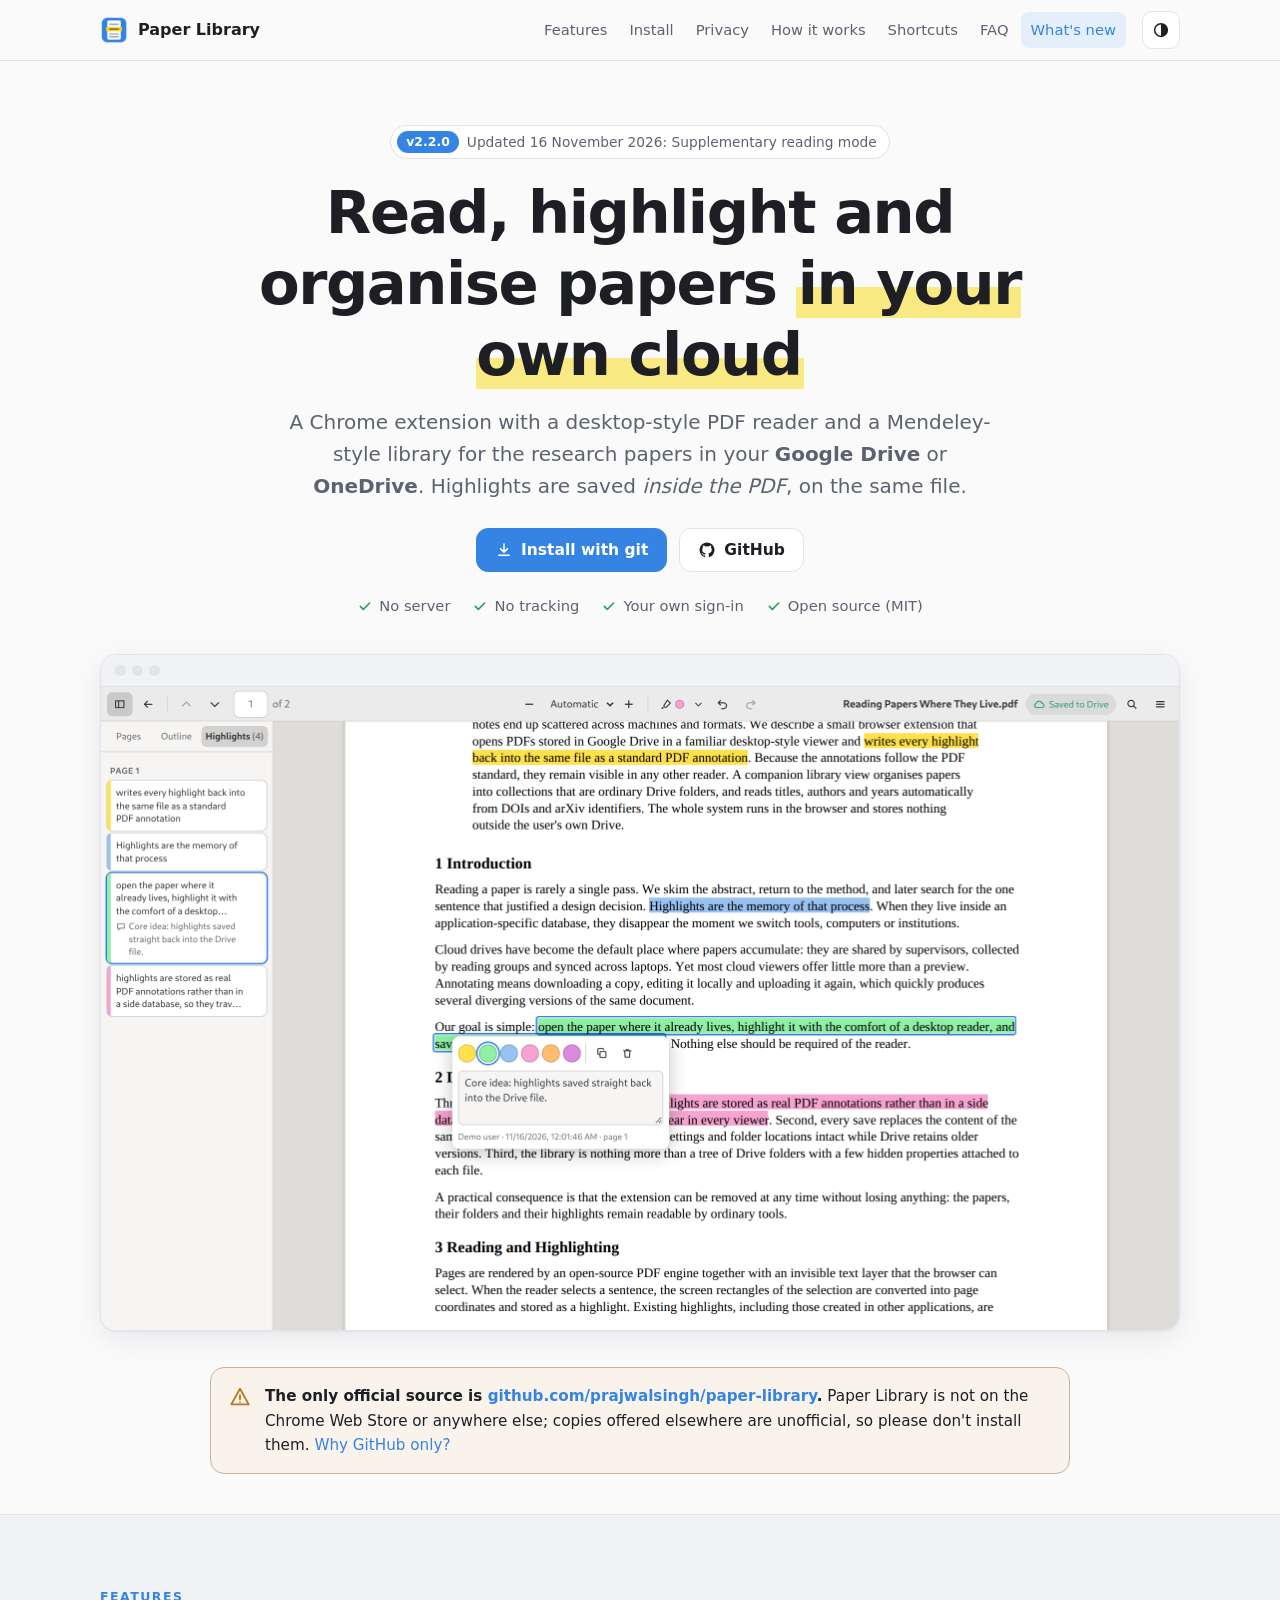
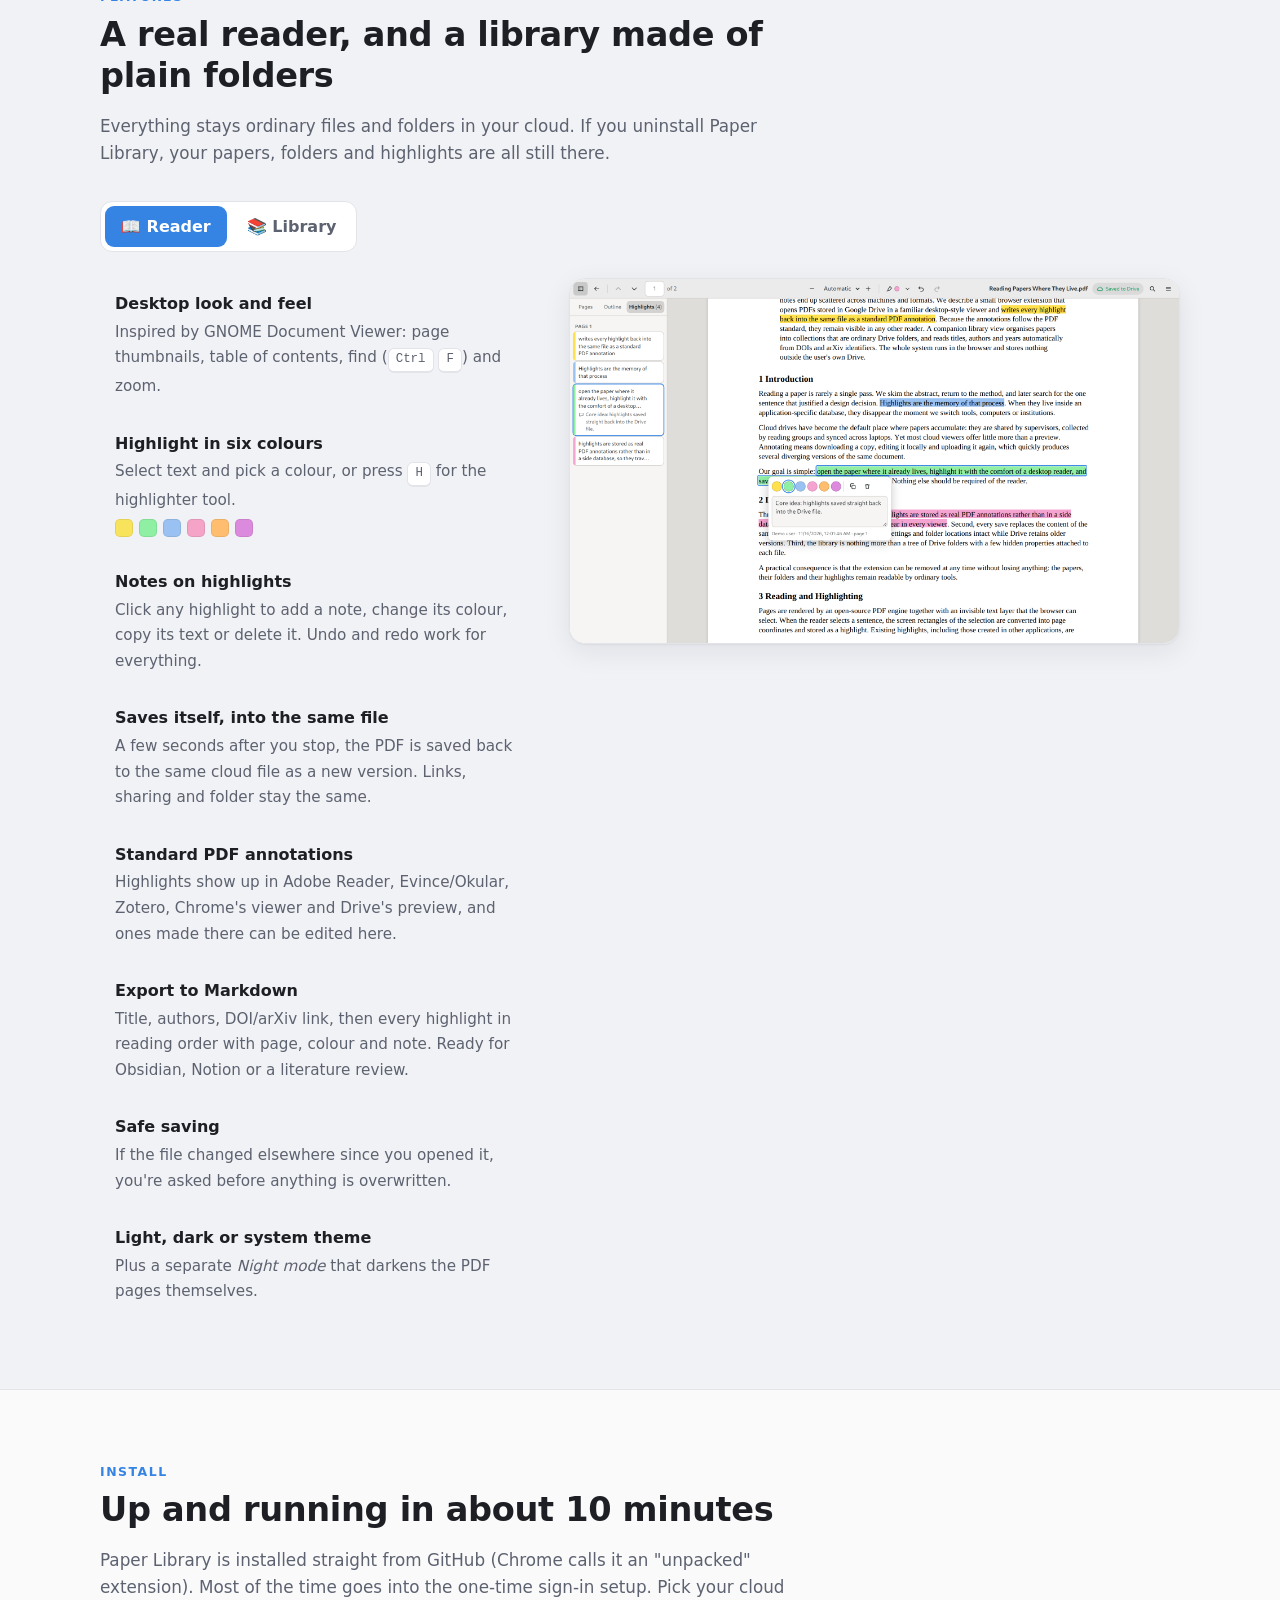
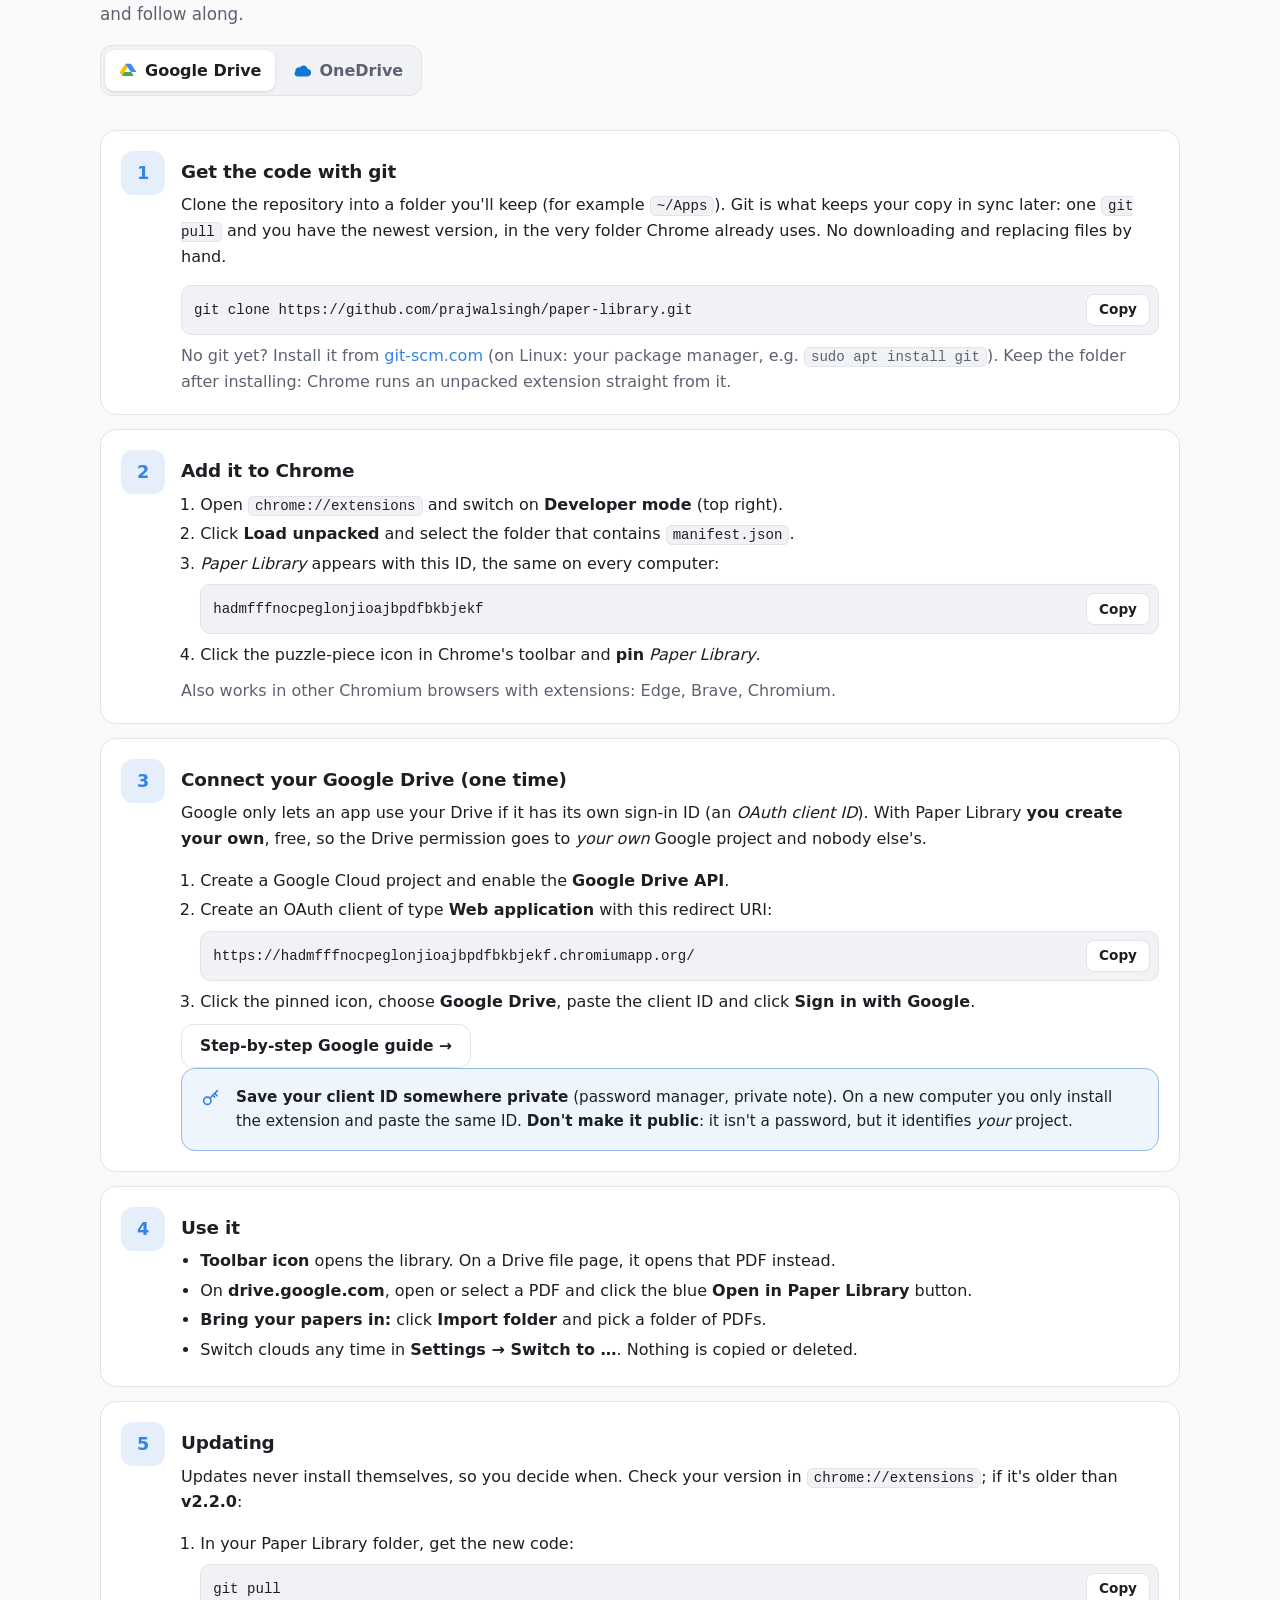
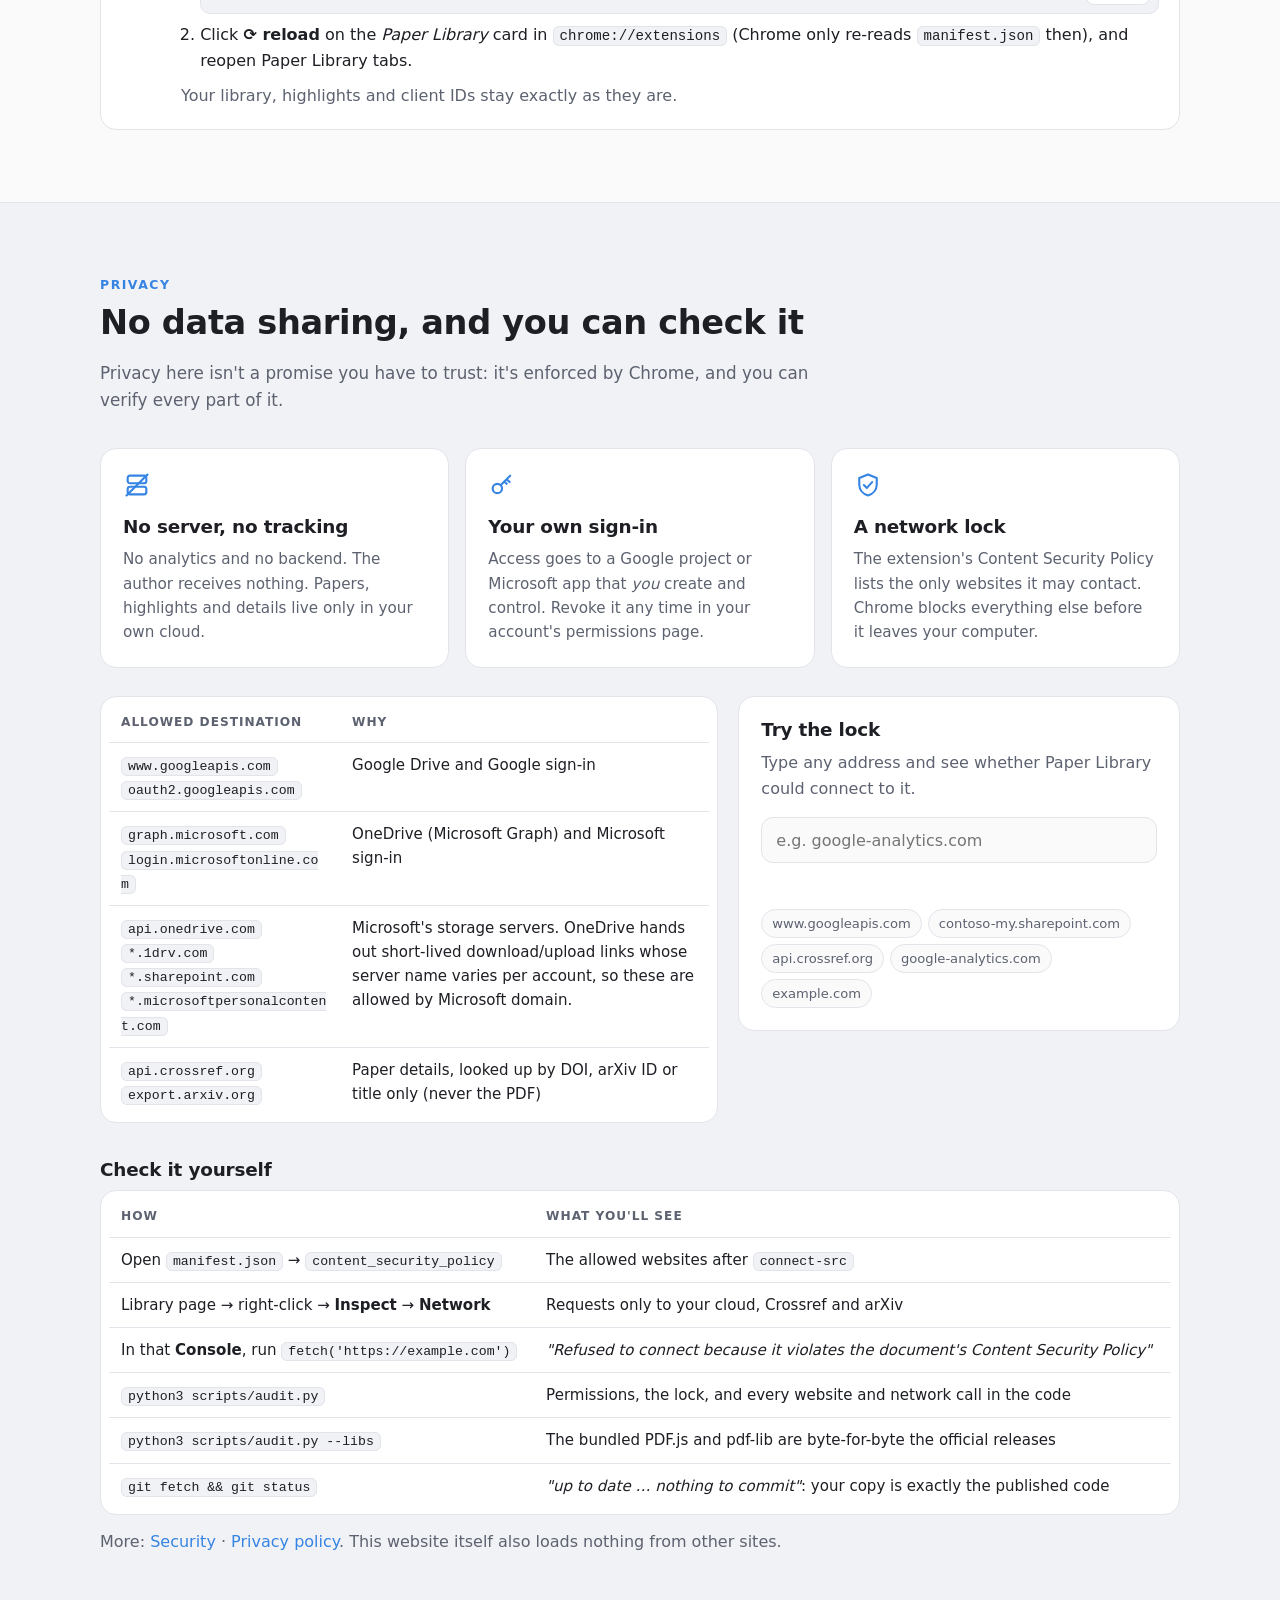
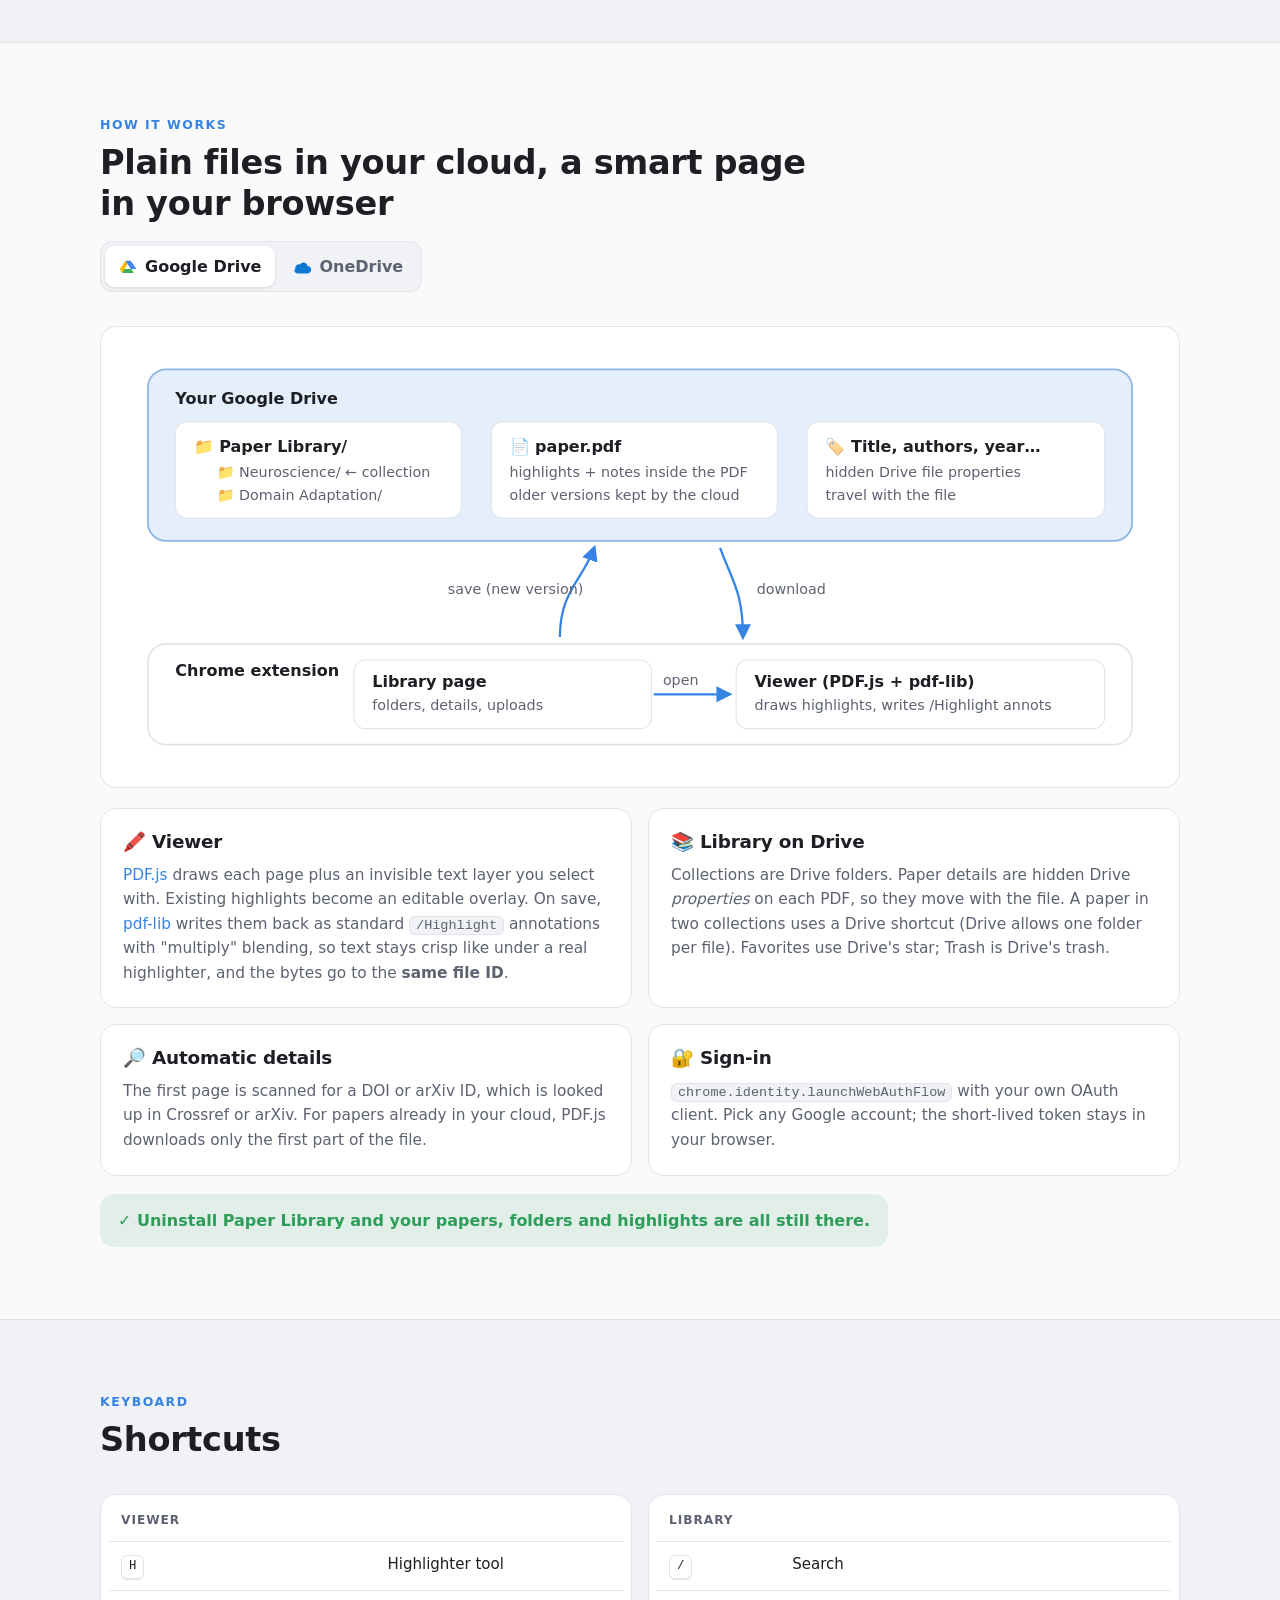
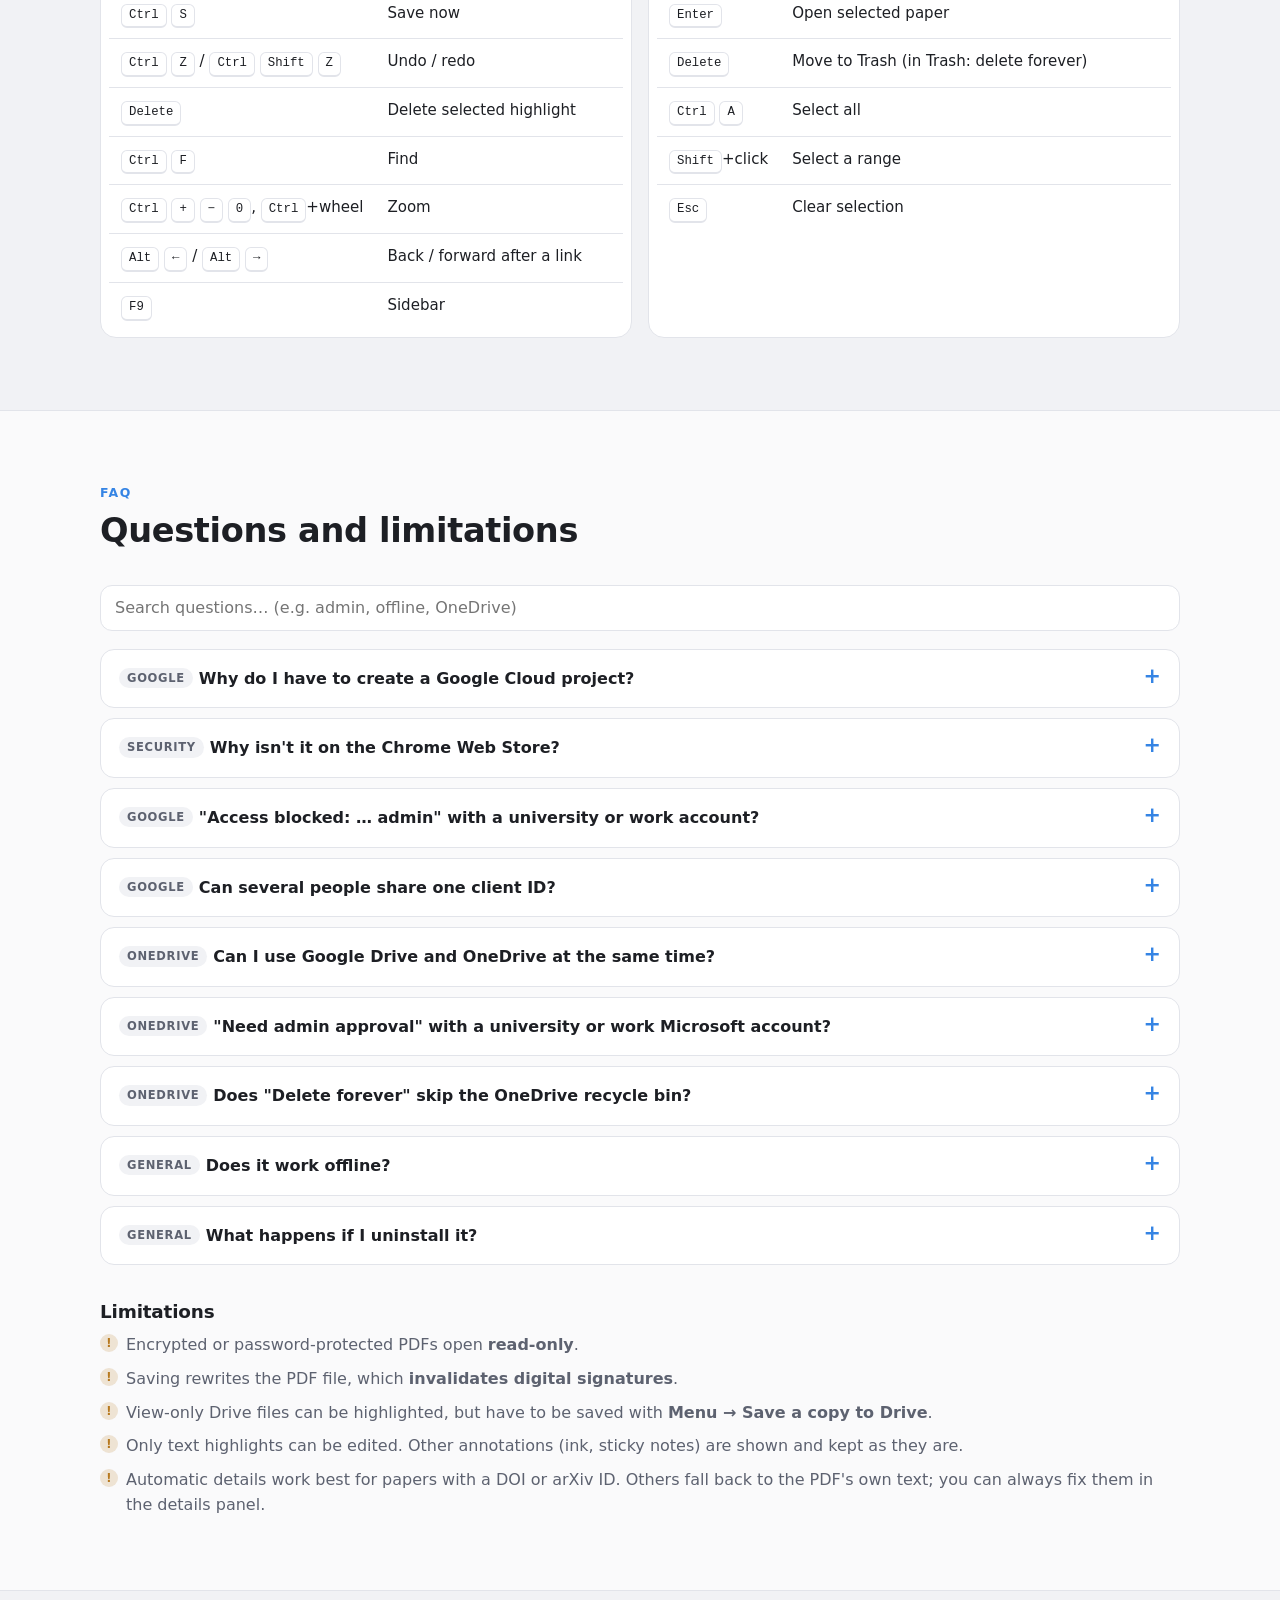
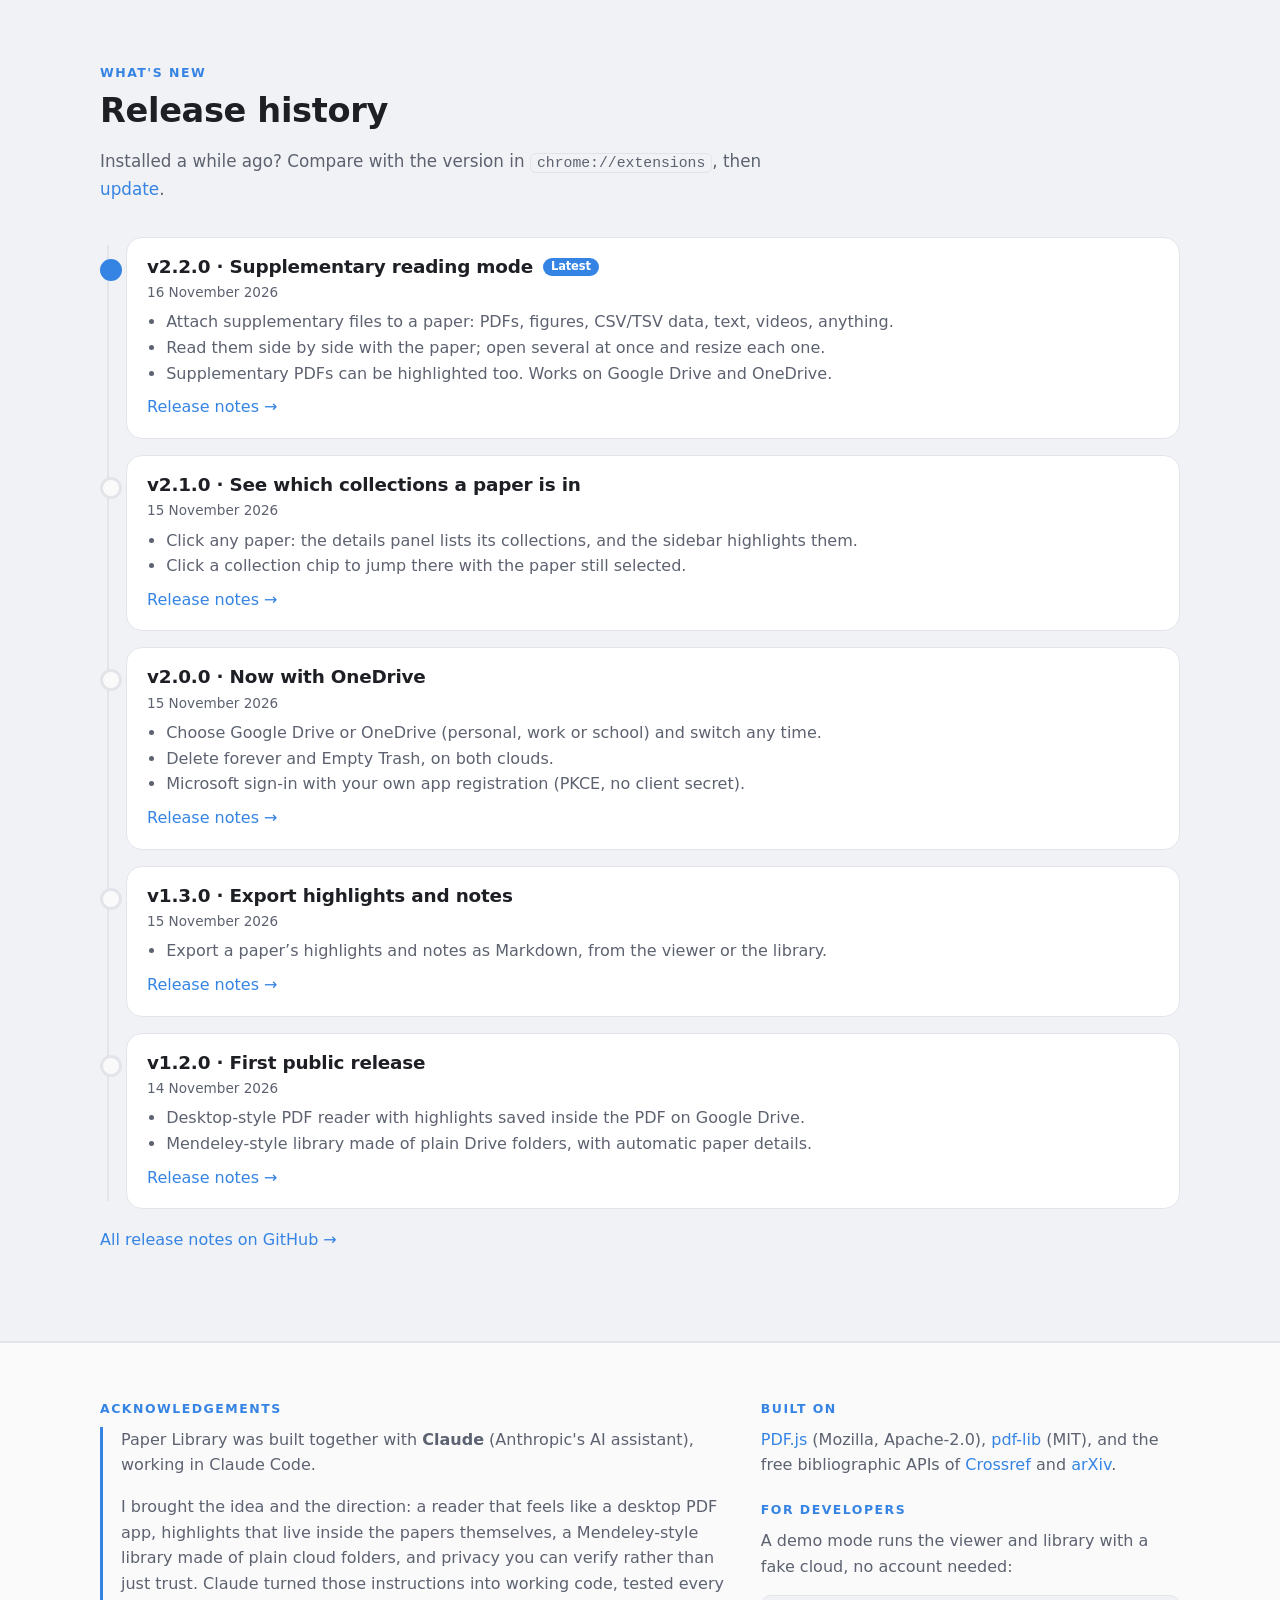
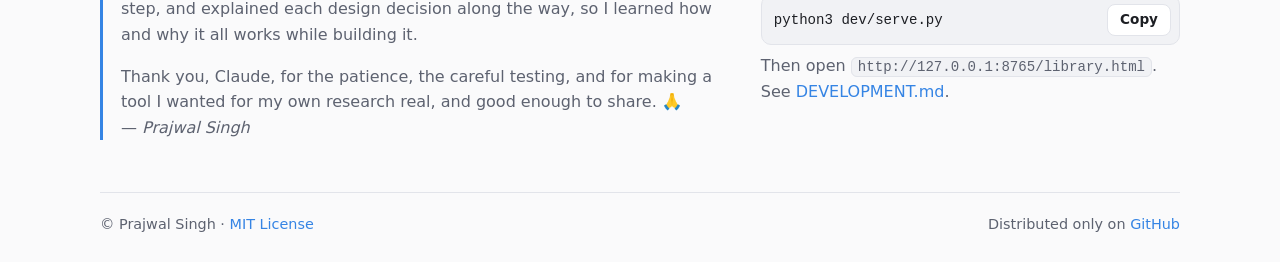
<file: docs/index.html>
<!doctype html>
<html lang="en">
<head>
<meta charset="utf-8">
<meta name="viewport" content="width=device-width, initial-scale=1">
<title>Paper Library: read and highlight papers in your Google Drive or OneDrive</title>
<meta name="description" content="A Chrome extension with a desktop-style PDF reader and a Mendeley-style library for the research papers in your own Google Drive or OneDrive. Highlights saved inside the PDF. No server, no tracking.">
<link rel="icon" href="assets/icon128.png">
<!-- This page loads nothing from other websites: no fonts, scripts, analytics or trackers. -->
<meta http-equiv="Content-Security-Policy" content="default-src 'self'; img-src 'self' data:; style-src 'unsafe-inline'; script-src 'unsafe-inline'; connect-src 'none'; frame-src 'none'; base-uri 'none'; form-action 'none'">
<style>
:root {
  --bg: #fafafb; --bg-elev: #ffffff; --bg-sunk: #f1f2f5; --fg: #1d1f24; --muted: #5d6270; --border: #e2e4ea;
  --accent: #3584e4; --accent-fg: #ffffff; --accent-soft: #e5effc; --good: #2e9d5a; --warn: #b7791f;
  --hl-yellow: #f8e45c; --hl-green: #8ff0a4; --hl-blue: #99c1f1; --hl-pink: #f5a3c7;
  --shadow: 0 1px 2px rgb(0 0 0 / 0.05), 0 8px 28px rgb(20 30 60 / 0.08);
  --radius: 16px;
  color-scheme: light;
}
@media (prefers-color-scheme: dark) {
  :root:not([data-theme="light"]) {
    --bg: #17181c; --bg-elev: #212227; --bg-sunk: #1b1c20; --fg: #eceef2; --muted: #a2a7b3; --border: #33353c;
    --accent: #78aeed; --accent-fg: #0f1a2b; --accent-soft: #1f2b3d; --good: #57d18a; --warn: #f0b04e;
    --shadow: 0 1px 2px rgb(0 0 0 / 0.3), 0 8px 28px rgb(0 0 0 / 0.35);
    color-scheme: dark;
  }
}
:root[data-theme="dark"] {
  --bg: #17181c; --bg-elev: #212227; --bg-sunk: #1b1c20; --fg: #eceef2; --muted: #a2a7b3; --border: #33353c;
  --accent: #78aeed; --accent-fg: #0f1a2b; --accent-soft: #1f2b3d; --good: #57d18a; --warn: #f0b04e;
  --shadow: 0 1px 2px rgb(0 0 0 / 0.3), 0 8px 28px rgb(0 0 0 / 0.35);
  color-scheme: dark;
}
* { box-sizing: border-box; }
html { scroll-behavior: smooth; scroll-padding-top: 76px; }
@media (prefers-reduced-motion: reduce) { html { scroll-behavior: auto; } * { transition: none !important; animation: none !important; } }
body {
  margin: 0; background: var(--bg); color: var(--fg);
  font: 16px/1.6 ui-sans-serif, system-ui, -apple-system, "Segoe UI", Cantarell, Ubuntu, Roboto, "Helvetica Neue", Arial, sans-serif;
  -webkit-font-smoothing: antialiased;
}
a { color: var(--accent); text-decoration: none; }
a:hover { text-decoration: underline; }
code, kbd, pre { font-family: ui-monospace, "SF Mono", "Cascadia Mono", "JetBrains Mono", Menlo, Consolas, monospace; font-size: 0.88em; }
code { background: var(--bg-sunk); border: 1px solid var(--border); border-radius: 6px; padding: 1px 6px; overflow-wrap: anywhere; }
kbd { display: inline-block; min-width: 1.8em; text-align: center; padding: 1px 7px; border-radius: 6px; border: 1px solid var(--border); border-bottom-width: 2px; background: var(--bg-elev); font-size: 0.82em; white-space: nowrap; }
h1, h2, h3 { line-height: 1.2; margin: 0 0 0.5em; letter-spacing: -0.01em; }
h2 { font-size: clamp(1.6rem, 3vw, 2.1rem); }
h3 { font-size: 1.15rem; }
p { margin: 0 0 1em; }
.wrap { max-width: 1120px; margin: 0 auto; padding: 0 20px; }
.muted { color: var(--muted); }
.eyebrow { font-size: 0.78rem; font-weight: 700; letter-spacing: 0.12em; text-transform: uppercase; color: var(--accent); margin-bottom: 8px; }
.mark { background: linear-gradient(transparent 55%, color-mix(in srgb, var(--hl-yellow) 75%, transparent) 55%); padding: 0 2px; }
:root[data-theme="dark"] .mark { background: linear-gradient(transparent 55%, color-mix(in srgb, var(--hl-yellow) 35%, transparent) 55%); }
@media (prefers-color-scheme: dark) { :root:not([data-theme="light"]) .mark { background: linear-gradient(transparent 55%, color-mix(in srgb, var(--hl-yellow) 35%, transparent) 55%); } }

/* ---------- Top bar ---------- */
.topbar { position: sticky; top: 0; z-index: 20; background: color-mix(in srgb, var(--bg) 82%, transparent); backdrop-filter: saturate(1.6) blur(12px); border-bottom: 1px solid var(--border); }
.topbar .wrap { display: flex; align-items: center; gap: 16px; height: 60px; }
.brand { display: flex; align-items: center; gap: 10px; font-weight: 700; color: var(--fg); white-space: nowrap; }
.brand img { width: 28px; height: 28px; }
.nav { display: flex; gap: 2px; margin-left: auto; }
.nav a { color: var(--muted); padding: 6px 10px; border-radius: 8px; font-size: 0.92rem; font-weight: 500; }
.nav a:hover { color: var(--fg); background: var(--bg-sunk); text-decoration: none; }
.nav a.active { color: var(--accent); background: var(--accent-soft); }
.icon-btn { display: inline-grid; place-items: center; width: 38px; height: 38px; border-radius: 10px; border: 1px solid var(--border); background: var(--bg-elev); color: var(--fg); cursor: pointer; }
.icon-btn:hover { border-color: var(--accent); }
.icon-btn svg { width: 18px; height: 18px; }
#menuBtn { display: none; }
@media (max-width: 880px) {
  #menuBtn { display: inline-grid; margin-left: auto; }
  .nav { display: none; position: absolute; top: 60px; left: 0; right: 0; flex-direction: column; padding: 8px 16px 14px; background: var(--bg-elev); border-bottom: 1px solid var(--border); box-shadow: var(--shadow); }
  .nav.open { display: flex; }
  .nav a { padding: 10px 12px; }
}

/* ---------- Buttons ---------- */
.btn { display: inline-flex; align-items: center; gap: 8px; height: 44px; padding: 0 18px; border-radius: 12px; font-weight: 600; font-size: 0.97rem; border: 1px solid var(--border); background: var(--bg-elev); color: var(--fg); cursor: pointer; }
.btn:hover { text-decoration: none; border-color: var(--accent); }
.btn.primary { background: var(--accent); border-color: var(--accent); color: var(--accent-fg); }
.btn.primary:hover { filter: brightness(1.06); }
.btn svg { width: 18px; height: 18px; }

/* ---------- Hero ---------- */
.hero { padding: 64px 0 40px; position: relative; overflow: hidden; }
.hero::before {
  content: ''; position: absolute; inset: -40% -10% auto; height: 620px; z-index: -1;
  background: radial-gradient(closest-side, color-mix(in srgb, var(--accent) 18%, transparent), transparent 70%);
}
.hero-grid { display: grid; grid-template-columns: 1fr; gap: 36px; text-align: center; }
.pill { display: inline-flex; align-items: center; gap: 8px; padding: 5px 12px 5px 6px; border-radius: 999px; border: 1px solid var(--border); background: var(--bg-elev); font-size: 0.86rem; color: var(--muted); }
.pill b { background: var(--accent); color: var(--accent-fg); border-radius: 999px; padding: 1px 9px; font-size: 0.78rem; }
.pill:hover { text-decoration: none; border-color: var(--accent); }
.hero h1 { font-size: clamp(2.2rem, 5.4vw, 3.7rem); margin: 18px auto 16px; max-width: 900px; letter-spacing: -0.025em; }
.hero .lead { font-size: clamp(1.05rem, 2vw, 1.25rem); color: var(--muted); max-width: 720px; margin: 0 auto 26px; }
.cta { display: flex; gap: 12px; justify-content: center; flex-wrap: wrap; }
.trust { display: flex; gap: 10px 22px; justify-content: center; flex-wrap: wrap; margin-top: 22px; color: var(--muted); font-size: 0.92rem; }
.trust span { display: inline-flex; align-items: center; gap: 6px; }
.trust svg { width: 16px; height: 16px; color: var(--good); }
.shot-frame { border-radius: var(--radius); border: 1px solid var(--border); background: var(--bg-elev); box-shadow: var(--shadow); overflow: hidden; }
.shot-frame .chrome { display: flex; gap: 6px; padding: 10px 14px; border-bottom: 1px solid var(--border); background: var(--bg-sunk); }
.shot-frame .chrome i { width: 11px; height: 11px; border-radius: 50%; background: var(--border); }
.shot-frame img { display: block; width: 100%; height: auto; cursor: zoom-in; }

/* ---------- Sections ---------- */
section { padding: 72px 0; }
section.alt { background: var(--bg-sunk); border-block: 1px solid var(--border); }
.section-head { max-width: 720px; margin-bottom: 34px; }
.section-head p { color: var(--muted); font-size: 1.05rem; }
.card { background: var(--bg-elev); border: 1px solid var(--border); border-radius: var(--radius); padding: 22px; }
.notice { display: flex; gap: 14px; align-items: flex-start; padding: 16px 18px; border-radius: 14px; border: 1px solid color-mix(in srgb, var(--warn) 45%, var(--border)); background: color-mix(in srgb, var(--warn) 9%, var(--bg-elev)); font-size: 0.95rem; text-align: left; }
.notice svg { width: 22px; height: 22px; flex: none; color: var(--warn); margin-top: 2px; }
.notice.info { border-color: color-mix(in srgb, var(--accent) 45%, var(--border)); background: color-mix(in srgb, var(--accent) 8%, var(--bg-elev)); }
.notice.info svg { color: var(--accent); }
.notice p:last-child { margin: 0; }

/* Features */
.tabs { display: inline-flex; gap: 4px; padding: 4px; border-radius: 12px; background: var(--bg-elev); border: 1px solid var(--border); margin-bottom: 26px; flex-wrap: wrap; }
.tabs button { border: none; background: none; color: var(--muted); font: inherit; font-weight: 600; padding: 8px 16px; border-radius: 9px; cursor: pointer; }
.tabs button[aria-selected="true"] { background: var(--accent); color: var(--accent-fg); }
.feature-panel { display: grid; grid-template-columns: minmax(0, 5fr) minmax(0, 7fr); gap: 32px; align-items: start; }
.feature-panel[hidden] { display: none; }
@media (max-width: 900px) { .feature-panel { grid-template-columns: 1fr; } }
.flist { list-style: none; margin: 0; padding: 0; display: grid; gap: 6px; }
.flist li { padding: 12px 14px; border-radius: 12px; border: 1px solid transparent; cursor: default; }
.flist li:hover { background: var(--bg-elev); border-color: var(--border); }
.flist b { display: block; margin-bottom: 2px; }
.flist span { color: var(--muted); font-size: 0.95rem; }
.feature-shots { display: grid; gap: 16px; position: sticky; top: 84px; }
.swatches { display: flex; gap: 6px; margin-top: 6px; }
.swatches i { width: 18px; height: 18px; border-radius: 5px; border: 1px solid rgb(0 0 0 / 0.08); }

/* Install */
.seg { display: inline-flex; padding: 4px; gap: 4px; border-radius: 12px; border: 1px solid var(--border); background: var(--bg-sunk); }
.seg button { display: inline-flex; align-items: center; gap: 8px; border: none; background: none; font: inherit; font-weight: 600; color: var(--muted); padding: 8px 14px; border-radius: 9px; cursor: pointer; }
.seg button[aria-pressed="true"] { background: var(--bg-elev); color: var(--fg); box-shadow: 0 1px 3px rgb(0 0 0 / 0.12); }
.seg svg { width: 18px; height: 18px; }
.steps { counter-reset: step; display: grid; gap: 14px; margin-top: 22px; }
.step { display: grid; grid-template-columns: 44px minmax(0, 1fr); gap: 16px; padding: 20px; border-radius: var(--radius); border: 1px solid var(--border); background: var(--bg-elev); }
.step::before { counter-increment: step; content: counter(step); display: grid; place-items: center; width: 44px; height: 44px; border-radius: 12px; background: var(--accent-soft); color: var(--accent); font-weight: 800; font-size: 1.1rem; }
.step h3 { margin-top: 10px; }
.step ol, .step ul { margin: 0 0 0.6em; padding-left: 1.2em; }
.step li { margin: 4px 0; }
.step p:last-child, .step ul:last-child, .step ol:last-child { margin-bottom: 0; }
.copy-row { display: flex; align-items: center; gap: 8px; margin: 8px 0; padding: 8px 8px 8px 12px; border-radius: 10px; background: var(--bg-sunk); border: 1px solid var(--border); }
.copy-row code { background: none; border: none; padding: 0; flex: 1; min-width: 0; }
.copy-btn { flex: none; height: 32px; padding: 0 12px; border-radius: 8px; border: 1px solid var(--border); background: var(--bg-elev); color: var(--fg); font: inherit; font-size: 0.85rem; font-weight: 600; cursor: pointer; }
.copy-btn:hover { border-color: var(--accent); }
.copy-btn.done { color: var(--good); border-color: var(--good); }
.cloud-only[hidden] { display: none; }
.two { display: grid; grid-template-columns: 1fr 1fr; gap: 16px; }
@media (max-width: 760px) { .two { grid-template-columns: 1fr; } }

/* Privacy */
.privacy-grid { display: grid; grid-template-columns: repeat(3, 1fr); gap: 16px; margin-bottom: 28px; }
@media (max-width: 860px) { .privacy-grid { grid-template-columns: 1fr; } }
.privacy-grid .card svg { width: 28px; height: 28px; color: var(--accent); margin-bottom: 10px; }
.privacy-grid .card p { color: var(--muted); margin: 0; font-size: 0.95rem; }
.lock { display: grid; grid-template-columns: minmax(0, 7fr) minmax(0, 5fr); gap: 20px; align-items: start; }
@media (max-width: 900px) { .lock { grid-template-columns: 1fr; } }
table { width: 100%; border-collapse: collapse; font-size: 0.94rem; }
th, td { text-align: left; padding: 10px 12px; border-bottom: 1px solid var(--border); vertical-align: top; }
th { font-size: 0.76rem; letter-spacing: 0.08em; text-transform: uppercase; color: var(--muted); }
tr:last-child td { border-bottom: none; }
.table-card { padding: 6px 8px; overflow-x: auto; }
.checker input { width: 100%; height: 46px; padding: 0 14px; border-radius: 12px; border: 1px solid var(--border); background: var(--bg); color: var(--fg); font: inherit; outline: none; }
.checker input:focus { border-color: var(--accent); box-shadow: 0 0 0 3px var(--accent-soft); }
.verdict { margin-top: 12px; padding: 12px 14px; border-radius: 12px; font-weight: 600; display: flex; gap: 10px; align-items: flex-start; }
.verdict.ok { background: color-mix(in srgb, var(--good) 13%, transparent); color: var(--good); }
.verdict.no { background: color-mix(in srgb, #e01b24 12%, transparent); color: #e5484d; }
.verdict small { display: block; font-weight: 400; color: var(--muted); margin-top: 2px; }
.chips { display: flex; flex-wrap: wrap; gap: 6px; margin-top: 10px; }
.chips button { border: 1px solid var(--border); background: var(--bg); color: var(--muted); border-radius: 999px; padding: 3px 10px; font: inherit; font-size: 0.82rem; cursor: pointer; }
.chips button:hover { color: var(--fg); border-color: var(--accent); }

/* How it works */
.diagram { padding: 24px; }
.diagram svg { width: 100%; height: auto; display: block; }
.diagram text { fill: var(--fg); font: 600 14px ui-sans-serif, system-ui, sans-serif; }
.diagram .sub { fill: var(--muted); font-weight: 400; font-size: 12.5px; }
.diagram .box { fill: var(--bg-elev); stroke: var(--border); stroke-width: 1.5; }
.diagram .cloudbox { fill: var(--accent-soft); stroke: color-mix(in srgb, var(--accent) 50%, var(--border)); stroke-width: 1.5; }
.diagram .arrow { stroke: var(--accent); stroke-width: 2; fill: none; marker-end: url(#arr); }
.diagram .file { fill: var(--bg-elev); stroke: var(--border); }
.how-list { display: grid; grid-template-columns: repeat(2, 1fr); gap: 16px; margin-top: 20px; }
@media (max-width: 760px) { .how-list { grid-template-columns: 1fr; } }
.how-list .card h3 { display: flex; align-items: center; gap: 8px; }
.how-list .card p { color: var(--muted); margin: 0; font-size: 0.96rem; }
.badge { display: inline-block; margin-left: 6px; padding: 1px 8px; border-radius: 999px; font-size: 11px; font-weight: 700; vertical-align: 2px; background: color-mix(in srgb, var(--accent) 16%, transparent); color: var(--accent); }
.badge-big { display: inline-flex; padding: 14px 18px; border-radius: 14px; background: color-mix(in srgb, var(--good) 12%, transparent); color: var(--good); font-weight: 700; margin-top: 18px; }

/* Shortcuts */
.kgrid { display: grid; grid-template-columns: 1fr 1fr; gap: 16px; }
@media (max-width: 760px) { .kgrid { grid-template-columns: 1fr; } }
.kgrid td:first-child { white-space: nowrap; width: 1%; }

/* FAQ */
.faq-tools { display: flex; gap: 12px; margin-bottom: 18px; }
.faq-tools input { flex: 1; height: 46px; padding: 0 14px; border-radius: 12px; border: 1px solid var(--border); background: var(--bg-elev); color: var(--fg); font: inherit; outline: none; }
.faq-tools input:focus { border-color: var(--accent); box-shadow: 0 0 0 3px var(--accent-soft); }
details.qa { border: 1px solid var(--border); border-radius: 14px; background: var(--bg-elev); margin-bottom: 10px; }
details.qa summary { list-style: none; cursor: pointer; padding: 16px 18px; font-weight: 600; display: flex; justify-content: space-between; gap: 12px; }
details.qa summary::-webkit-details-marker { display: none; }
details.qa summary::after { content: '+'; color: var(--accent); font-size: 1.3rem; line-height: 1; transition: transform 0.15s; }
details.qa[open] summary::after { transform: rotate(45deg); }
details.qa .a { padding: 0 18px 16px; color: var(--muted); }
details.qa .a p:last-child { margin: 0; }
.tag { display: inline-block; font-size: 0.72rem; font-weight: 700; letter-spacing: 0.06em; text-transform: uppercase; padding: 1px 8px; border-radius: 999px; background: var(--bg-sunk); color: var(--muted); margin-right: 6px; vertical-align: 2px; }
.limits { list-style: none; padding: 0; margin: 0; display: grid; gap: 8px; }
.limits li { padding-left: 26px; position: relative; color: var(--muted); }
.limits li::before { content: '!'; position: absolute; left: 0; top: 2px; width: 18px; height: 18px; border-radius: 50%; display: grid; place-items: center; font-size: 0.72rem; font-weight: 800; background: color-mix(in srgb, var(--warn) 18%, transparent); color: var(--warn); }

/* Releases */
.timeline { position: relative; display: grid; gap: 16px; padding-left: 26px; }
.timeline::before { content: ''; position: absolute; left: 7px; top: 8px; bottom: 8px; width: 2px; background: var(--border); }
.rel { position: relative; }
.rel::before { content: ''; position: absolute; left: -26px; top: 22px; width: 16px; height: 16px; border-radius: 50%; background: var(--bg); border: 3px solid var(--border); }
.rel.latest::before { border-color: var(--accent); background: var(--accent); }
.rel .card { padding: 18px 20px; }
.rel h3 { display: flex; align-items: center; gap: 10px; flex-wrap: wrap; margin-bottom: 4px; }
.rel .date { font-size: 0.85rem; font-weight: 500; color: var(--muted); }
.rel ul { margin: 6px 0 8px; padding-left: 1.2em; color: var(--muted); }
.new-tag { font-size: 0.72rem; padding: 2px 8px; border-radius: 999px; background: var(--accent); color: var(--accent-fg); }

/* Footer */
footer { padding: 56px 0 40px; border-top: 1px solid var(--border); }
.thanks { display: grid; grid-template-columns: minmax(0, 3fr) minmax(0, 2fr); gap: 32px; }
@media (max-width: 860px) { .thanks { grid-template-columns: 1fr; } }
.thanks blockquote { margin: 0; padding: 0 0 0 18px; border-left: 3px solid var(--accent); color: var(--muted); }
.foot-bottom { display: flex; justify-content: space-between; flex-wrap: wrap; gap: 12px; margin-top: 36px; padding-top: 20px; border-top: 1px solid var(--border); color: var(--muted); font-size: 0.9rem; }

/* Lightbox */
dialog#lightbox { border: none; padding: 0; background: transparent; max-width: 96vw; max-height: 94vh; }
dialog#lightbox::backdrop { background: rgb(0 0 0 / 0.75); }
dialog#lightbox img { display: block; max-width: 96vw; max-height: 88vh; border-radius: 12px; }
dialog#lightbox p { color: #ddd; text-align: center; margin: 10px 0 0; font-size: 0.92rem; }

.reveal { opacity: 0; transform: translateY(14px); transition: opacity 0.5s ease, transform 0.5s ease; }
.reveal.in { opacity: 1; transform: none; }
.sr-only { position: absolute; width: 1px; height: 1px; overflow: hidden; clip: rect(0 0 0 0); white-space: nowrap; }
</style>
</head>
<body>

<!-- SVG icons, reused below with <use href="#…"> -->
<svg width="0" height="0" style="position:absolute" aria-hidden="true">
  <symbol id="i-check" viewBox="0 0 24 24"><path fill="none" stroke="currentColor" stroke-width="2.4" stroke-linecap="round" stroke-linejoin="round" d="M5 12.5l4.5 4.5L19 7.5"/></symbol>
  <symbol id="i-down" viewBox="0 0 24 24"><path fill="none" stroke="currentColor" stroke-width="2" stroke-linecap="round" stroke-linejoin="round" d="M12 4v11m0 0l-4.5-4.5M12 15l4.5-4.5M5 19h14"/></symbol>
  <symbol id="i-gh" viewBox="0 0 24 24"><path fill="currentColor" d="M12 2a10 10 0 0 0-3.16 19.49c.5.09.68-.22.68-.48v-1.7c-2.78.6-3.37-1.34-3.37-1.34-.45-1.16-1.11-1.47-1.11-1.47-.91-.62.07-.6.07-.6 1 .07 1.53 1.03 1.53 1.03.9 1.52 2.34 1.08 2.91.83.09-.65.35-1.08.63-1.33-2.22-.25-4.55-1.11-4.55-4.94 0-1.09.39-1.98 1.03-2.68-.1-.25-.45-1.27.1-2.65 0 0 .84-.27 2.75 1.02a9.5 9.5 0 0 1 5 0c1.91-1.29 2.75-1.02 2.75-1.02.55 1.38.2 2.4.1 2.65.64.7 1.03 1.59 1.03 2.68 0 3.84-2.34 4.68-4.57 4.93.36.31.68.92.68 1.85v2.74c0 .27.18.58.69.48A10 10 0 0 0 12 2z"/></symbol>
  <symbol id="i-sun" viewBox="0 0 24 24"><g fill="none" stroke="currentColor" stroke-width="2" stroke-linecap="round"><circle cx="12" cy="12" r="4"/><path d="M12 2v2M12 20v2M4.9 4.9l1.4 1.4M17.7 17.7l1.4 1.4M2 12h2M20 12h2M4.9 19.1l1.4-1.4M17.7 6.3l1.4-1.4"/></g></symbol>
  <symbol id="i-moon" viewBox="0 0 24 24"><path fill="none" stroke="currentColor" stroke-width="2" stroke-linejoin="round" d="M20 14.5A8 8 0 0 1 9.5 4a8 8 0 1 0 10.5 10.5z"/></symbol>
  <symbol id="i-auto" viewBox="0 0 24 24"><g fill="none" stroke="currentColor" stroke-width="2"><circle cx="12" cy="12" r="8.5"/></g><path fill="currentColor" d="M12 3.5a8.5 8.5 0 0 1 0 17z"/></symbol>
  <symbol id="i-menu" viewBox="0 0 24 24"><path fill="none" stroke="currentColor" stroke-width="2" stroke-linecap="round" d="M4 7h16M4 12h16M4 17h16"/></symbol>
  <symbol id="i-warn" viewBox="0 0 24 24"><g fill="none" stroke="currentColor" stroke-width="2" stroke-linecap="round" stroke-linejoin="round"><path d="M12 3l9.5 17h-19z"/><path d="M12 10v4.5M12 17.5v.01"/></g></symbol>
  <symbol id="i-info" viewBox="0 0 24 24"><g fill="none" stroke="currentColor" stroke-width="2" stroke-linecap="round"><circle cx="12" cy="12" r="9"/><path d="M12 11v5.5M12 7.5v.01"/></g></symbol>
  <symbol id="i-server" viewBox="0 0 24 24"><g fill="none" stroke="currentColor" stroke-width="1.8" stroke-linecap="round"><rect x="4" y="4" width="16" height="6.5" rx="2"/><rect x="4" y="13.5" width="16" height="6.5" rx="2"/><path d="M3 21L21 3"/></g></symbol>
  <symbol id="i-key" viewBox="0 0 24 24"><g fill="none" stroke="currentColor" stroke-width="1.8" stroke-linecap="round" stroke-linejoin="round"><circle cx="8" cy="15" r="4"/><path d="M11 12l8-8M16 7l2.5 2.5M14 9l2 2"/></g></symbol>
  <symbol id="i-shield" viewBox="0 0 24 24"><g fill="none" stroke="currentColor" stroke-width="1.8" stroke-linejoin="round"><path d="M12 3l7.5 3v5.5c0 4.5-3.2 8.2-7.5 9.5-4.3-1.3-7.5-5-7.5-9.5V6z"/><path d="M8.5 12l2.5 2.5 4.5-5" stroke-linecap="round"/></g></symbol>
  <symbol id="i-drive" viewBox="0 0 24 24"><path fill="#34a853" d="M4.4 20h15.2l-3.1-5.4H1.3z" opacity=".95"/><path fill="#fbbc04" d="M8.3 3.6L1.3 14.6 4.4 20l7-12z"/><path fill="#4285f4" d="M15.7 3.6H8.3l7.6 11h7.4z"/></symbol>
  <symbol id="i-onedrive" viewBox="0 0 24 24"><path fill="#0f78d4" d="M19.6 10.6a5.6 5.6 0 0 0-10.4-1.9A4.6 4.6 0 0 0 3 13a4 4 0 0 0 .2 1.2A3.6 3.6 0 0 0 5.4 20.5h13.2a4.1 4.1 0 0 0 1-9.9z"/></symbol>
</svg>

<header class="topbar">
  <div class="wrap">
    <a class="brand" href="#top"><img src="assets/icon128.png" alt="">Paper Library</a>
    <button class="icon-btn" id="menuBtn" aria-label="Menu" aria-expanded="false"><svg><use href="#i-menu"/></svg></button>
    <nav class="nav" id="nav">
      <a href="#features">Features</a>
      <a href="#install">Install</a>
      <a href="#privacy">Privacy</a>
      <a href="#how">How it works</a>
      <a href="#shortcuts">Shortcuts</a>
      <a href="#faq">FAQ</a>
      <a href="#releases">What's new</a>
    </nav>
    <button class="icon-btn" id="themeBtn" title="Theme: system" aria-label="Change theme"><svg><use href="#i-auto"/></svg></button>
  </div>
</header>

<main id="top">
  <!-- ================= Hero ================= -->
  <div class="hero">
    <div class="wrap hero-grid">
      <div>
        <a class="pill" href="#releases" id="versionPill"><b>v—</b><span>What's new</span></a>
        <h1>Read, highlight and organise papers <span class="mark">in your own cloud</span></h1>
        <p class="lead">A Chrome extension with a desktop-style PDF reader and a Mendeley-style library for the research papers in your <b>Google Drive</b> or <b>OneDrive</b>. Highlights are saved <i>inside the PDF</i>, on the same file.</p>
        <div class="cta">
          <a class="btn primary" id="dlBtn" href="#install"><svg><use href="#i-down"/></svg>Install with git</a>
          <a class="btn" href="https://github.com/prajwalsingh/paper-library"><svg><use href="#i-gh"/></svg>GitHub</a>
        </div>
        <div class="trust">
          <span><svg><use href="#i-check"/></svg>No server</span>
          <span><svg><use href="#i-check"/></svg>No tracking</span>
          <span><svg><use href="#i-check"/></svg>Your own sign-in</span>
          <span><svg><use href="#i-check"/></svg>Open source (MIT)</span>
        </div>
      </div>
      <div class="shot-frame reveal">
        <div class="chrome"><i></i><i></i><i></i></div>
        <img class="themed" data-light="screenshots/viewer.png" data-dark="screenshots/viewer-dark.png" src="screenshots/viewer.png" width="2160" height="1290" alt="The viewer: highlights in several colours, a note on a highlight, and the highlights list in the sidebar">
      </div>
      <div class="notice" style="max-width:860px;margin:0 auto">
        <svg><use href="#i-warn"/></svg>
        <p><b>The only official source is <a href="https://github.com/prajwalsingh/paper-library">github.com/prajwalsingh/paper-library</a>.</b>
        Paper Library is not on the Chrome Web Store or anywhere else; copies offered elsewhere are unofficial, so please don't install them.
        <a href="https://github.com/prajwalsingh/paper-library/blob/main/docs/SECURITY.md#1-official-source-github-only">Why GitHub only?</a></p>
      </div>
    </div>
  </div>

  <!-- ================= Features ================= -->
  <section id="features" class="alt">
    <div class="wrap">
      <div class="section-head reveal">
        <div class="eyebrow">Features</div>
        <h2>A real reader, and a library made of plain folders</h2>
        <p>Everything stays ordinary files and folders in your cloud. If you uninstall Paper Library, your papers, folders and highlights are all still there.</p>
      </div>
      <div class="tabs" role="tablist">
        <button role="tab" aria-selected="true" data-tab="reader">📖 Reader</button>
        <button role="tab" aria-selected="false" data-tab="library">📚 Library</button>
      </div>

      <div class="feature-panel" data-panel="reader">
        <ul class="flist">
          <li><b>Desktop look and feel</b><span>Inspired by GNOME Document Viewer: page thumbnails, table of contents, find (<kbd>Ctrl</kbd> <kbd>F</kbd>) and zoom.</span></li>
          <li><b>Highlight in six colours</b><span>Select text and pick a colour, or press <kbd>H</kbd> for the highlighter tool.</span><div class="swatches"><i style="background:#f8e45c"></i><i style="background:#8ff0a4"></i><i style="background:#99c1f1"></i><i style="background:#f5a3c7"></i><i style="background:#ffbe6f"></i><i style="background:#dc8add"></i></div></li>
          <li><b>Notes on highlights</b><span>Click any highlight to add a note, change its colour, copy its text or delete it. Undo and redo work for everything.</span></li>
          <li><b>Saves itself, into the same file</b><span>A few seconds after you stop, the PDF is saved back to the same cloud file as a new version. Links, sharing and folder stay the same.</span></li>
          <li><b>Standard PDF annotations</b><span>Highlights show up in Adobe Reader, Evince/Okular, Zotero, Chrome's viewer and Drive's preview, and ones made there can be edited here.</span></li>
          <li><b>Export to Markdown</b><span>Title, authors, DOI/arXiv link, then every highlight in reading order with page, colour and note. Ready for Obsidian, Notion or a literature review.</span></li>
          <li><b>Safe saving</b><span>If the file changed elsewhere since you opened it, you're asked before anything is overwritten.</span></li>
          <li><b>Light, dark or system theme</b><span>Plus a separate <i>Night mode</i> that darkens the PDF pages themselves.</span></li>
        </ul>
        <div class="feature-shots">
          <div class="shot-frame"><img class="themed" data-light="screenshots/viewer.png" data-dark="screenshots/viewer-dark.png" src="screenshots/viewer.png" width="2160" height="1290" alt="The PDF viewer with highlights and notes" loading="lazy"></div>
        </div>
      </div>

      <div class="feature-panel" data-panel="library" hidden>
        <ul class="flist">
          <li><b>Collections are real folders</b><span>Collections and sub-collections are folders under one <code>Paper Library</code> folder in your Drive or OneDrive.</span></li>
          <li><b>Details filled in automatically</b><span>Authors, year, title and source come from the paper's DOI or arXiv ID via the free Crossref and arXiv databases. You can edit everything.</span></li>
          <li><b>Import PDFs or a whole folder</b><span>A folder becomes a collection and its subfolders become sub-collections.</span></li>
          <li><b>Drag and drop</b><span>Drag papers onto a collection to move them; <i>Also add to…</i> lists a paper in a second collection. Drag collections to reorganise them.</span></li>
          <li><b>See where a paper lives</b><span>Click any paper and the details panel lists its collections, while the sidebar highlights them. Click one to jump there.</span></li>
          <li><b>Quick views</b><span>Recently Added, Recently Read, Favorites, Unsorted, Duplicates and Trash, with Restore, Delete forever and Empty Trash.</span></li>
          <li><b>Search and sort</b><span>Search across title, authors, source and year; sort by any column.</span></li>
          <li><b>Supplementary reading <span class="badge">New in 2.2</span></b><span>Attach a paper's supplementary files (PDFs, figures, CSV/TSV data, text, videos, anything) and read them side by side with it. Open several at once, resize each, and highlight supplementary PDFs too.</span></li>
          <li><b>Google Drive or OneDrive</b><span>Personal, work or school accounts. Switch any time in Settings; each cloud keeps its own library.</span></li>
        </ul>
        <div class="feature-shots">
          <div class="shot-frame"><img class="themed" data-light="screenshots/library.png" data-dark="screenshots/library-dark.png" src="screenshots/library.png" width="2160" height="1290" alt="The library: collections in the sidebar and a table of papers" loading="lazy"></div>
          <div class="shot-frame"><img src="screenshots/library-details.png" width="2160" height="1290" alt="The details panel with the paper's collections, title, authors, year and source" loading="lazy"></div>
          <div class="shot-frame"><img src="screenshots/supplementary.png" width="2160" height="1290" alt="Supplementary reading mode: the paper on the left, a data table and a figure open on the right" loading="lazy"></div>
        </div>
      </div>
    </div>
  </section>

  <!-- ================= Install ================= -->
  <section id="install">
    <div class="wrap">
      <div class="section-head reveal">
        <div class="eyebrow">Install</div>
        <h2>Up and running in about 10 minutes</h2>
        <p>Paper Library is installed straight from GitHub (Chrome calls it an "unpacked" extension). Most of the time goes into the one-time sign-in setup. Pick your cloud and follow along.</p>
        <div class="seg" role="group" aria-label="Choose your cloud">
          <button aria-pressed="true" data-cloud="gdrive"><svg><use href="#i-drive"/></svg>Google Drive</button>
          <button aria-pressed="false" data-cloud="onedrive"><svg><use href="#i-onedrive"/></svg>OneDrive</button>
        </div>
      </div>

      <div class="steps">
        <div class="step reveal">
          <div>
            <h3>Get the code with git</h3>
            <p>Clone the repository into a folder you'll keep (for example <code>~/Apps</code>). Git is what keeps your copy in sync later: one <code>git pull</code> and you have the newest version, in the very folder Chrome already uses. No downloading and replacing files by hand.</p>
            <div class="copy-row"><code>git clone https://github.com/prajwalsingh/paper-library.git</code><button class="copy-btn">Copy</button></div>
            <p class="muted">No git yet? Install it from <a href="https://git-scm.com/downloads">git-scm.com</a> (on Linux: your package manager, e.g. <code>sudo apt install git</code>). Keep the folder after installing: Chrome runs an unpacked extension straight from it.</p>
          </div>
        </div>

        <div class="step reveal">
          <div>
            <h3>Add it to Chrome</h3>
            <ol>
              <li>Open <code>chrome://extensions</code> and switch on <b>Developer mode</b> (top right).</li>
              <li>Click <b>Load unpacked</b> and select the folder that contains <code>manifest.json</code>.</li>
              <li><i>Paper Library</i> appears with this ID, the same on every computer:
                <div class="copy-row"><code>hadmfffnocpeglonjioajbpdfbkbjekf</code><button class="copy-btn">Copy</button></div></li>
              <li>Click the puzzle-piece icon in Chrome's toolbar and <b>pin</b> <i>Paper Library</i>.</li>
            </ol>
            <p class="muted">Also works in other Chromium browsers with extensions: Edge, Brave, Chromium.</p>
          </div>
        </div>

        <div class="step reveal">
          <div>
            <h3>Connect your <span class="cloud-name">Google Drive</span> (one time)</h3>
            <div class="cloud-only" data-for="gdrive">
              <p>Google only lets an app use your Drive if it has its own sign-in ID (an <i>OAuth client ID</i>). With Paper Library <b>you create your own</b>, free, so the Drive permission goes to <i>your own</i> Google project and nobody else's.</p>
              <ol>
                <li>Create a Google Cloud project and enable the <b>Google Drive API</b>.</li>
                <li>Create an OAuth client of type <b>Web application</b> with this redirect URI:
                  <div class="copy-row"><code>https://hadmfffnocpeglonjioajbpdfbkbjekf.chromiumapp.org/</code><button class="copy-btn">Copy</button></div></li>
                <li>Click the pinned icon, choose <b>Google Drive</b>, paste the client ID and click <b>Sign in with Google</b>.</li>
              </ol>
              <p><a class="btn" href="https://github.com/prajwalsingh/paper-library/blob/main/docs/SETUP.md">Step-by-step Google guide →</a></p>
            </div>
            <div class="cloud-only" data-for="onedrive" hidden>
              <p>Same idea with Microsoft: you register your own free app in <b>Microsoft Entra</b>, so the OneDrive permission goes to <i>your own</i> app registration. Works with personal, work and school accounts. No client secret is needed.</p>
              <ol>
                <li>Entra → <b>App registrations</b> → <b>New registration</b>.</li>
                <li>Account types: <b>any organizational directory and personal Microsoft accounts</b>.</li>
                <li>Redirect URI, type <b>Single-page application</b>:
                  <div class="copy-row"><code>https://hadmfffnocpeglonjioajbpdfbkbjekf.chromiumapp.org/</code><button class="copy-btn">Copy</button></div></li>
                <li>Copy the <b>Application (client) ID</b>, click the pinned icon, choose <b>OneDrive</b>, paste it and click <b>Sign in with Microsoft</b>.</li>
              </ol>
              <p><a class="btn" href="https://github.com/prajwalsingh/paper-library/blob/main/docs/SETUP-ONEDRIVE.md">Step-by-step OneDrive guide →</a></p>
            </div>
            <div class="notice info">
              <svg><use href="#i-key"/></svg>
              <p><b>Save your client ID somewhere private</b> (password manager, private note). On a new computer you only install the extension and paste the same ID. <b>Don't make it public</b>: it isn't a password, but it identifies <i>your</i> project.</p>
            </div>
          </div>
        </div>

        <div class="step reveal">
          <div>
            <h3>Use it</h3>
            <ul>
              <li><b>Toolbar icon</b> opens the library. On a Drive file page, it opens that PDF instead.</li>
              <li class="cloud-only" data-for="gdrive">On <b>drive.google.com</b>, open or select a PDF and click the blue <b>Open in Paper Library</b> button.</li>
              <li><b>Bring your papers in:</b> click <b>Import folder</b> and pick a folder of PDFs.</li>
              <li>Switch clouds any time in <b>Settings → Switch to …</b>. Nothing is copied or deleted.</li>
            </ul>
          </div>
        </div>

        <div class="step reveal" id="updating">
          <div>
            <h3>Updating</h3>
            <p>Updates never install themselves, so you decide when. Check your version in <code>chrome://extensions</code>; if it's older than <b class="latest-v">the latest</b>:</p>
            <ol>
              <li>In your Paper Library folder, get the new code:<div class="copy-row"><code>git pull</code><button class="copy-btn">Copy</button></div></li>
              <li>Click <b>⟳ reload</b> on the <i>Paper Library</i> card in <code>chrome://extensions</code> (Chrome only re-reads <code>manifest.json</code> then), and reopen Paper Library tabs.</li>
            </ol>
            <p class="muted">Your library, highlights and client IDs stay exactly as they are.</p>
          </div>
        </div>
      </div>
    </div>
  </section>

  <!-- ================= Privacy ================= -->
  <section id="privacy" class="alt">
    <div class="wrap">
      <div class="section-head reveal">
        <div class="eyebrow">Privacy</div>
        <h2>No data sharing, and you can check it</h2>
        <p>Privacy here isn't a promise you have to trust: it's enforced by Chrome, and you can verify every part of it.</p>
      </div>
      <div class="privacy-grid">
        <div class="card reveal"><svg><use href="#i-server"/></svg><h3>No server, no tracking</h3><p>No analytics and no backend. The author receives nothing. Papers, highlights and details live only in your own cloud.</p></div>
        <div class="card reveal"><svg><use href="#i-key"/></svg><h3>Your own sign-in</h3><p>Access goes to a Google project or Microsoft app that <i>you</i> create and control. Revoke it any time in your account's permissions page.</p></div>
        <div class="card reveal"><svg><use href="#i-shield"/></svg><h3>A network lock</h3><p>The extension's Content Security Policy lists the only websites it may contact. Chrome blocks everything else before it leaves your computer.</p></div>
      </div>

      <div class="lock">
        <div class="card table-card reveal">
          <table>
            <thead><tr><th>Allowed destination</th><th>Why</th></tr></thead>
            <tbody>
              <tr><td><code>www.googleapis.com</code> <code>oauth2.googleapis.com</code></td><td>Google Drive and Google sign-in</td></tr>
              <tr><td><code>graph.microsoft.com</code> <code>login.microsoftonline.com</code></td><td>OneDrive (Microsoft Graph) and Microsoft sign-in</td></tr>
              <tr><td><code>api.onedrive.com</code> <code>*.1drv.com</code> <code>*.sharepoint.com</code> <code>*.microsoftpersonalcontent.com</code></td><td>Microsoft's storage servers. OneDrive hands out short-lived download/upload links whose server name varies per account, so these are allowed by Microsoft domain.</td></tr>
              <tr><td><code>api.crossref.org</code> <code>export.arxiv.org</code></td><td>Paper details, looked up by DOI, arXiv ID or title only (never the PDF)</td></tr>
            </tbody>
          </table>
        </div>
        <div class="card checker reveal">
          <h3>Try the lock</h3>
          <p class="muted">Type any address and see whether Paper Library could connect to it.</p>
          <label class="sr-only" for="hostInput">Website address</label>
          <input id="hostInput" placeholder="e.g. google-analytics.com" autocomplete="off" spellcheck="false">
          <div id="verdict" class="verdict" hidden></div>
          <div class="chips" id="hostChips">
            <button>www.googleapis.com</button><button>contoso-my.sharepoint.com</button><button>api.crossref.org</button><button>google-analytics.com</button><button>example.com</button>
          </div>
        </div>
      </div>

      <h3 style="margin-top:36px" class="reveal">Check it yourself</h3>
      <div class="card table-card reveal">
        <table>
          <thead><tr><th>How</th><th>What you'll see</th></tr></thead>
          <tbody>
            <tr><td>Open <code>manifest.json</code> → <code>content_security_policy</code></td><td>The allowed websites after <code>connect-src</code></td></tr>
            <tr><td>Library page → right-click → <b>Inspect</b> → <b>Network</b></td><td>Requests only to your cloud, Crossref and arXiv</td></tr>
            <tr><td>In that <b>Console</b>, run <code>fetch('https://example.com')</code></td><td><i>"Refused to connect because it violates the document's Content Security Policy"</i></td></tr>
            <tr><td><code>python3 scripts/audit.py</code></td><td>Permissions, the lock, and every website and network call in the code</td></tr>
            <tr><td><code>python3 scripts/audit.py --libs</code></td><td>The bundled PDF.js and pdf-lib are byte-for-byte the official releases</td></tr>
            <tr><td><code>git fetch &amp;&amp; git status</code></td><td><i>"up to date … nothing to commit"</i>: your copy is exactly the published code</td></tr>
          </tbody>
        </table>
      </div>
      <p class="muted" style="margin-top:14px">More: <a href="https://github.com/prajwalsingh/paper-library/blob/main/docs/SECURITY.md">Security</a> · <a href="https://github.com/prajwalsingh/paper-library/blob/main/docs/PRIVACY.md">Privacy policy</a>. This website itself also loads nothing from other sites.</p>
    </div>
  </section>

  <!-- ================= How it works ================= -->
  <section id="how">
    <div class="wrap">
      <div class="section-head reveal">
        <div class="eyebrow">How it works</div>
        <h2>Plain files in your cloud, a smart page in your browser</h2>
        <div class="seg" role="group" aria-label="Choose your cloud">
          <button aria-pressed="true" data-cloud="gdrive"><svg><use href="#i-drive"/></svg>Google Drive</button>
          <button aria-pressed="false" data-cloud="onedrive"><svg><use href="#i-onedrive"/></svg>OneDrive</button>
        </div>
      </div>

      <div class="card diagram reveal">
        <svg viewBox="0 0 900 360" role="img" aria-label="Diagram: your cloud holds a Paper Library folder with collection folders and PDFs; the Chrome extension's library page opens papers in the viewer, which downloads the PDF and saves highlights back as a new version.">
          <defs><marker id="arr" viewBox="0 0 10 10" refX="8" refY="5" markerWidth="7" markerHeight="7" orient="auto-start-reverse"><path d="M0 0L10 5L0 10z" fill="var(--accent)"/></marker></defs>
          <rect class="cloudbox" x="20" y="16" width="860" height="150" rx="16"/>
          <text x="44" y="46">Your <tspan class="cloud-name">Google Drive</tspan></text>
          <rect class="file" x="44" y="62" width="250" height="84" rx="10"/>
          <text x="60" y="88">📁 Paper Library/</text>
          <text x="80" y="110" class="sub">📁 Neuroscience/  ← collection</text>
          <text x="80" y="130" class="sub">📁 Domain Adaptation/</text>
          <rect class="file" x="320" y="62" width="250" height="84" rx="10"/>
          <text x="336" y="88">📄 paper.pdf</text>
          <text x="336" y="110" class="sub">highlights + notes inside the PDF</text>
          <text x="336" y="130" class="sub">older versions kept by the cloud</text>
          <rect class="file" x="596" y="62" width="260" height="84" rx="10"/>
          <text x="612" y="88">🏷️ Title, authors, year…</text>
          <text x="612" y="110" class="sub" id="metaWhere1">hidden Drive file properties</text>
          <text x="612" y="130" class="sub" id="metaWhere2">travel with the file</text>
          <path class="arrow" d="M380 250 C 380 210, 400 200, 410 172"/>
          <path class="arrow" d="M520 172 C 530 200, 540 210, 540 250"/>
          <text x="282" y="212" class="sub">save (new version)</text>
          <text x="552" y="212" class="sub">download</text>
          <rect class="box" x="20" y="256" width="860" height="88" rx="16"/>
          <text x="44" y="284">Chrome extension</text>
          <rect class="file" x="200" y="270" width="260" height="60" rx="10"/>
          <text x="216" y="294">Library page</text>
          <text x="216" y="314" class="sub">folders, details, uploads</text>
          <path class="arrow" d="M462 300 H 528"/>
          <text x="470" y="292" class="sub">open</text>
          <rect class="file" x="534" y="270" width="322" height="60" rx="10"/>
          <text x="550" y="294">Viewer (PDF.js + pdf-lib)</text>
          <text x="550" y="314" class="sub">draws highlights, writes /Highlight annots</text>
        </svg>
      </div>

      <div class="how-list">
        <div class="card reveal"><h3>🖍️ Viewer</h3><p><a href="https://mozilla.github.io/pdf.js/">PDF.js</a> draws each page plus an invisible text layer you select with. Existing highlights become an editable overlay. On save, <a href="https://pdf-lib.js.org/">pdf-lib</a> writes them back as standard <code>/Highlight</code> annotations with "multiply" blending, so text stays crisp like under a real highlighter, and the bytes go to the <b>same file ID</b>.</p></div>
        <div class="card reveal cloud-only" data-for="gdrive"><h3>📚 Library on Drive</h3><p>Collections are Drive folders. Paper details are hidden Drive <i>properties</i> on each PDF, so they move with the file. A paper in two collections uses a Drive shortcut (Drive allows one folder per file). Favorites use Drive's star; Trash is Drive's trash.</p></div>
        <div class="card reveal cloud-only" data-for="onedrive" hidden><h3>📚 Library on OneDrive</h3><p>Same layout. OneDrive has no hidden file properties, shortcuts or stars for apps, so details, favourites and "also in this collection" live in one small file, <code>Paper Library/.paper-library.json</code>, keyed by each file's OneDrive ID (which survives moves and renames). Trash is a hidden <code>.trash</code> folder.</p></div>
        <div class="card reveal"><h3>🔎 Automatic details</h3><p>The first page is scanned for a DOI or arXiv ID, which is looked up in Crossref or arXiv. For papers already in your cloud, PDF.js downloads only the first part of the file.</p></div>
        <div class="card reveal"><h3>🔐 Sign-in</h3><p class="cloud-only" data-for="gdrive"><code>chrome.identity.launchWebAuthFlow</code> with your own OAuth client. Pick any Google account; the short-lived token stays in your browser.</p><p class="cloud-only" data-for="onedrive" hidden>Microsoft's <i>authorization code + PKCE</i> flow with your own app registration: no client secret, and tokens stay in Chrome's session storage, cleared when Chrome closes.</p></div>
      </div>
      <div class="badge-big reveal">✓ Uninstall Paper Library and your papers, folders and highlights are all still there.</div>
    </div>
  </section>

  <!-- ================= Shortcuts ================= -->
  <section id="shortcuts" class="alt">
    <div class="wrap">
      <div class="section-head reveal">
        <div class="eyebrow">Keyboard</div>
        <h2>Shortcuts</h2>
      </div>
      <div class="kgrid">
        <div class="card table-card reveal">
          <table>
            <thead><tr><th colspan="2">Viewer</th></tr></thead>
            <tbody>
              <tr><td><kbd>H</kbd></td><td>Highlighter tool</td></tr>
              <tr><td><kbd>Ctrl</kbd> <kbd>S</kbd></td><td>Save now</td></tr>
              <tr><td><kbd>Ctrl</kbd> <kbd>Z</kbd> / <kbd>Ctrl</kbd> <kbd>Shift</kbd> <kbd>Z</kbd></td><td>Undo / redo</td></tr>
              <tr><td><kbd>Delete</kbd></td><td>Delete selected highlight</td></tr>
              <tr><td><kbd>Ctrl</kbd> <kbd>F</kbd></td><td>Find</td></tr>
              <tr><td><kbd>Ctrl</kbd> <kbd>+</kbd> <kbd>−</kbd> <kbd>0</kbd>, <kbd>Ctrl</kbd>+wheel</td><td>Zoom</td></tr>
              <tr><td><kbd>Alt</kbd> <kbd>←</kbd> / <kbd>Alt</kbd> <kbd>→</kbd></td><td>Back / forward after a link</td></tr>
              <tr><td><kbd>F9</kbd></td><td>Sidebar</td></tr>
            </tbody>
          </table>
        </div>
        <div class="card table-card reveal">
          <table>
            <thead><tr><th colspan="2">Library</th></tr></thead>
            <tbody>
              <tr><td><kbd>/</kbd></td><td>Search</td></tr>
              <tr><td><kbd>Enter</kbd></td><td>Open selected paper</td></tr>
              <tr><td><kbd>Delete</kbd></td><td>Move to Trash (in Trash: delete forever)</td></tr>
              <tr><td><kbd>Ctrl</kbd> <kbd>A</kbd></td><td>Select all</td></tr>
              <tr><td><kbd>Shift</kbd>+click</td><td>Select a range</td></tr>
              <tr><td><kbd>Esc</kbd></td><td>Clear selection</td></tr>
            </tbody>
          </table>
        </div>
      </div>
    </div>
  </section>

  <!-- ================= FAQ ================= -->
  <section id="faq">
    <div class="wrap">
      <div class="section-head reveal">
        <div class="eyebrow">FAQ</div>
        <h2>Questions and limitations</h2>
      </div>
      <div class="faq-tools">
        <label class="sr-only" for="faqSearch">Search questions</label>
        <input id="faqSearch" placeholder="Search questions… (e.g. admin, offline, OneDrive)" autocomplete="off">
      </div>
      <div id="faqList">
        <details class="qa"><summary><span><span class="tag">Google</span>Why do I have to create a Google Cloud project?</span></summary><div class="a"><p>So the Drive permission belongs to you. Reading and updating any file in your Drive needs Google's full Drive permission. With your own client ID that permission is granted to <i>your own</i> project, nobody else can use it, and Google doesn't need to review a shared app.</p></div></details>
        <details class="qa"><summary><span><span class="tag">Security</span>Why isn't it on the Chrome Web Store?</span></summary><div class="a"><p>On purpose. Store extensions update automatically, so a hijacked publisher account could push malicious code to every user. A GitHub install changes only when you update it yourself. See <a href="https://github.com/prajwalsingh/paper-library/blob/main/docs/SECURITY.md">SECURITY.md</a>.</p></div></details>
        <details class="qa"><summary><span><span class="tag">Google</span>"Access blocked: … admin" with a university or work account?</span></summary><div class="a"><p>Your Workspace admin blocks unverified apps. Create the Cloud project inside your organisation with <b>Internal</b> audience, or ask IT to allow your client ID. See <a href="https://github.com/prajwalsingh/paper-library/blob/main/docs/SETUP.md#troubleshooting">the troubleshooting guide</a>.</p></div></details>
        <details class="qa"><summary><span><span class="tag">Google</span>Can several people share one client ID?</span></summary><div class="a"><p>Yes, up to 100. Add their Google accounts as test users. Each person's files still stay in their own Drive. See <a href="https://github.com/prajwalsingh/paper-library/blob/main/docs/SETUP.md#sharing-with-friends-or-lab-mates">sharing with lab mates</a>.</p></div></details>
        <details class="qa"><summary><span><span class="tag">OneDrive</span>Can I use Google Drive and OneDrive at the same time?</span></summary><div class="a"><p>One at a time. <b>Settings → Switch to …</b> changes which library you see. Each cloud keeps its own library, client ID and sign-in, so switching back is instant. Papers are not copied between clouds.</p></div></details>
        <details class="qa"><summary><span><span class="tag">OneDrive</span>"Need admin approval" with a university or work Microsoft account?</span></summary><div class="a"><p>Your organisation only allows apps an admin has approved. Use a personal Microsoft account, or ask IT to approve your app registration. See <a href="https://github.com/prajwalsingh/paper-library/blob/main/docs/SETUP-ONEDRIVE.md#troubleshooting">OneDrive troubleshooting</a>.</p></div></details>
        <details class="qa"><summary><span><span class="tag">OneDrive</span>Does "Delete forever" skip the OneDrive recycle bin?</span></summary><div class="a"><p>Paper Library asks OneDrive to delete permanently. Microsoft allows this for some account types only; if yours doesn't, you get a prompt with a button to open the OneDrive recycle bin and empty it yourself (otherwise OneDrive clears it after about 30 days).</p></div></details>
        <details class="qa"><summary><span><span class="tag">General</span>Does it work offline?</span></summary><div class="a"><p>No. Files are read from and saved to your cloud.</p></div></details>
        <details class="qa"><summary><span><span class="tag">General</span>What happens if I uninstall it?</span></summary><div class="a"><p>Nothing is lost. Your papers, folders and highlights are ordinary files in your cloud, and the highlights open in any PDF reader.</p></div></details>
        <p id="faqEmpty" class="muted" hidden>No question matches. <a href="https://github.com/prajwalsingh/paper-library/issues">Ask on GitHub</a>.</p>
      </div>

      <h3 style="margin-top:36px">Limitations</h3>
      <ul class="limits">
        <li>Encrypted or password-protected PDFs open <b>read-only</b>.</li>
        <li>Saving rewrites the PDF file, which <b>invalidates digital signatures</b>.</li>
        <li>View-only Drive files can be highlighted, but have to be saved with <b>Menu → Save a copy to Drive</b>.</li>
        <li>Only text highlights can be edited. Other annotations (ink, sticky notes) are shown and kept as they are.</li>
        <li>Automatic details work best for papers with a DOI or arXiv ID. Others fall back to the PDF's own text; you can always fix them in the details panel.</li>
      </ul>
    </div>
  </section>

  <!-- ================= Releases ================= -->
  <section id="releases" class="alt">
    <div class="wrap">
      <div class="section-head reveal">
        <div class="eyebrow">What's new</div>
        <h2>Release history</h2>
        <p>Installed a while ago? Compare with the version in <code>chrome://extensions</code>, then <a href="#updating">update</a>.</p>
      </div>
      <div class="timeline" id="timeline"></div>
      <p style="margin-top:18px"><a href="https://github.com/prajwalsingh/paper-library/tree/main/docs/releases">All release notes on GitHub →</a></p>
    </div>
  </section>
</main>

<footer id="thanks">
  <div class="wrap">
    <div class="thanks">
      <div>
        <div class="eyebrow">Acknowledgements</div>
        <blockquote>
          <p>Paper Library was built together with <b>Claude</b> (Anthropic's AI assistant), working in Claude Code.</p>
          <p>I brought the idea and the direction: a reader that feels like a desktop PDF app, highlights that live inside the papers themselves, a Mendeley-style library made of plain cloud folders, and privacy you can verify rather than just trust. Claude turned those instructions into working code, tested every step, and explained each design decision along the way, so I learned how and why it all works while building it.</p>
          <p>Thank you, Claude, for the patience, the careful testing, and for making a tool I wanted for my own research real, and good enough to share. 🙏<br>— <i>Prajwal Singh</i></p>
        </blockquote>
      </div>
      <div>
        <div class="eyebrow">Built on</div>
        <p class="muted"><a href="https://mozilla.github.io/pdf.js/">PDF.js</a> (Mozilla, Apache-2.0), <a href="https://pdf-lib.js.org/">pdf-lib</a> (MIT), and the free bibliographic APIs of <a href="https://www.crossref.org/">Crossref</a> and <a href="https://arxiv.org/">arXiv</a>.</p>
        <div class="eyebrow" style="margin-top:22px">For developers</div>
        <p class="muted">A demo mode runs the viewer and library with a fake cloud, no account needed:</p>
        <div class="copy-row"><code>python3 dev/serve.py</code><button class="copy-btn">Copy</button></div>
        <p class="muted">Then open <code>http://127.0.0.1:8765/library.html</code>. See <a href="https://github.com/prajwalsingh/paper-library/blob/main/docs/DEVELOPMENT.md">DEVELOPMENT.md</a>.</p>
      </div>
    </div>
    <div class="foot-bottom">
      <span>© Prajwal Singh · <a href="https://github.com/prajwalsingh/paper-library/blob/main/LICENSE">MIT License</a></span>
      <span>Distributed only on <a href="https://github.com/prajwalsingh/paper-library">GitHub</a></span>
    </div>
  </div>
</footer>

<dialog id="lightbox"><img alt=""><p></p></dialog>

<script>
// ---- Releases: the one place to edit when a new version comes out (newest first). ----
const REPO = 'https://github.com/prajwalsingh/paper-library';
const RELEASES = [
  { v: '2.2.0', date: '2026-11-16', title: 'Supplementary reading mode', points: [
    'Attach supplementary files to a paper: PDFs, figures, CSV/TSV data, text, videos, anything.',
    'Read them side by side with the paper; open several at once and resize each one.',
    'Supplementary PDFs can be highlighted too. Works on Google Drive and OneDrive.' ] },
  { v: '2.1.0', date: '2026-11-15', title: 'See which collections a paper is in', points: [
    'Click any paper: the details panel lists its collections, and the sidebar highlights them.',
    'Click a collection chip to jump there with the paper still selected.' ] },
  { v: '2.0.0', date: '2026-11-15', title: 'Now with OneDrive', points: [
    'Choose Google Drive or OneDrive (personal, work or school) and switch any time.',
    'Delete forever and Empty Trash, on both clouds.',
    'Microsoft sign-in with your own app registration (PKCE, no client secret).' ] },
  { v: '1.3.0', date: '2026-11-15', title: 'Export highlights and notes', points: [
    'Export a paper\u2019s highlights and notes as Markdown, from the viewer or the library.' ] },
  { v: '1.2.0', date: '2026-11-14', title: 'First public release', points: [
    'Desktop-style PDF reader with highlights saved inside the PDF on Google Drive.',
    'Mendeley-style library made of plain Drive folders, with automatic paper details.' ] },
];

const $ = (s, r = document) => r.querySelector(s);
const $$ = (s, r = document) => [...r.querySelectorAll(s)];
const fmtDate = (d) => new Date(d + 'T12:00:00').toLocaleDateString('en-GB', { day: 'numeric', month: 'long', year: 'numeric' });

// Version pill, timeline and "latest" mentions
const latest = RELEASES[0];
$('#versionPill b').textContent = 'v' + latest.v;
$('#versionPill span').textContent = `Updated ${fmtDate(latest.date)}: ${latest.title}`;
$$('.latest-v').forEach((e) => (e.textContent = 'v' + latest.v));
$('#timeline').replaceChildren(...RELEASES.map((r, i) => {
  const item = document.createElement('div');
  item.className = 'rel reveal' + (i === 0 ? ' latest' : '');
  const card = document.createElement('div');
  card.className = 'card';
  const h = document.createElement('h3');
  h.append('v' + r.v + ' · ' + r.title);
  if (i === 0) { const t = document.createElement('span'); t.className = 'new-tag'; t.textContent = 'Latest'; h.append(t); }
  const date = document.createElement('div');
  date.className = 'date';
  date.textContent = fmtDate(r.date);
  const ul = document.createElement('ul');
  for (const p of r.points) { const li = document.createElement('li'); li.textContent = p; ul.append(li); }
  const a = document.createElement('a');
  a.href = `${REPO}/blob/main/docs/releases/v${r.v}.md`;
  a.textContent = 'Release notes →';
  card.append(h, date, ul, a);
  item.append(card);
  return item;
}));

// Theme: system → light → dark, remembered on this device only
const THEMES = ['auto', 'light', 'dark'];
let theme = 'auto';
try { theme = localStorage.getItem('pl-theme') || 'auto'; } catch {}
const darkNow = () => theme === 'dark' || (theme === 'auto' && matchMedia('(prefers-color-scheme: dark)').matches);
function applyTheme() {
  if (theme === 'auto') document.documentElement.removeAttribute('data-theme');
  else document.documentElement.dataset.theme = theme;
  $('#themeBtn use').setAttribute('href', { auto: '#i-auto', light: '#i-sun', dark: '#i-moon' }[theme]);
  $('#themeBtn').title = 'Theme: ' + { auto: 'system', light: 'light', dark: 'dark' }[theme];
  // Screenshots follow the theme
  for (const img of $$('img.themed')) img.src = darkNow() ? img.dataset.dark : img.dataset.light;
}
$('#themeBtn').onclick = () => {
  theme = THEMES[(THEMES.indexOf(theme) + 1) % 3];
  try { localStorage.setItem('pl-theme', theme); } catch {}
  applyTheme();
};
matchMedia('(prefers-color-scheme: dark)').addEventListener('change', applyTheme);
applyTheme();

// Mobile menu
$('#menuBtn').onclick = () => {
  const open = $('#nav').classList.toggle('open');
  $('#menuBtn').setAttribute('aria-expanded', open);
};
$$('#nav a').forEach((a) => a.addEventListener('click', () => $('#nav').classList.remove('open')));

// Feature tabs
$$('.tabs button').forEach((b) => b.addEventListener('click', () => {
  $$('.tabs button').forEach((x) => x.setAttribute('aria-selected', x === b));
  $$('.feature-panel').forEach((p) => (p.hidden = p.dataset.panel !== b.dataset.tab));
}));

// Cloud switch (Install + How it works stay in sync)
function setCloud(c) {
  $$('.seg button').forEach((b) => b.setAttribute('aria-pressed', b.dataset.cloud === c));
  $$('.cloud-only').forEach((e) => (e.hidden = e.dataset.for !== c));
  $$('.cloud-name').forEach((e) => (e.textContent = c === 'gdrive' ? 'Google Drive' : 'OneDrive'));
  $('#metaWhere1').textContent = c === 'gdrive' ? 'hidden Drive file properties' : 'Paper Library/.paper-library.json';
  $('#metaWhere2').textContent = c === 'gdrive' ? 'travel with the file' : 'keyed by each file’s OneDrive ID';
}
$$('.seg button').forEach((b) => b.addEventListener('click', () => setCloud(b.dataset.cloud)));

// Copy buttons
$$('.copy-btn').forEach((b) => b.addEventListener('click', async () => {
  const text = b.previousElementSibling.textContent;
  try { await navigator.clipboard.writeText(text); } catch {
    const r = document.createRange(); r.selectNodeContents(b.previousElementSibling);
    getSelection().removeAllRanges(); getSelection().addRange(r);
  }
  b.textContent = 'Copied'; b.classList.add('done');
  setTimeout(() => { b.textContent = 'Copy'; b.classList.remove('done'); }, 1500);
}));

// Network-lock checker: the same list as connect-src in the extension's manifest.json
const LOCK = ['www.googleapis.com', 'oauth2.googleapis.com', 'api.crossref.org', 'export.arxiv.org', 'graph.microsoft.com',
  'login.microsoftonline.com', 'api.onedrive.com', '*.1drv.com', '*.sharepoint.com', '*.microsoftpersonalcontent.com'];
function checkHost(raw) {
  const v = $('#verdict');
  let host = raw.trim().toLowerCase();
  if (!host) { v.hidden = true; return; }
  try { host = new URL(host.includes('://') ? host : 'https://' + host).hostname; } catch { host = host.split('/')[0]; }
  const rule = LOCK.find((r) => (r.startsWith('*.') ? host.endsWith(r.slice(1)) && host.length > r.length - 1 : host === r));
  v.hidden = false;
  v.className = 'verdict ' + (rule ? 'ok' : 'no');
  v.replaceChildren();
  const main = document.createElement('div');
  main.textContent = rule ? `✓ Allowed: ${host}` : `✕ Blocked by Chrome: ${host}`;
  const small = document.createElement('small');
  small.textContent = rule
    ? `Matches “${rule}” in the extension's connect-src list.`
    : 'Not in the list, so the request never leaves your computer.';
  main.append(small);
  v.append(main);
}
$('#hostInput').addEventListener('input', (e) => checkHost(e.target.value));
$$('#hostChips button').forEach((b) => b.addEventListener('click', () => { $('#hostInput').value = b.textContent; checkHost(b.textContent); }));

// FAQ search
$('#faqSearch').addEventListener('input', (e) => {
  const q = e.target.value.trim().toLowerCase();
  let shown = 0;
  for (const d of $$('#faqList details')) {
    const hit = !q || d.textContent.toLowerCase().includes(q);
    d.hidden = !hit;
    if (hit) shown++;
    if (q && hit) d.open = true;
  }
  $('#faqEmpty').hidden = shown > 0;
});

// Screenshot lightbox
const lb = $('#lightbox');
document.addEventListener('click', (e) => {
  const img = e.target.closest('.shot-frame img');
  if (img) { $('img', lb).src = img.currentSrc || img.src; $('img', lb).alt = img.alt; $('p', lb).textContent = img.alt; lb.showModal(); }
  else if (e.target === lb || e.target.closest('#lightbox')) lb.close();
});

// Active section in the nav, and gentle reveal on scroll
const links = new Map($$('#nav a').map((a) => [a.getAttribute('href').slice(1), a]));
const spy = new IntersectionObserver((entries) => {
  for (const en of entries) if (en.isIntersecting) {
    links.forEach((a) => a.classList.remove('active'));
    links.get(en.target.id)?.classList.add('active');
  }
}, { rootMargin: '-45% 0px -50% 0px' });
$$('main section[id]').forEach((s) => spy.observe(s));
const rev = new IntersectionObserver((entries) => {
  for (const en of entries) if (en.isIntersecting) { en.target.classList.add('in'); rev.unobserve(en.target); }
}, { rootMargin: '0px 0px -40px 0px' });
$$('.reveal').forEach((e) => rev.observe(e));
</script>
</body>
</html>
</file>
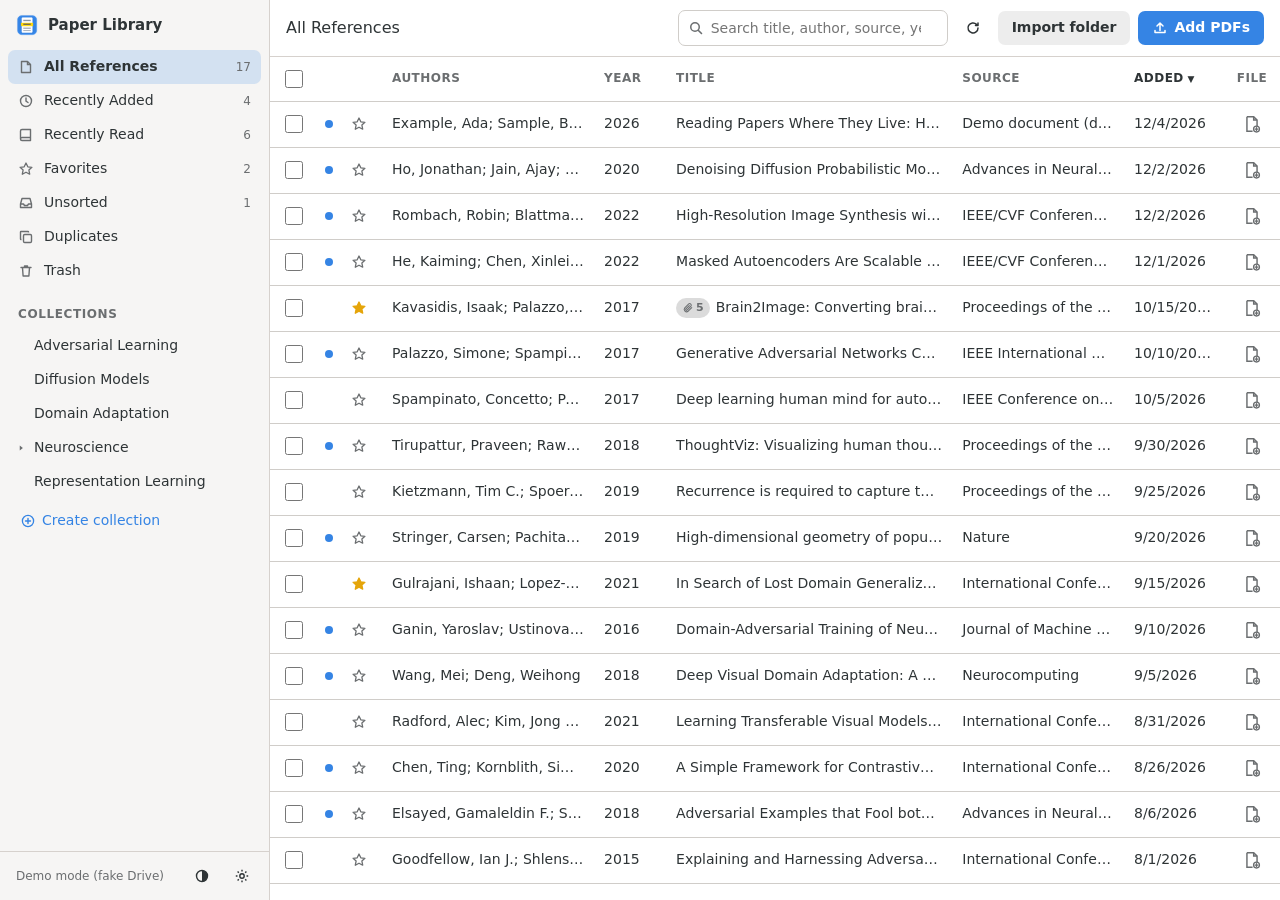
<file: library.html>
<!doctype html>
<html lang="en">
<head>
  <meta charset="utf-8">
  <meta name="viewport" content="width=device-width, initial-scale=1">
  <title>Paper Library</title>
  <link rel="icon" href="icons/icon32.png">
  <link rel="stylesheet" href="viewer.css">
  <link rel="stylesheet" href="library.css">
  <script src="js/theme.js"></script>
  <script type="module" src="library.js"></script>
</head>
<body class="library">
  <svg width="0" height="0" style="position:absolute" aria-hidden="true">
    <symbol id="i-sun" viewBox="0 0 16 16"><circle cx="8" cy="8" r="3" fill="none" stroke="currentColor" stroke-width="1.4"/><path stroke="currentColor" stroke-width="1.4" stroke-linecap="round" d="M8 1.5v1.6M8 12.9v1.6M1.5 8h1.6M12.9 8h1.6M3.4 3.4l1.1 1.1M11.5 11.5l1.1 1.1M3.4 12.6l1.1-1.1M11.5 4.5l1.1-1.1"/></symbol>
    <symbol id="i-moon" viewBox="0 0 16 16"><path fill="none" stroke="currentColor" stroke-width="1.4" stroke-linejoin="round" d="M13.2 9.6A5.5 5.5 0 0 1 6.4 2.8a5.5 5.5 0 1 0 6.8 6.8z"/></symbol>
    <symbol id="i-auto" viewBox="0 0 16 16"><circle cx="8" cy="8" r="5.5" fill="none" stroke="currentColor" stroke-width="1.4"/><path fill="currentColor" d="M8 2.5a5.5 5.5 0 0 1 0 11z"/></symbol>
    <symbol id="i-all" viewBox="0 0 16 16"><path fill="none" stroke="currentColor" stroke-width="1.4" stroke-linejoin="round" d="M3.5 2.5h6l3 3v8h-9z"/><path fill="none" stroke="currentColor" stroke-width="1.4" d="M9.5 2.5v3h3"/></symbol>
    <symbol id="i-clock" viewBox="0 0 16 16"><circle cx="8" cy="8" r="5.5" fill="none" stroke="currentColor" stroke-width="1.4"/><path fill="none" stroke="currentColor" stroke-width="1.4" stroke-linecap="round" d="M8 5v3.2l2 1.3"/></symbol>
    <symbol id="i-book" viewBox="0 0 16 16"><path fill="none" stroke="currentColor" stroke-width="1.4" stroke-linejoin="round" d="M4 2.5h8.5v11H4A1.5 1.5 0 0 1 2.5 12V4A1.5 1.5 0 0 1 4 2.5zM2.5 12A1.5 1.5 0 0 1 4 10.5h8.5"/></symbol>
    <symbol id="i-star" viewBox="0 0 16 16"><path fill="none" stroke="currentColor" stroke-width="1.3" stroke-linejoin="round" d="m8 2 1.8 3.8 4.1.5-3 2.8.8 4.1L8 11.2 4.3 13.2l.8-4.1-3-2.8 4.1-.5z"/></symbol>
    <symbol id="i-star-fill" viewBox="0 0 16 16"><path fill="currentColor" stroke="currentColor" stroke-width="1.3" stroke-linejoin="round" d="m8 2 1.8 3.8 4.1.5-3 2.8.8 4.1L8 11.2 4.3 13.2l.8-4.1-3-2.8 4.1-.5z"/></symbol>
    <symbol id="i-inbox" viewBox="0 0 16 16"><path fill="none" stroke="currentColor" stroke-width="1.4" stroke-linejoin="round" d="M2.5 9 4 3.5h8L13.5 9v3.5h-11zM2.5 9h3l1 1.5h3l1-1.5h3"/></symbol>
    <symbol id="i-dup" viewBox="0 0 16 16"><rect x="5.5" y="5.5" width="8" height="8" rx="1.2" fill="none" stroke="currentColor" stroke-width="1.4"/><path fill="none" stroke="currentColor" stroke-width="1.4" d="M10.5 3.5V3a.5.5 0 0 0-.5-.5H3a.5.5 0 0 0-.5.5v7a.5.5 0 0 0 .5.5h.5"/></symbol>
    <symbol id="i-trash" viewBox="0 0 16 16"><path fill="none" stroke="currentColor" stroke-width="1.4" stroke-linecap="round" stroke-linejoin="round" d="M3 4.5h10M6.5 4.5V3h3v1.5M4.5 4.5l.6 8.5h5.8l.6-8.5"/></symbol>
    <symbol id="i-folder" viewBox="0 0 16 16"><path fill="none" stroke="currentColor" stroke-width="1.4" stroke-linejoin="round" d="M2.5 4a1 1 0 0 1 1-1h3l1.5 1.5h4.5a1 1 0 0 1 1 1V12a1 1 0 0 1-1 1h-9a1 1 0 0 1-1-1z"/></symbol>
    <symbol id="i-tri" viewBox="0 0 16 16"><path fill="currentColor" d="m6 4 5 4-5 4z"/></symbol>
    <symbol id="i-plus" viewBox="0 0 16 16"><path stroke="currentColor" stroke-width="1.6" stroke-linecap="round" d="M3.5 8h9M8 3.5v9"/></symbol>
    <symbol id="i-plus-circle" viewBox="0 0 16 16"><circle cx="8" cy="8" r="5.6" fill="none" stroke="currentColor" stroke-width="1.3"/><path stroke="currentColor" stroke-width="1.4" stroke-linecap="round" d="M5.5 8h5M8 5.5v5"/></symbol>
    <symbol id="i-search" viewBox="0 0 16 16"><circle cx="7" cy="7" r="4.25" fill="none" stroke="currentColor" stroke-width="1.5"/><path stroke="currentColor" stroke-width="1.6" stroke-linecap="round" d="m10.2 10.2 3.3 3.3"/></symbol>
    <symbol id="i-upload" viewBox="0 0 16 16"><path fill="none" stroke="currentColor" stroke-width="1.5" stroke-linecap="round" stroke-linejoin="round" d="M8 10.5V3M5 6l3-3 3 3M3 10.5v2h10v-2"/></symbol>
    <symbol id="i-refresh" viewBox="0 0 16 16"><path fill="none" stroke="currentColor" stroke-width="1.5" stroke-linecap="round" stroke-linejoin="round" d="M13 8a5 5 0 1 1-1.5-3.6M13 3v2.5h-2.5"/></symbol>
    <symbol id="i-gear" viewBox="0 0 16 16"><circle cx="8" cy="8" r="2.2" fill="none" stroke="currentColor" stroke-width="1.4"/><path fill="none" stroke="currentColor" stroke-width="1.4" stroke-linejoin="round" d="M8 1.8v1.7M8 12.5v1.7M1.8 8h1.7M12.5 8h1.7M3.6 3.6l1.2 1.2M11.2 11.2l1.2 1.2M3.6 12.4l1.2-1.2M11.2 4.8l1.2-1.2"/></symbol>
    <symbol id="i-pdf" viewBox="0 0 16 16"><path fill="none" stroke="currentColor" stroke-width="1.3" stroke-linejoin="round" d="M3.5 1.5h6l3 3v6"/><path fill="none" stroke="currentColor" stroke-width="1.3" d="M9.5 1.5v3h3M3.5 1.5v13h5"/><circle cx="12" cy="12.5" r="2.6" fill="none" stroke="currentColor" stroke-width="1.2"/><path stroke="currentColor" stroke-width="1.2" stroke-linecap="round" d="M12 11.3v2.4M10.8 12.5h2.4"/></symbol>
    <symbol id="i-clip" viewBox="0 0 16 16"><path fill="none" stroke="currentColor" stroke-width="1.4" stroke-linecap="round" stroke-linejoin="round" d="M13 7.5 8.2 12.3a3.2 3.2 0 0 1-4.5-4.5l5-5a2.1 2.1 0 0 1 3 3l-5 5a1 1 0 0 1-1.5-1.5L9.8 4.7"/></symbol>
    <symbol id="i-split" viewBox="0 0 16 16"><rect x="1.5" y="2.5" width="13" height="11" rx="1.5" fill="none" stroke="currentColor" stroke-width="1.3"/><path stroke="currentColor" stroke-width="1.3" d="M8 2.5v11"/></symbol>
    <symbol id="i-pencil" viewBox="0 0 16 16"><path fill="none" stroke="currentColor" stroke-width="1.3" stroke-linejoin="round" d="M10.5 2.5 13.5 5.5 6 13H3v-3z"/></symbol>
    <symbol id="i-more" viewBox="0 0 16 16"><circle cx="3.5" cy="8" r="1.2" fill="currentColor"/><circle cx="8" cy="8" r="1.2" fill="currentColor"/><circle cx="12.5" cy="8" r="1.2" fill="currentColor"/></symbol>
    <symbol id="i-close" viewBox="0 0 16 16"><path stroke="currentColor" stroke-width="1.6" stroke-linecap="round" d="m4 4 8 8M12 4l-8 8"/></symbol>
    <symbol id="i-check" viewBox="0 0 16 16"><path fill="none" stroke="currentColor" stroke-width="1.8" stroke-linecap="round" stroke-linejoin="round" d="m3 8.5 3.2 3L13 4.5"/></symbol>
  </svg>

  <!-- ===================== Library ===================== -->
  <div id="lib" hidden>
    <aside id="libSide">
      <div class="side-brand">
        <img src="icons/icon32.png" alt="" width="22" height="22">
        <span>Paper Library</span>
      </div>
      <nav class="side-scroll">
        <ul class="nav-list" id="navList">
          <li data-view="all"><svg><use href="#i-all"/></svg>All References<span class="n"></span></li>
          <li data-view="added"><svg><use href="#i-clock"/></svg>Recently Added<span class="n"></span></li>
          <li data-view="read"><svg><use href="#i-book"/></svg>Recently Read<span class="n"></span></li>
          <li data-view="favorites"><svg><use href="#i-star"/></svg>Favorites<span class="n"></span></li>
          <li data-view="unsorted"><svg><use href="#i-inbox"/></svg>Unsorted<span class="n"></span></li>
          <li data-view="duplicates"><svg><use href="#i-dup"/></svg>Duplicates<span class="n"></span></li>
          <li data-view="trash"><svg><use href="#i-trash"/></svg>Trash<span class="n"></span></li>
        </ul>
        <div class="side-heading" title="Drop a collection here to move it to the top level">COLLECTIONS</div>
        <ul class="tree" id="tree"></ul>
        <button id="newCollection" class="link-btn"><svg><use href="#i-plus-circle"/></svg>Create collection</button>
      </nav>
      <div class="side-foot">
        <span id="userEmail" class="muted"></span>
        <button id="btnTheme" class="tb-btn" title="Theme"><svg><use href="#i-auto"/></svg></button>
        <button id="btnSettings" class="tb-btn" title="Settings"><svg><use href="#i-gear"/></svg></button>
      </div>
    </aside>

    <main id="libMain">
      <header class="lib-head">
        <div id="crumbs" class="crumbs"></div>
        <button id="btnEmptyTrash" class="btn danger-text" hidden title="Delete every paper in Trash for good">Empty Trash</button>
        <div class="lib-search">
          <svg><use href="#i-search"/></svg>
          <input id="search" type="search" placeholder="Search title, author, source, year…" autocomplete="off">
        </div>
        <button data-cloud id="btnRefresh" class="tb-btn" title="Reload from Drive"><svg><use href="#i-refresh"/></svg></button>
        <button id="btnImportFolder" class="btn" title="Upload a whole folder from your computer; its subfolders become collections">Import folder</button>
        <button id="btnAdd" class="btn primary"><svg><use href="#i-upload"/></svg>Add PDFs</button>
        <input id="fileInput" type="file" accept="application/pdf,.pdf" multiple hidden>
        <input id="folderInput" type="file" webkitdirectory multiple hidden>
      </header>

      <div id="bulkBar" class="bulk-bar" hidden>
        <span id="bulkCount"></span>
        <button class="btn" data-bulk="move">Move to…</button>
        <button class="btn" data-bulk="add">Also add to…</button>
        <button class="btn" data-bulk="remove">Remove from collection</button>
        <button class="btn" data-bulk="lookup">Look up details</button>
        <button class="btn" data-bulk="trash">Move to Trash</button>
        <button class="btn" data-bulk="restore">Restore</button>
        <button class="btn danger-text" data-bulk="purge">Delete forever</button>
        <span class="grow"></span>
        <button class="tb-btn" data-bulk="clear" title="Clear selection"><svg><use href="#i-close"/></svg></button>
      </div>

      <div id="tableWrap">
        <table id="paperTable">
          <thead>
            <tr>
              <th class="c-check"><input type="checkbox" id="checkAll" aria-label="Select all"></th>
              <th class="c-dot"></th>
              <th class="c-star"></th>
              <th class="c-authors sortable" data-sort="authors">Authors</th>
              <th class="c-year sortable" data-sort="year">Year</th>
              <th class="c-title sortable" data-sort="title">Title</th>
              <th class="c-source sortable" data-sort="source">Source</th>
              <th class="c-added sortable" data-sort="added">Added</th>
              <th class="c-file">File</th>
            </tr>
          </thead>
          <tbody id="rows"></tbody>
        </table>
        <div id="emptyState" class="empty" hidden></div>
      </div>

      <div id="dropOverlay" class="drop-overlay" hidden><div>Drop PDFs or folders to upload into <b id="dropTarget"></b></div></div>
    </main>

    <aside id="details" hidden>
      <div class="det-head">
        <span>Details</span>
        <button id="detClose" class="tb-btn" title="Close"><svg><use href="#i-close"/></svg></button>
      </div>
      <div class="det-body">
        <div class="det-colls">
          <div class="small muted">In collections</div>
          <div id="dColls" class="chips"></div>
          <div id="dCollsHint" class="small muted" hidden></div>
        </div>
        <label>Title<textarea id="dTitle" rows="3"></textarea></label>
        <label>Authors <span class="hint">one per line, “Last, First”</span><textarea id="dAuthors" rows="4"></textarea></label>
        <div class="det-row">
          <label>Year<input id="dYear" type="text" inputmode="numeric"></label>
          <label class="grow">Source<input id="dSource" type="text"></label>
        </div>
        <label>DOI<input id="dDoi" type="text"></label>
        <label>arXiv ID<input id="dArxiv" type="text"></label>
        <div class="det-actions">
          <button id="dSave" class="btn primary">Save details</button>
          <button id="dLookup" class="btn">Look up online</button>
        </div>
        <div id="dStatus" class="muted small"></div>
        <hr>
        <div class="det-file">
          <div class="small muted">File</div>
          <div id="dFile" class="fname"></div>
          <div class="det-actions">
            <button id="dOpen" class="btn primary">Open &amp; highlight</button>
            <button data-cloud id="dDrive" class="btn">Show in Drive</button>
            <button id="dExport" class="btn" title="Download this paper's highlights and notes as a Markdown file">Export highlights</button>
          </div>
        </div>
        <hr>
        <div id="dSupp" class="det-supp">
          <div class="det-supp-head">
            <span class="small muted">Supplementary files</span>
            <button id="dSuppAdd" class="link-btn" title="Add figures, data tables, methods, videos… that belong to this paper">+ Add files</button>
          </div>
          <ul id="dSuppList" class="supp-list"></ul>
          <div id="dSuppNote" class="small muted"></div>
          <button id="dSuppOpen" class="btn primary" hidden><svg><use href="#i-split"/></svg><span></span></button>
          <input id="dSuppInput" type="file" multiple hidden>
        </div>
      </div>
    </aside>
  </div>

  <div id="tasks" class="tasks" hidden>
    <div class="tasks-head"><span id="tasksTitle"></span><button id="tasksToggle" class="link-btn">Details</button></div>
    <div class="progress"><div id="tasksBar"></div></div>
    <ul id="tasksList" hidden></ul>
  </div>

  <div id="collMenu" class="popover menu" hidden>
    <button data-cmd="new">New sub-collection</button>
    <button data-cmd="rename">Rename</button>
    <button data-cmd="move">Move to…</button>
    <button data-cmd="upload">Add PDFs here</button>
    <hr>
    <button data-cmd="delete" class="danger-text">Delete collection</button>
  </div>

  <div id="toast" class="toast" hidden></div>

  <dialog id="dialog">
    <form method="dialog">
      <h3 data-role="title"></h3>
      <div data-role="body"></div>
      <div class="dlg-actions" data-role="actions"></div>
    </form>
  </dialog>

  <!-- ===================== Loading / setup ===================== -->
  <div id="loading" class="center-screen">
    <div class="spinner"></div>
    <div id="loadingText">Loading your library…</div>
  </div>

  <div id="home" class="page-screen" hidden>
    <header class="home-head">
      <img src="icons/icon48.png" alt="" width="32" height="32">
      <h1>Paper Library</h1>
    </header>
    <section id="cloudCard" class="card">
      <h2>Where should your library live?</h2>
      <div class="cloud-pick" role="radiogroup" aria-label="Cloud storage">
        <button type="button" class="cloud-opt" data-provider="gdrive" role="radio"><b>Google Drive</b><span>Personal or Google Workspace account</span></button>
        <button type="button" class="cloud-opt" data-provider="onedrive" role="radio"><b>OneDrive</b><span>Personal, work or school Microsoft account</span></button>
      </div>
      <p class="muted small">Each cloud keeps its own library, client ID and sign-in. You can switch any time in Settings; nothing is copied or deleted.</p>
    </section>
    <section id="setupCard" class="card" hidden>
      <h2>One-time setup: connect to Google Drive</h2>
      <p>The extension needs its own Google “OAuth client” so it may read and update your Drive PDFs.
         Full step-by-step guide with troubleshooting: <a href="https://github.com/prajwalsingh/paper-library/blob/main/docs/SETUP.md" target="_blank">docs/SETUP.md</a>.</p>
      <ol>
        <li>In <a href="https://console.cloud.google.com/" target="_blank">Google Cloud Console</a>, create a project and enable the <b>Google Drive API</b>.</li>
        <li>Configure the OAuth consent screen and add yourself as a test user (or choose “Internal” for a Workspace account).</li>
        <li>Create credentials → OAuth client ID → <b>Web application</b>, and add this <b>Authorized redirect URI</b>:
          <div class="copy-row"><code id="redirectUri"></code><button class="btn" data-copy="redirectUri">Copy</button></div>
        </li>
        <li>Paste the client ID here:</li>
      </ol>
      <div class="input-row">
        <input id="clientIdInput" type="text" placeholder="1234567890-abc….apps.googleusercontent.com">
        <button id="saveClientId" class="btn primary">Save</button>
      </div>
    </section>
    <section id="msSetupCard" class="card" hidden>
      <h2>One-time setup: connect to OneDrive</h2>
      <p>The extension needs its own Microsoft “app registration” so it may read and update your OneDrive PDFs.
         It's free and takes about 5 minutes. Step-by-step guide with troubleshooting:
         <a href="https://github.com/prajwalsingh/paper-library/blob/main/docs/SETUP-ONEDRIVE.md" target="_blank">docs/SETUP-ONEDRIVE.md</a>.</p>
      <ol>
        <li>Open <a href="https://entra.microsoft.com/#view/Microsoft_AAD_RegisteredApps/ApplicationsListBlade" target="_blank">Microsoft Entra → App registrations</a> and click <b>New registration</b>.</li>
        <li>Name: <i>Paper Library</i>. Supported account types: <b>Accounts in any organizational directory and personal Microsoft accounts</b>.</li>
        <li>Redirect URI: choose the platform <b>Single-page application (SPA)</b> and enter:
          <div class="copy-row"><code id="msRedirectUri"></code><button class="btn" data-copy="msRedirectUri">Copy</button></div>
        </li>
        <li>Click <b>Register</b>, then copy the <b>Application (client) ID</b> from the Overview page and paste it here.
            No client secret is needed; you approve OneDrive access when you sign in.</li>
      </ol>
      <div class="input-row">
        <input id="msClientIdInput" type="text" placeholder="00000000-0000-0000-0000-000000000000">
        <button id="saveMsClientId" class="btn primary">Save</button>
      </div>
    </section>
    <section id="signinCard" class="card" hidden>
      <h2>Sign in</h2>
      <p id="signinText">Sign in with the Google account whose Drive should hold your library. A folder called
         <b>Paper Library</b> is created there on first use.</p>
      <div class="det-actions">
        <button id="signinBtn" class="btn primary">Sign in with Google</button>
        <button id="changeClientId" class="btn">Use a different client ID</button>
      </div>
      <p id="signinError" class="error"></p>
    </section>
  </div>
</body>
</html>
</file>
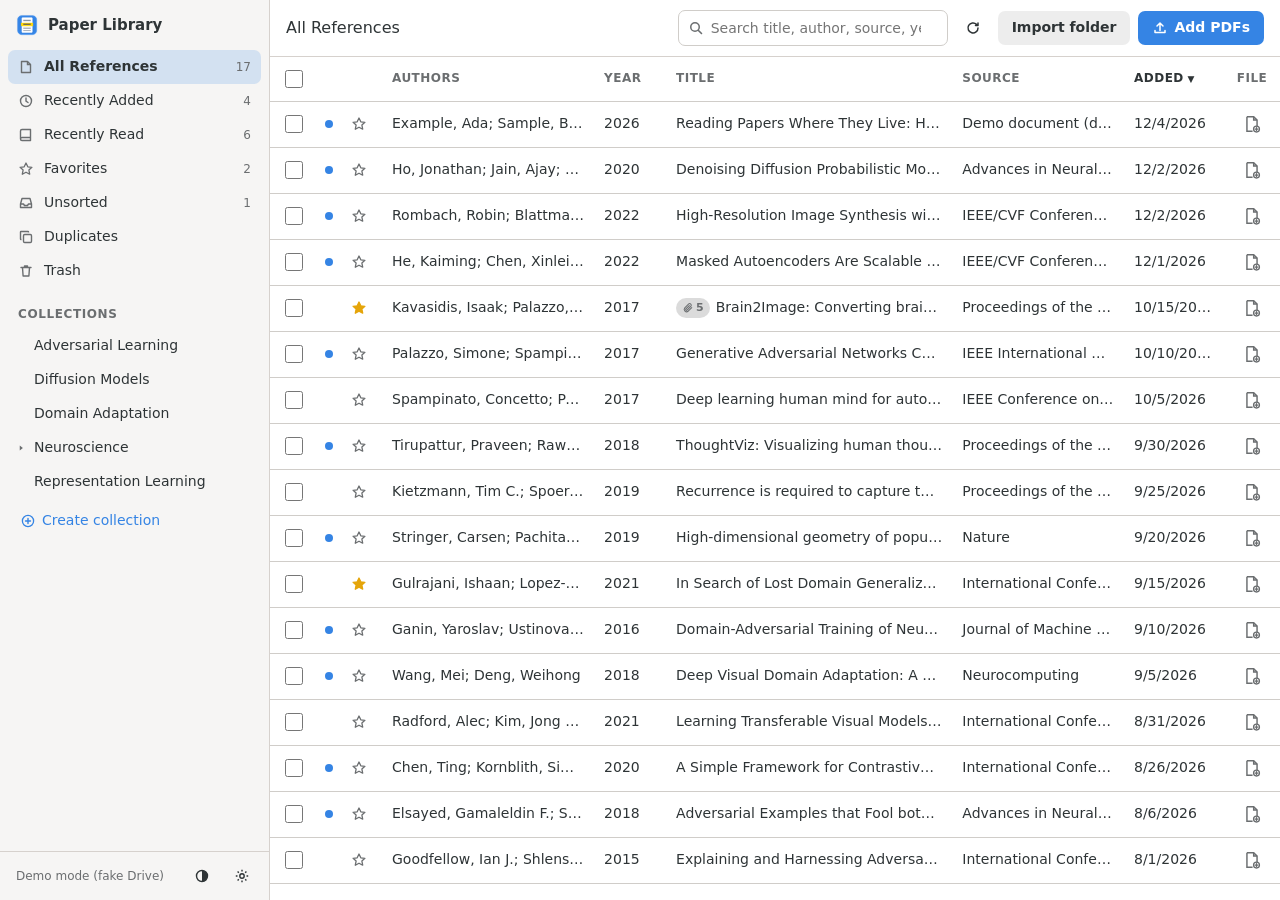
<file: supp.html>
<!doctype html>
<html lang="en">
<head>
  <meta charset="utf-8">
  <meta name="viewport" content="width=device-width, initial-scale=1">
  <title>Supplementary reading – Paper Library</title>
  <link rel="icon" href="icons/icon32.png">
  <link rel="stylesheet" href="viewer.css">
  <link rel="stylesheet" href="supp.css">
  <script src="js/theme.js"></script>
  <script type="module" src="supp.js"></script>
</head>
<body>
  <svg xmlns="http://www.w3.org/2000/svg" hidden>
    <symbol id="i-tri" viewBox="0 0 16 16"><path fill="currentColor" d="M5 3l6 5-6 5z"/></symbol>
    <symbol id="i-download" viewBox="0 0 16 16"><path fill="none" stroke="currentColor" stroke-width="1.4" stroke-linecap="round" stroke-linejoin="round" d="M8 2v8M4.5 6.8 8 10.3l3.5-3.5M2.5 13.5h11"/></symbol>
    <symbol id="i-external" viewBox="0 0 16 16"><path fill="none" stroke="currentColor" stroke-width="1.4" stroke-linecap="round" stroke-linejoin="round" d="M9 2.5h4.5V7M13.5 2.5 7.5 8.5M12 10v3.5H2.5V4H6"/></symbol>
    <symbol id="i-cloud" viewBox="0 0 16 16"><path fill="none" stroke="currentColor" stroke-width="1.4" stroke-linejoin="round" d="M4.5 12.5h7.2a2.8 2.8 0 0 0 .3-5.6A4 4 0 0 0 4.3 7a2.8 2.8 0 0 0 .2 5.5z"/></symbol>
    <symbol id="i-swap" viewBox="0 0 16 16"><path fill="none" stroke="currentColor" stroke-width="1.4" stroke-linecap="round" stroke-linejoin="round" d="M2.5 5.5h10M10 3l2.5 2.5L10 8M13.5 10.5h-10M6 8l-2.5 2.5L6 13"/></symbol>
    <symbol id="i-paper" viewBox="0 0 16 16"><path fill="none" stroke="currentColor" stroke-width="1.3" stroke-linejoin="round" d="M3.5 1.5h6l3 3v10h-9z"/><path fill="none" stroke="currentColor" stroke-width="1.3" d="M9.5 1.5v3h3M5.5 8h5M5.5 10.5h5"/></symbol>
  </svg>

  <div id="app">
    <header class="toolbar">
      <div class="tb-group">
        <a id="btnHome" class="tb-btn" href="library.html" title="Paper Library"><img src="icons/icon32.png" alt="" width="20" height="20"></a>
        <div class="supp-title">
          <b id="paperTitle">Loading…</b>
          <span id="paperSub" class="muted"></span>
        </div>
      </div>
      <div class="tb-group tb-right">
        <button id="btnSwap" class="tb-btn" title="Swap sides"><svg><use href="#i-swap"/></svg></button>
        <button id="btnNormal" class="btn" title="Back to normal reading: the paper only"><svg><use href="#i-paper"/></svg>Paper only</button>
      </div>
    </header>

    <div id="split" class="split">
      <section id="paperPane" class="pane paper-pane">
        <iframe id="paperFrame" title="Paper"></iframe>
      </section>
      <div id="divider" class="divider" role="separator" aria-orientation="vertical" aria-label="Resize panels" tabindex="0"
           title="Drag to resize (double-click: half and half)"></div>
      <aside id="suppPane" class="pane supp-pane" aria-label="Supplementary files">
        <div class="supp-head">
          <span id="suppHeading">Supplementary files</span>
          <span class="supp-head-actions">
            <button id="btnExpandAll" class="link-btn">Expand all</button>
            <button id="btnCollapseAll" class="link-btn">Collapse all</button>
          </span>
        </div>
        <div id="suppList" class="accordion"></div>
        <div id="suppMsg" class="supp-msg" hidden></div>
      </aside>
    </div>
  </div>

  <div id="toast" class="toast" hidden></div>
</body>
</html>
</file>
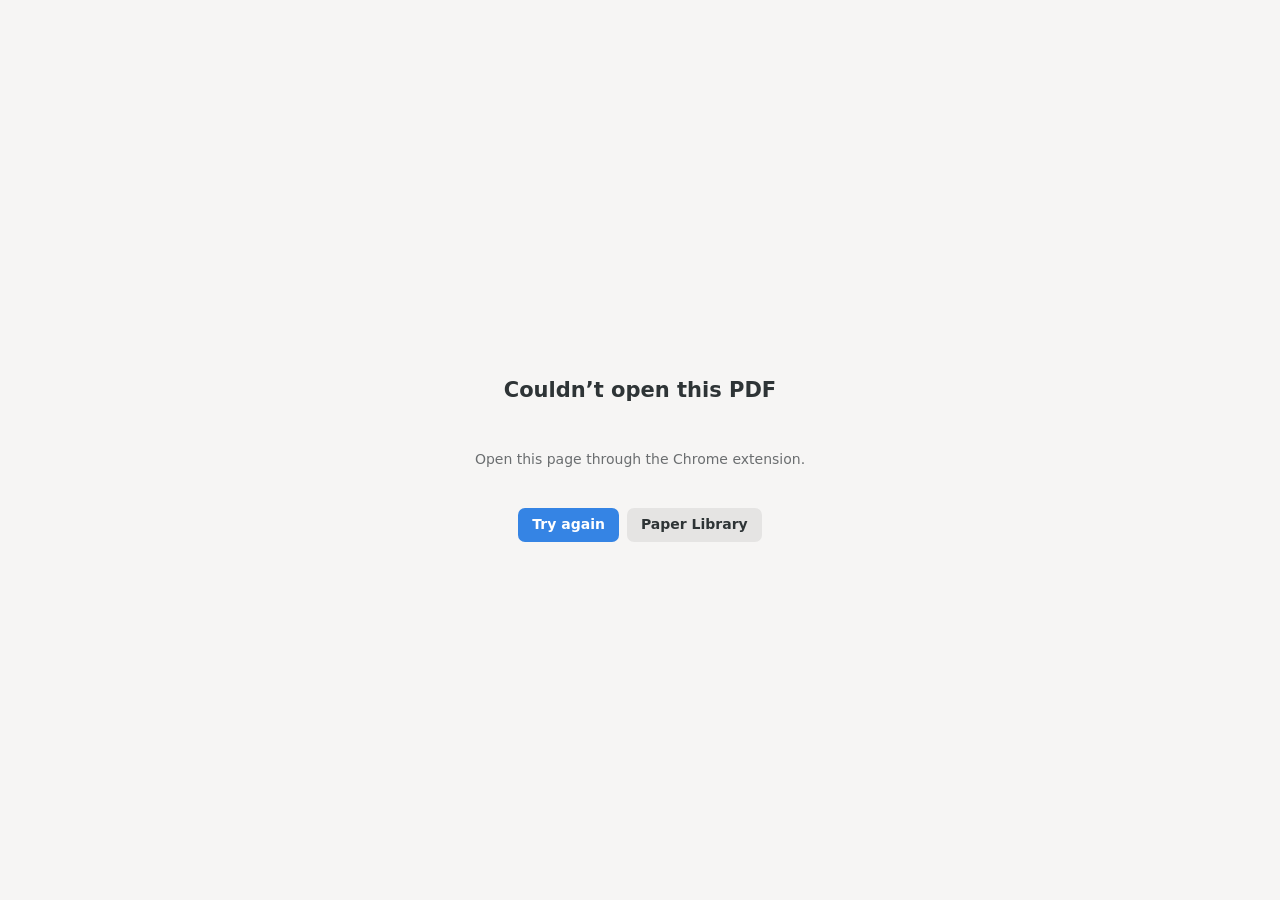
<file: viewer.html>
<!doctype html>
<html lang="en">
<head>
  <meta charset="utf-8">
  <meta name="viewport" content="width=device-width, initial-scale=1">
  <title>Paper Library</title>
  <link rel="icon" href="icons/icon32.png">
  <link rel="stylesheet" href="lib/pdfjs/pdf_viewer.css">
  <link rel="stylesheet" href="viewer.css">
  <script src="js/theme.js"></script>
  <script type="module" src="viewer.js"></script>
</head>
<body>
  <!-- Icon sprite (inline so the page needs no network) -->
  <svg width="0" height="0" style="position:absolute" aria-hidden="true">
    <symbol id="i-sun" viewBox="0 0 16 16"><circle cx="8" cy="8" r="3" fill="none" stroke="currentColor" stroke-width="1.4"/><path stroke="currentColor" stroke-width="1.4" stroke-linecap="round" d="M8 1.5v1.6M8 12.9v1.6M1.5 8h1.6M12.9 8h1.6M3.4 3.4l1.1 1.1M11.5 11.5l1.1 1.1M3.4 12.6l1.1-1.1M11.5 4.5l1.1-1.1"/></symbol>
    <symbol id="i-moon" viewBox="0 0 16 16"><path fill="none" stroke="currentColor" stroke-width="1.4" stroke-linejoin="round" d="M13.2 9.6A5.5 5.5 0 0 1 6.4 2.8a5.5 5.5 0 1 0 6.8 6.8z"/></symbol>
    <symbol id="i-auto" viewBox="0 0 16 16"><circle cx="8" cy="8" r="5.5" fill="none" stroke="currentColor" stroke-width="1.4"/><path fill="currentColor" d="M8 2.5a5.5 5.5 0 0 1 0 11z"/></symbol>
    <symbol id="i-sidebar" viewBox="0 0 16 16"><path fill="none" stroke="currentColor" stroke-width="1.4" d="M2.5 3.5h11v9h-11zM6.5 3.5v9"/></symbol>
    <symbol id="i-left" viewBox="0 0 16 16"><path fill="none" stroke="currentColor" stroke-width="1.6" stroke-linecap="round" stroke-linejoin="round" d="M10 3 5 8l5 5"/></symbol>
    <symbol id="i-right" viewBox="0 0 16 16"><path fill="none" stroke="currentColor" stroke-width="1.6" stroke-linecap="round" stroke-linejoin="round" d="m6 3 5 5-5 5"/></symbol>
    <symbol id="i-up" viewBox="0 0 16 16"><path fill="none" stroke="currentColor" stroke-width="1.6" stroke-linecap="round" stroke-linejoin="round" d="m3 10 5-5 5 5"/></symbol>
    <symbol id="i-down" viewBox="0 0 16 16"><path fill="none" stroke="currentColor" stroke-width="1.6" stroke-linecap="round" stroke-linejoin="round" d="m3 6 5 5 5-5"/></symbol>
    <symbol id="i-back" viewBox="0 0 16 16"><path fill="none" stroke="currentColor" stroke-width="1.5" stroke-linecap="round" stroke-linejoin="round" d="M7 4 3 8l4 4M3 8h10"/></symbol>
    <symbol id="i-minus" viewBox="0 0 16 16"><path stroke="currentColor" stroke-width="1.6" stroke-linecap="round" d="M3.5 8h9"/></symbol>
    <symbol id="i-plus" viewBox="0 0 16 16"><path stroke="currentColor" stroke-width="1.6" stroke-linecap="round" d="M3.5 8h9M8 3.5v9"/></symbol>
    <symbol id="i-marker" viewBox="0 0 16 16"><path fill="none" stroke="currentColor" stroke-width="1.4" stroke-linejoin="round" d="m9.5 2.5 4 4-5.5 5.5H5v-2.6z"/><path fill="none" stroke="currentColor" stroke-width="1.4" d="m4 13.5-1.5 0 1-1.5"/></symbol>
    <symbol id="i-undo" viewBox="0 0 16 16"><path fill="none" stroke="currentColor" stroke-width="1.5" stroke-linecap="round" stroke-linejoin="round" d="M5.5 3 2.5 6l3 3"/><path fill="none" stroke="currentColor" stroke-width="1.5" stroke-linecap="round" d="M3 6h6.5a4 4 0 0 1 0 8H7"/></symbol>
    <symbol id="i-redo" viewBox="0 0 16 16"><path fill="none" stroke="currentColor" stroke-width="1.5" stroke-linecap="round" stroke-linejoin="round" d="m10.5 3 3 3-3 3"/><path fill="none" stroke="currentColor" stroke-width="1.5" stroke-linecap="round" d="M13 6H6.5a4 4 0 0 0 0 8H9"/></symbol>
    <symbol id="i-search" viewBox="0 0 16 16"><circle cx="7" cy="7" r="4.25" fill="none" stroke="currentColor" stroke-width="1.5"/><path stroke="currentColor" stroke-width="1.6" stroke-linecap="round" d="m10.2 10.2 3.3 3.3"/></symbol>
    <symbol id="i-menu" viewBox="0 0 16 16"><path stroke="currentColor" stroke-width="1.6" stroke-linecap="round" d="M3 4.5h10M3 8h10M3 11.5h10"/></symbol>
    <symbol id="i-close" viewBox="0 0 16 16"><path stroke="currentColor" stroke-width="1.6" stroke-linecap="round" d="m4 4 8 8M12 4l-8 8"/></symbol>
    <symbol id="i-check" viewBox="0 0 16 16"><path fill="none" stroke="currentColor" stroke-width="1.8" stroke-linecap="round" stroke-linejoin="round" d="m3 8.5 3.2 3L13 4.5"/></symbol>
    <symbol id="i-cloud" viewBox="0 0 16 16"><path fill="none" stroke="currentColor" stroke-width="1.4" stroke-linejoin="round" d="M4.5 12.5h7.2a2.8 2.8 0 0 0 .3-5.6A4 4 0 0 0 4.3 7a2.8 2.8 0 0 0 .2 5.5z"/></symbol>
    <symbol id="i-trash" viewBox="0 0 16 16"><path fill="none" stroke="currentColor" stroke-width="1.4" stroke-linecap="round" stroke-linejoin="round" d="M3 4.5h10M6.5 4.5V3h3v1.5M4.5 4.5l.6 8.5h5.8l.6-8.5"/></symbol>
    <symbol id="i-copy" viewBox="0 0 16 16"><rect x="5.5" y="5.5" width="8" height="8" rx="1.5" fill="none" stroke="currentColor" stroke-width="1.4"/><path fill="none" stroke="currentColor" stroke-width="1.4" d="M10.5 3.5V3A1.5 1.5 0 0 0 9 1.5H4A1.5 1.5 0 0 0 2.5 3v5A1.5 1.5 0 0 0 4 9.5h.5"/></symbol>
    <symbol id="i-note" viewBox="0 0 16 16"><path fill="none" stroke="currentColor" stroke-width="1.4" stroke-linejoin="round" d="M2.5 3.5h11v7h-6l-3 2.5v-2.5h-2z"/></symbol>
  </svg>

  <!-- ===================== Viewer ===================== -->
  <div id="app" hidden>
    <header id="toolbar" class="toolbar">
      <div class="tb-group">
        <button id="btnSidebar" class="tb-btn" title="Sidebar (F9)"><svg><use href="#i-sidebar"/></svg></button>
        <button id="btnBack" class="tb-btn" title="Back (Alt+←)"><svg><use href="#i-back"/></svg></button>
        <span class="tb-sep"></span>
        <button id="btnPrev" class="tb-btn" title="Previous page"><svg><use href="#i-up"/></svg></button>
        <button id="btnNext" class="tb-btn" title="Next page"><svg><use href="#i-down"/></svg></button>
        <div class="page-nav">
          <input id="pageInput" type="text" inputmode="numeric" value="1" aria-label="Page number">
          <span>of <span id="pageCount">–</span></span>
        </div>
      </div>

      <div class="tb-group tb-center">
        <div class="linked">
          <button id="btnZoomOut" class="tb-btn" title="Zoom out (Ctrl −)"><svg><use href="#i-minus"/></svg></button>
          <select id="zoomSelect" aria-label="Zoom">
            <option value="auto">Automatic</option>
            <option value="page-fit">Fit page</option>
            <option value="page-width">Fit width</option>
            <option value="page-actual">Actual size</option>
            <option value="0.5">50%</option>
            <option value="0.75">75%</option>
            <option value="1">100%</option>
            <option value="1.25">125%</option>
            <option value="1.5">150%</option>
            <option value="2">200%</option>
            <option value="3">300%</option>
            <option value="4">400%</option>
            <option id="customZoom" value="custom" hidden></option>
          </select>
          <button id="btnZoomIn" class="tb-btn" title="Zoom in (Ctrl +)"><svg><use href="#i-plus"/></svg></button>
        </div>
        <span class="tb-sep"></span>
        <div class="linked">
          <button id="btnHlMode" class="tb-btn hl-mode" title="Highlight tool (H): select text to highlight it">
            <svg><use href="#i-marker"/></svg><span class="color-dot" id="hlColorDot"></span>
          </button>
          <button id="btnColor" class="tb-btn narrow" title="Highlight color"><svg><use href="#i-down"/></svg></button>
        </div>
        <button id="btnUndo" class="tb-btn" title="Undo (Ctrl Z)"><svg><use href="#i-undo"/></svg></button>
        <button id="btnRedo" class="tb-btn" title="Redo (Ctrl Shift Z)"><svg><use href="#i-redo"/></svg></button>
      </div>

      <div class="tb-group tb-right">
        <span id="docTitle" class="doc-title"></span>
        <button data-cloud id="saveStatus" class="save-status" title="Save to Drive now (Ctrl S)">
          <svg><use href="#i-cloud"/></svg><span id="saveText">Saved</span>
        </button>
        <button id="btnFind" class="tb-btn" title="Find (Ctrl F)"><svg><use href="#i-search"/></svg></button>
        <button id="btnMenu" class="tb-btn" title="Menu"><svg><use href="#i-menu"/></svg></button>
      </div>
    </header>

    <div id="banner" class="banner" hidden></div>

    <div id="main">
      <aside id="sidebar">
        <div class="side-tabs" role="tablist">
          <button data-tab="thumbs" class="active" role="tab">Pages</button>
          <button data-tab="outline" role="tab">Outline</button>
          <button data-tab="highlights" role="tab">Highlights <span id="hlCount" class="count"></span></button>
        </div>
        <div id="panel-thumbs" class="side-panel"></div>
        <div id="panel-outline" class="side-panel" hidden></div>
        <div id="panel-highlights" class="side-panel" hidden></div>
      </aside>

      <div id="viewerContainer" tabindex="0">
        <div id="viewer" class="pdfViewer"></div>
      </div>

      <div id="findbar" class="findbar" hidden>
        <svg class="find-icon"><use href="#i-search"/></svg>
        <input id="findInput" type="search" placeholder="Find in document…" autocomplete="off">
        <span id="findCount" class="find-count"></span>
        <button id="findPrev" class="tb-btn" title="Previous (Shift Enter)"><svg><use href="#i-up"/></svg></button>
        <button id="findNext" class="tb-btn" title="Next (Enter)"><svg><use href="#i-down"/></svg></button>
        <button id="findClose" class="tb-btn" title="Close (Esc)"><svg><use href="#i-close"/></svg></button>
      </div>
    </div>
  </div>

  <!-- Floating popovers -->
  <div id="selPopover" class="popover" hidden>
    <div class="swatches" data-role="sel-swatches"></div>
    <span class="pop-sep"></span>
    <button class="icon-btn" data-action="copy" title="Copy text"><svg><use href="#i-copy"/></svg></button>
  </div>

  <div id="hlPopover" class="popover hl-popover" hidden>
    <div class="row">
      <div class="swatches" data-role="hl-swatches"></div>
      <span class="pop-sep"></span>
      <button class="icon-btn" data-action="copy" title="Copy highlighted text"><svg><use href="#i-copy"/></svg></button>
      <button class="icon-btn danger" data-action="delete" title="Delete highlight (Del)"><svg><use href="#i-trash"/></svg></button>
    </div>
    <textarea data-role="note" rows="3" placeholder="Add a note…"></textarea>
    <div class="meta" data-role="meta"></div>
  </div>

  <div id="colorMenu" class="popover menu" hidden>
    <div class="swatches" data-role="menu-swatches"></div>
  </div>

  <div id="mainMenu" class="popover menu" hidden>
    <button data-cloud data-action="save"><svg><use href="#i-cloud"/></svg>Save to Drive now<kbd>Ctrl S</kbd></button>
    <label data-cloud class="menu-check"><input type="checkbox" id="optAutosave"> Autosave to Drive</label>
    <div class="menu-row">Theme
      <div class="seg" id="themeSeg" role="group" aria-label="Theme">
        <button data-theme-set="system" title="Follow the system setting">System</button>
        <button data-theme-set="light">Light</button>
        <button data-theme-set="dark">Dark</button>
      </div>
    </div>
    <label class="menu-check" title="Inverts the page colours for reading in the dark"><input type="checkbox" id="optNight"> Night mode (dark pages)</label>
    <hr>
    <button data-cloud data-action="copy">Save a copy to Drive…</button>
    <button data-action="download">Download PDF with highlights</button>
    <button data-action="exportMd">Export highlights &amp; notes (Markdown)</button>
    <button data-action="copyMd">Copy highlights &amp; notes as Markdown</button>
    <button data-cloud data-action="drive">Open in Google Drive</button>
    <button data-cloud data-action="reload">Reload from Drive</button>
    <button data-action="supp" id="menuSupp" hidden title="Read this paper next to its supplementary files">Open with supplementary</button>
    <hr>
    <button data-action="home">Paper Library</button>
    <button data-action="shortcuts">Keyboard shortcuts</button>
  </div>

  <div id="toast" class="toast" hidden></div>

  <dialog id="dialog">
    <form method="dialog">
      <h3 data-role="title"></h3>
      <div data-role="body"></div>
      <div class="dlg-actions" data-role="actions"></div>
    </form>
  </dialog>

  <!-- ===================== Loading ===================== -->
  <div id="loading" class="center-screen">
    <div class="spinner"></div>
    <div id="loadingText">Loading…</div>
    <div class="progress"><div id="loadingBar"></div></div>
    <button id="loadingSignin" class="btn primary" hidden>Sign in with Google</button>
  </div>

  <div id="errorScreen" class="center-screen" hidden>
    <h2 id="errorTitle">Couldn’t open this PDF</h2>
    <p id="errorText" class="muted"></p>
    <div class="settings-actions">
      <button id="errorRetry" class="btn primary">Try again</button>
      <button id="errorHome" class="btn">Paper Library</button>
    </div>
  </div>
</body>
</html>
</file>
<file: viewer.css>
/* Look & feel modelled on GNOME Document Viewer (Evince / Papers): a flat
   header bar with rounded "linked" buttons, a grey canvas, and white pages
   with soft shadows. Follows the system light/dark preference. */

:root {
  --bg: #f6f5f4;
  --bg-elev: #ffffff;
  --header: #ebebeb;
  --header-border: #d6d1cd;
  --canvas: #deddda;
  --fg: #2e3436;
  --muted: #6b6e70;
  --btn-hover: rgba(0, 0, 0, 0.07);
  --btn-active: rgba(0, 0, 0, 0.14);
  --accent: #3584e4;
  --accent-fg: #ffffff;
  --danger: #c01c28;
  --ok: #26a269;
  --border: #d0cdc9;
  --shadow: 0 2px 6px rgba(0, 0, 0, 0.18), 0 0 0 1px rgba(0, 0, 0, 0.06);
  --pop-shadow: 0 6px 24px rgba(0, 0, 0, 0.22), 0 0 0 1px rgba(0, 0, 0, 0.08);
  --sidebar-w: 230px;
  --radius: 7px;
  color-scheme: light;
}
/* Dark colours: used when the system is dark (unless Light was chosen in the app)
   or when Dark was chosen. The theme choice is set by js/theme.js. */
@media (prefers-color-scheme: dark) {
  :root:not([data-theme='light']) {
    --bg: #242424;
    --bg-elev: #303030;
    --header: #2e2e2e;
    --header-border: #1b1b1b;
    --canvas: #1c1c1c;
    --fg: #f0f0f0;
    --muted: #a8a8a8;
    --btn-hover: rgba(255, 255, 255, 0.08);
    --btn-active: rgba(255, 255, 255, 0.16);
    --accent: #78aeed;
    --accent-fg: #11223a;
    --danger: #ff7b85;
    --ok: #57e389;
    --border: #3d3d3d;
    --shadow: 0 2px 8px rgba(0, 0, 0, 0.6);
    --pop-shadow: 0 6px 24px rgba(0, 0, 0, 0.6), 0 0 0 1px rgba(255, 255, 255, 0.08);
    color-scheme: dark;
  }
}
:root[data-theme='dark'] {
  --bg: #242424;
  --bg-elev: #303030;
  --header: #2e2e2e;
  --header-border: #1b1b1b;
  --canvas: #1c1c1c;
  --fg: #f0f0f0;
  --muted: #a8a8a8;
  --btn-hover: rgba(255, 255, 255, 0.08);
  --btn-active: rgba(255, 255, 255, 0.16);
  --accent: #78aeed;
  --accent-fg: #11223a;
  --danger: #ff7b85;
  --ok: #57e389;
  --border: #3d3d3d;
  --shadow: 0 2px 8px rgba(0, 0, 0, 0.6);
  --pop-shadow: 0 6px 24px rgba(0, 0, 0, 0.6), 0 0 0 1px rgba(255, 255, 255, 0.08);
  color-scheme: dark;
}

* { box-sizing: border-box; }
html, body { margin: 0; height: 100%; }
body {
  background: var(--bg);
  color: var(--fg);
  font: 14px/1.4 Cantarell, 'Inter', 'Segoe UI', system-ui, -apple-system, sans-serif;
  overflow: hidden;
}
[hidden] { display: none !important; }
button, input, select, textarea { font: inherit; color: inherit; }
svg { width: 16px; height: 16px; flex: none; }
a { color: var(--accent); }
code { font-family: ui-monospace, 'DejaVu Sans Mono', monospace; font-size: 12.5px; }

/* ---------- Header bar ---------- */
#app { position: absolute; inset: 0; display: flex; flex-direction: column; }
.toolbar {
  flex: none;
  display: flex;
  align-items: center;
  gap: 8px;
  height: 46px;
  padding: 0 8px;
  background: var(--header);
  border-bottom: 1px solid var(--header-border);
  user-select: none;
}
.tb-group { display: flex; align-items: center; gap: 4px; min-width: 0; }
.tb-center { flex: none; }
.tb-group:first-child { flex: 1 1 0; }
.tb-right { flex: 1 1 0; justify-content: flex-end; }
.tb-sep { width: 1px; height: 20px; background: var(--header-border); margin: 0 4px; }
.tb-btn {
  display: inline-flex; align-items: center; justify-content: center; gap: 4px;
  height: 32px; min-width: 34px; padding: 0 8px;
  border: none; border-radius: var(--radius); background: transparent; cursor: pointer;
}
.tb-btn.narrow { min-width: 22px; padding: 0 3px; }
.tb-btn.narrow svg { width: 12px; height: 12px; }
.tb-btn:hover { background: var(--btn-hover); }
.tb-btn:active, .tb-btn.active { background: var(--btn-active); }
.tb-btn:disabled { opacity: 0.4; cursor: default; background: transparent; }
.linked { display: flex; align-items: center; border-radius: var(--radius); }
.linked > * { border-radius: 0; }
.linked > :first-child { border-radius: var(--radius) 0 0 var(--radius); }
.linked > :last-child { border-radius: 0 var(--radius) var(--radius) 0; }
.hl-mode.active { background: var(--accent); color: var(--accent-fg); }
.color-dot { width: 12px; height: 12px; border-radius: 50%; box-shadow: inset 0 0 0 1px rgba(0,0,0,.25); }

.page-nav { display: flex; align-items: center; gap: 6px; margin-left: 4px; color: var(--muted); white-space: nowrap; }
.page-nav input {
  width: 46px; height: 30px; text-align: center; border-radius: var(--radius);
  border: 1px solid var(--border); background: var(--bg-elev);
}
#zoomSelect {
  height: 32px; padding: 0 6px; border: none; background: transparent; cursor: pointer; text-align: center;
}
#zoomSelect:hover { background: var(--btn-hover); }
#zoomSelect option { background: var(--bg-elev); }
.doc-title {
  min-width: 0; overflow: hidden; text-overflow: ellipsis; white-space: nowrap;
  font-weight: 600; margin-right: 6px; flex: 0 1 auto;
}
.save-status {
  display: inline-flex; align-items: center; gap: 6px; flex: none;
  height: 28px; padding: 0 10px; border-radius: 999px; border: none; cursor: pointer;
  background: var(--btn-hover); color: var(--muted); font-size: 12.5px; white-space: nowrap;
}
.save-status:hover { background: var(--btn-active); }
.save-status.saved { color: var(--ok); }
.save-status.saving svg { animation: pulse 1s ease-in-out infinite; }
.save-status.dirty { color: var(--fg); }
.save-status.error { color: var(--danger); background: color-mix(in srgb, var(--danger) 14%, transparent); }
@keyframes pulse { 50% { opacity: 0.3; } }

.banner {
  flex: none; padding: 8px 14px; font-size: 13px;
  background: color-mix(in srgb, #f6d32d 30%, var(--bg)); border-bottom: 1px solid var(--header-border);
}

/* ---------- Main area ---------- */
#main { position: relative; flex: 1; min-height: 0; }
#sidebar {
  position: absolute; top: 0; bottom: 0; left: 0; width: var(--sidebar-w);
  display: flex; flex-direction: column;
  background: var(--bg); border-right: 1px solid var(--header-border);
}
body.sidebar-closed #sidebar { display: none; }
#viewerContainer {
  position: absolute; inset: 0 0 0 var(--sidebar-w);
  overflow: auto; background: var(--canvas); outline: none;
}
body.sidebar-closed #viewerContainer { left: 0; }

/* PDF.js page chrome: replace its border-image with a soft shadow. */
.pdfViewer { --page-margin: 12px auto; --page-border: none; padding: 6px 0 24px; }
.pdfViewer .page { box-shadow: var(--shadow); border: none; }
.pdfViewer.removePageBorders .page { margin: 12px auto; }

/* Our highlight overlay sits between the page image and the text layer. */
.hlLayer { position: absolute; inset: 0; pointer-events: none; }
.hlLayer .hl { position: absolute; mix-blend-mode: multiply; border-radius: 1px; }
.hlLayer .hl.selected { outline: 2px solid var(--accent); outline-offset: 1px; }
.hlLayer .hl.flash { animation: flash 1.2s ease-out 1; }
@keyframes flash { 0%, 40% { outline: 3px solid var(--accent); outline-offset: 3px; } 100% { outline: 0 solid transparent; } }
body.hl-mode-on .textLayer { cursor: text; }
body.hl-mode-on .textLayer ::selection { background: color-mix(in srgb, var(--hl-color) 60%, transparent); }

/* Night mode: invert page images only (highlights keep their colors). */
body.night .pdfViewer .page { background: #111; }
body.night .canvasWrapper canvas { filter: invert(0.9) hue-rotate(180deg); }
body.night .hlLayer .hl { mix-blend-mode: normal; opacity: 0.45 !important; }
body.night .thumb canvas { filter: invert(0.9) hue-rotate(180deg); }
body.over-hl .textLayer, body.over-hl .textLayer span { cursor: pointer !important; }

/* ---------- Sidebar ---------- */
.side-tabs { display: flex; gap: 2px; padding: 6px; border-bottom: 1px solid var(--header-border); }
.side-tabs button {
  flex: 1; height: 28px; border: none; border-radius: var(--radius); background: transparent;
  cursor: pointer; font-size: 12.5px; color: var(--muted); white-space: nowrap;
}
.side-tabs button:hover { background: var(--btn-hover); }
.side-tabs button.active { background: var(--btn-active); color: var(--fg); font-weight: 600; }
.count { font-weight: 400; opacity: 0.8; }
.side-panel { flex: 1; overflow: auto; padding: 8px; }
.side-empty { color: var(--muted); padding: 16px 8px; text-align: center; font-size: 13px; }

.thumb { display: flex; flex-direction: column; align-items: center; gap: 4px; padding: 8px 0; cursor: pointer; border-radius: var(--radius); position: relative; }
.thumb:hover { background: var(--btn-hover); }
.thumb.current { background: color-mix(in srgb, var(--accent) 20%, transparent); }
.thumb .tcanvas { background: #fff; box-shadow: var(--shadow); width: 120px; }
.thumb canvas { display: block; width: 100%; height: 100%; }
.thumb .tnum { font-size: 12px; color: var(--muted); }
.thumb .tmark { position: absolute; top: 10px; right: 42px; width: 10px; height: 10px; border-radius: 50%; box-shadow: 0 0 0 2px var(--bg); }

.outline, .outline ul { list-style: none; margin: 0; padding: 0; }
.outline ul { padding-left: 14px; }
.outline .oi { display: flex; align-items: flex-start; gap: 2px; }
.outline .otoggle { width: 18px; height: 22px; border: none; background: none; cursor: pointer; color: var(--muted); padding: 0; flex: none; }
.outline .otoggle svg { width: 11px; height: 11px; }
.outline .ospacer { width: 18px; flex: none; }
.outline a {
  flex: 1; display: block; padding: 3px 6px; border-radius: 5px; color: var(--fg); text-decoration: none; font-size: 13px;
}
.outline a:hover { background: var(--btn-hover); }
.outline li.collapsed > ul { display: none; }
.outline li.collapsed > .oi .otoggle svg { transform: rotate(-90deg); }

.hl-group { font-size: 11.5px; font-weight: 600; color: var(--muted); margin: 10px 4px 4px; text-transform: uppercase; letter-spacing: .03em; }
.hl-item {
  position: relative; display: block; width: 100%; text-align: left;
  padding: 7px 28px 7px 12px; margin-bottom: 4px; border: none; border-radius: var(--radius);
  background: var(--bg-elev); box-shadow: 0 0 0 1px var(--border); cursor: pointer;
}
.hl-item:hover { box-shadow: 0 0 0 1px var(--accent); }
.hl-item.selected { box-shadow: 0 0 0 2px var(--accent); }
.hl-item::before { content: ''; position: absolute; left: 0; top: 0; bottom: 0; width: 5px; border-radius: var(--radius) 0 0 var(--radius); background: var(--c); }
.hl-item .htext { font-size: 12.5px; display: -webkit-box; -webkit-line-clamp: 3; -webkit-box-orient: vertical; overflow: hidden; }
.hl-item .hnote { font-size: 12px; color: var(--muted); margin-top: 4px; display: flex; gap: 4px; }
.hl-item .hnote svg { width: 13px; height: 13px; margin-top: 2px; }
.hl-item .hdel { position: absolute; top: 4px; right: 3px; opacity: 0; }
.hl-item:hover .hdel { opacity: 1; }

/* ---------- Find bar ---------- */
.findbar {
  position: absolute; top: 10px; right: 18px; z-index: 20;
  display: flex; align-items: center; gap: 2px; padding: 4px 4px 4px 10px;
  background: var(--bg-elev); border-radius: 10px; box-shadow: var(--pop-shadow);
}
.findbar .find-icon { color: var(--muted); }
.findbar input { width: 220px; height: 30px; border: none; background: transparent; outline: none; padding: 0 6px; }
.find-count { font-size: 12px; color: var(--muted); min-width: 64px; text-align: right; padding-right: 4px; white-space: nowrap; }
.find-count.notfound { color: var(--danger); }

/* ---------- Popovers & menus ---------- */
.popover {
  position: fixed; z-index: 50; background: var(--bg-elev); border-radius: 10px; box-shadow: var(--pop-shadow);
  padding: 5px; display: flex; align-items: center; gap: 4px;
}
.pop-sep { width: 1px; align-self: stretch; background: var(--border); margin: 2px 2px; }
.swatches { display: flex; gap: 4px; }
.swatch {
  width: 24px; height: 24px; border-radius: 50%; border: none; cursor: pointer; background: var(--c);
  box-shadow: inset 0 0 0 1px rgba(0, 0, 0, 0.2);
}
.swatch:hover { transform: scale(1.12); }
.swatch.current { box-shadow: inset 0 0 0 1px rgba(0,0,0,.25), 0 0 0 2px var(--bg-elev), 0 0 0 4px var(--accent); }
.icon-btn { display: inline-flex; align-items: center; justify-content: center; width: 30px; height: 30px; border: none; border-radius: 6px; background: transparent; cursor: pointer; }
.icon-btn:hover { background: var(--btn-hover); }
.icon-btn.danger:hover { color: var(--danger); }
.hl-popover { flex-direction: column; align-items: stretch; width: 290px; padding: 8px; gap: 8px; }
.hl-popover .row { display: flex; align-items: center; gap: 4px; }
.hl-popover textarea {
  resize: vertical; min-height: 54px; padding: 6px 8px; border-radius: 6px;
  border: 1px solid var(--border); background: var(--bg); outline: none;
}
.hl-popover textarea:focus { border-color: var(--accent); }
.hl-popover .meta { font-size: 11.5px; color: var(--muted); }
.menu { flex-direction: column; align-items: stretch; padding: 6px; min-width: 240px; gap: 0; }
.menu button, .menu .menu-check {
  display: flex; align-items: center; gap: 10px; padding: 7px 10px; border: none; background: none;
  border-radius: 6px; cursor: pointer; text-align: left; font-size: 13.5px;
}
.menu button:hover, .menu .menu-check:hover { background: var(--btn-hover); }
.menu kbd { margin-left: auto; font: 12px inherit; color: var(--muted); }
.menu hr { border: none; border-top: 1px solid var(--border); margin: 5px 4px; }
.menu-check input { margin: 0; accent-color: var(--accent); }
.menu-row { display: flex; align-items: center; justify-content: space-between; gap: 10px; padding: 5px 10px; font-size: 13.5px; }
.seg { display: inline-flex; padding: 2px; border-radius: 8px; background: var(--btn-hover); }
.seg button { border: none; background: none; padding: 4px 9px; border-radius: 6px; cursor: pointer; font-size: 12.5px; color: var(--muted); }
.seg button:hover { color: var(--fg); }
.seg button.on { background: var(--bg-elev); color: var(--fg); font-weight: 600; box-shadow: 0 1px 2px rgba(0, 0, 0, 0.2); }
#colorMenu { padding: 8px; }

.toast {
  position: fixed; left: 50%; bottom: 26px; transform: translateX(-50%); z-index: 60;
  padding: 9px 16px; border-radius: 999px; background: #323232; color: #fff; font-size: 13px;
  box-shadow: var(--pop-shadow); max-width: 80vw;
}

dialog {
  border: none; border-radius: 12px; padding: 22px; max-width: 480px;
  background: var(--bg-elev); color: var(--fg); box-shadow: var(--pop-shadow);
}
dialog::backdrop { background: rgba(0, 0, 0, 0.35); }
dialog h3 { margin: 0 0 10px; }
dialog table { border-collapse: collapse; width: 100%; font-size: 13px; }
dialog td { padding: 4px 6px; }
dialog td:first-child { color: var(--muted); white-space: nowrap; }
.dlg-actions { display: flex; justify-content: flex-end; gap: 8px; margin-top: 18px; flex-wrap: wrap; }

/* ---------- Buttons / inputs (home) ---------- */
.btn {
  height: 34px; padding: 0 14px; border-radius: var(--radius); border: none; cursor: pointer;
  background: var(--btn-hover); font-weight: 600;
}
.btn:hover { background: var(--btn-active); }
.btn.primary { background: var(--accent); color: var(--accent-fg); }
.btn.primary:hover { filter: brightness(1.08); }
.btn.danger { background: var(--danger); color: #fff; }
input[type='text'], input[type='search'] {
  height: 36px; padding: 0 12px; border-radius: var(--radius); border: 1px solid var(--border);
  background: var(--bg-elev); outline: none;
}
input[type='text']:focus, input[type='search']:focus { border-color: var(--accent); box-shadow: 0 0 0 2px color-mix(in srgb, var(--accent) 30%, transparent); }

/* ---------- Loading / error ---------- */
.center-screen {
  position: absolute; inset: 0; display: flex; flex-direction: column; align-items: center; justify-content: center;
  gap: 14px; text-align: center; padding: 24px; background: var(--bg);
}
.center-screen .muted { max-width: 560px; }
.spinner { width: 34px; height: 34px; border-radius: 50%; border: 3px solid var(--btn-active); border-top-color: var(--accent); animation: spin 0.8s linear infinite; }
@keyframes spin { to { transform: rotate(360deg); } }
.progress { width: 220px; height: 4px; border-radius: 2px; background: var(--btn-active); overflow: hidden; }
.progress > div { height: 100%; width: 0; background: var(--accent); transition: width 0.15s; }
.muted { color: var(--muted); }
.error { color: var(--danger); }

/* ---------- Home ---------- */
.page-screen { position: absolute; inset: 0; overflow: auto; padding: 0 16px 40px; }
.home-head { max-width: 820px; margin: 0 auto; display: flex; align-items: center; gap: 12px; padding: 22px 0 10px; }
.home-head h1 { font-size: 20px; margin: 0; }
.grow { flex: 1; }
.card {
  max-width: 820px; margin: 12px auto; padding: 18px 20px; border-radius: 12px;
  background: var(--bg-elev); box-shadow: 0 0 0 1px var(--border);
}
.card.subtle { background: transparent; }
.card h2 { font-size: 16px; margin: 0 0 8px; }
.card ol { padding-left: 20px; }
.card li { margin: 6px 0; }
.input-row { display: flex; gap: 8px; margin: 8px 0; }
.input-row input { flex: 1; min-width: 0; }
.copy-row { display: flex; gap: 8px; align-items: center; margin-top: 6px; flex-wrap: wrap; }
.copy-row code { padding: 6px 10px; background: var(--bg); border-radius: 6px; word-break: break-all; }
.settings-actions { display: flex; gap: 8px; margin-top: 10px; flex-wrap: wrap; }
.file-list { list-style: none; margin: 8px 0 0; padding: 0; }
.file-list li a {
  display: flex; align-items: center; gap: 12px; padding: 9px 10px; border-radius: var(--radius);
  color: var(--fg); text-decoration: none;
}
.file-list li a:hover { background: var(--btn-hover); }
.file-list .fname { flex: 1; min-width: 0; overflow: hidden; text-overflow: ellipsis; white-space: nowrap; }
.file-list .fmeta { color: var(--muted); font-size: 12.5px; white-space: nowrap; }
.file-list .ficon { width: 26px; height: 32px; border-radius: 3px; background: #e01b24; color: #fff; font-size: 9px; font-weight: 700; display: grid; place-items: center; flex: none; }

@media (max-width: 900px) {
  .doc-title { display: none; }
  :root { --sidebar-w: 190px; }
}
@media (max-width: 680px) {
  body:not(.sidebar-closed) #viewerContainer { left: 0; }
  #sidebar { z-index: 10; box-shadow: var(--pop-shadow); }
  #btnBack, #btnUndo, #btnRedo, .page-nav span { display: none; }
}
/* Very narrow: a supplementary PDF in the side panel of the supplementary reading page. */
@media (max-width: 520px) {
  .toolbar { gap: 4px; padding: 0 4px; }
  #btnPrev, #btnNext, #btnZoomOut, #saveText { display: none; }
}
</file>
<file: library.css>
/* Library page. Shares colour tokens, buttons, dialogs and the setup screen
   with viewer.css; this file adds the Mendeley-style three-pane layout. */

#lib { position: absolute; inset: 0; display: grid; grid-template-columns: 270px minmax(0, 1fr) auto; }

/* ---------- Left sidebar ---------- */
#libSide {
  display: flex; flex-direction: column; min-height: 0;
  background: var(--bg); border-right: 1px solid var(--header-border);
}
.side-brand { display: flex; align-items: center; gap: 10px; padding: 14px 16px 10px; font-weight: 700; font-size: 15px; }
.side-scroll { flex: 1; overflow: auto; padding: 4px 8px 16px; }
.nav-list, .tree, .tree ul { list-style: none; margin: 0; padding: 0; }
.nav-list li, .tree .node {
  display: flex; align-items: center; gap: 10px; height: 34px; padding: 0 10px;
  border-radius: var(--radius); cursor: pointer; user-select: none; white-space: nowrap;
}
.nav-list li:hover, .tree .node:hover { background: var(--btn-hover); }
.nav-list li.active, .tree .node.active { background: color-mix(in srgb, var(--accent) 18%, transparent); font-weight: 600; }
.nav-list svg { color: var(--muted); }
.nav-list .n { margin-left: auto; color: var(--muted); font-size: 12px; font-weight: 400; }
.side-heading.drop-hover { outline: 2px dashed var(--accent); outline-offset: 2px; border-radius: 6px; color: var(--accent); }
.side-heading { margin: 18px 10px 6px; font-size: 12px; font-weight: 700; letter-spacing: 0.05em; color: var(--muted); }
.tree ul { padding-left: 16px; }
.tree .node { gap: 4px; padding-left: 4px; }
.tree .twist { width: 18px; height: 18px; display: grid; place-items: center; color: var(--muted); flex: none; }
.tree .twist svg { width: 10px; height: 10px; transition: transform 0.12s; }
.tree li.open > .node .twist svg { transform: rotate(90deg); }
.tree li:not(.open) > ul { display: none; }
.tree .twist.leaf { visibility: hidden; }
.tree .label { flex: 1; min-width: 0; overflow: hidden; text-overflow: ellipsis; }
.tree .more { width: 24px; height: 24px; min-width: 0; padding: 0; opacity: 0; }
.tree .node:hover .more, .tree .node.active .more { opacity: 1; }
/* Collections of the paper open in the details panel */
.tree .node.in-sel, .nav-list li.in-sel { box-shadow: inset 3px 0 0 var(--accent); }
.tree .node.in-sel .label, .nav-list li.in-sel { color: var(--accent); font-weight: 600; }
.tree .node.sel-inside { box-shadow: inset 3px 0 0 color-mix(in srgb, var(--accent) 45%, transparent); }
.tree .node.drop-hover, .nav-list li.drop-hover { outline: 2px dashed var(--accent); outline-offset: -2px; }
.link-btn {
  display: inline-flex; align-items: center; gap: 6px; margin: 8px 6px; padding: 4px 6px;
  border: none; background: none; color: var(--accent); cursor: pointer; border-radius: 6px;
}
.link-btn:hover { background: var(--btn-hover); }
.side-foot { display: flex; align-items: center; gap: 6px; padding: 8px 10px 8px 16px; border-top: 1px solid var(--header-border); font-size: 12px; }
.side-foot .muted { flex: 1; min-width: 0; overflow: hidden; text-overflow: ellipsis; white-space: nowrap; }

/* ---------- Main ---------- */
#libMain { position: relative; display: flex; flex-direction: column; min-width: 0; min-height: 0; background: var(--bg-elev); }
.lib-head {
  display: flex; align-items: center; gap: 8px; padding: 10px 16px;
  border-bottom: 1px solid var(--header-border); flex-wrap: wrap;
}
.lib-head .btn { display: inline-flex; align-items: center; gap: 6px; }
.crumbs { flex: 1; min-width: 160px; color: var(--muted); font-size: 16px; white-space: nowrap; overflow: hidden; text-overflow: ellipsis; }
.crumbs a { color: var(--muted); text-decoration: none; cursor: pointer; }
.crumbs a:hover { color: var(--fg); text-decoration: underline; }
.crumbs .sep { margin: 0 6px; opacity: 0.6; }
.crumbs .cur { color: var(--fg); }
.lib-search { position: relative; display: flex; align-items: center; }
.lib-search svg { position: absolute; left: 10px; color: var(--muted); pointer-events: none; }
.lib-search input { width: 270px; padding-left: 32px; }

.bulk-bar {
  display: flex; align-items: center; gap: 6px; padding: 6px 16px; flex-wrap: wrap;
  background: color-mix(in srgb, var(--accent) 12%, var(--bg-elev)); border-bottom: 1px solid var(--header-border);
}
.bulk-bar .btn { height: 30px; padding: 0 10px; font-weight: 500; }
#bulkCount { font-weight: 600; margin-right: 6px; }

#tableWrap { flex: 1; overflow: auto; }
#paperTable { width: 100%; border-collapse: collapse; table-layout: fixed; font-size: 14px; }
#paperTable thead th {
  position: sticky; top: 0; z-index: 2; background: var(--bg-elev);
  height: 44px; padding: 0 10px; text-align: left; font-size: 12px; font-weight: 700;
  letter-spacing: 0.04em; text-transform: uppercase; color: var(--muted);
  border-bottom: 1px solid var(--border); white-space: nowrap; user-select: none;
}
#paperTable th.sortable { cursor: pointer; }
#paperTable th.sortable:hover { color: var(--fg); }
#paperTable th.sorted { color: var(--fg); }
#paperTable th.sorted::after { content: ' ▲'; font-size: 9px; }
#paperTable th.sorted.desc::after { content: ' ▼'; }
#paperTable td {
  height: 46px; padding: 0 10px; border-bottom: 1px solid var(--border);
  white-space: nowrap; overflow: hidden; text-overflow: ellipsis;
}
#paperTable tbody tr { cursor: default; }
#paperTable tbody tr:hover { background: var(--btn-hover); }
#paperTable tbody tr.checked { background: color-mix(in srgb, var(--accent) 10%, transparent); }
#paperTable tbody tr.selected { background: color-mix(in srgb, var(--accent) 20%, transparent); }
#paperTable tbody tr.dup-first td { border-top: 2px solid var(--accent); }
.c-check { width: 48px; padding: 0 !important; text-align: center !important; }
.c-check, .c-dot, .c-star, .c-file { text-overflow: clip !important; }
.c-check input { width: 18px; height: 18px; margin: 0; accent-color: var(--accent); cursor: pointer; vertical-align: middle; }
.c-dot { width: 22px; padding: 0 !important; }
.c-star { width: 42px; padding: 0 4px !important; }
.c-authors { width: 21%; }
.c-year { width: 72px; }
.c-title { width: auto; }
.c-source { width: 17%; }
.c-added { width: 100px; }
.c-file { width: 56px; text-align: center !important; }
.dot { display: block; width: 8px; height: 8px; margin: 0 auto; border-radius: 50%; background: var(--accent); }
.star-btn, .file-btn {
  display: inline-grid; place-items: center; width: 30px; height: 30px; border: none; border-radius: 6px;
  background: none; color: var(--muted); cursor: pointer;
}
.star-btn:hover, .file-btn:hover { background: var(--btn-active); color: var(--fg); }
.star-btn.on { color: #e5a50a; }
.file-btn svg { width: 18px; height: 18px; }
td.c-title { font-weight: 500; }
td .pending { color: var(--muted); font-style: italic; font-weight: 400; }
td .working { color: var(--accent); font-style: italic; font-weight: 400; }
.empty { padding: 60px 20px; text-align: center; color: var(--muted); }
.empty b { color: var(--fg); }

.drop-overlay {
  position: absolute; inset: 8px; z-index: 30; display: grid; place-items: center; pointer-events: none;
  border: 3px dashed var(--accent); border-radius: 14px; background: color-mix(in srgb, var(--accent) 12%, transparent);
  font-size: 18px;
}

/* ---------- Details panel ---------- */
#details { width: 340px; display: flex; flex-direction: column; min-height: 0; border-left: 1px solid var(--header-border); background: var(--bg); }
.det-head { display: flex; align-items: center; justify-content: space-between; padding: 8px 8px 8px 16px; font-weight: 700; border-bottom: 1px solid var(--header-border); }
.det-body { flex: 1; overflow: auto; padding: 12px 16px 24px; display: flex; flex-direction: column; gap: 10px; }
.det-body label { display: flex; flex-direction: column; gap: 4px; font-size: 12px; font-weight: 600; color: var(--muted); }
.det-body .hint { font-weight: 400; }
.det-body textarea, .det-body input {
  font-size: 14px; color: var(--fg); padding: 6px 8px; border-radius: 6px; border: 1px solid var(--border);
  background: var(--bg-elev); outline: none; resize: vertical; height: auto;
}
.det-body textarea:focus, .det-body input:focus { border-color: var(--accent); }
.det-row { display: flex; gap: 8px; }
.det-row label:first-child { width: 80px; }
.det-actions { display: flex; gap: 8px; flex-wrap: wrap; }
.det-body hr { width: 100%; border: none; border-top: 1px solid var(--border); margin: 6px 0; }
.det-file .fname { word-break: break-all; margin: 2px 0 8px; }
.chips { display: flex; flex-wrap: wrap; gap: 6px; margin-bottom: 10px; }
.chip { display: inline-flex; align-items: center; gap: 4px; padding: 2px 10px; border-radius: 999px; background: var(--btn-active); font-size: 12px; }
.chip.shortcut { background: transparent; box-shadow: inset 0 0 0 1px var(--border); }
button.chip { border: none; color: var(--fg); font: inherit; font-size: 12px; cursor: pointer; }
button.chip:hover { background: color-mix(in srgb, var(--accent) 22%, transparent); }
.chip svg { width: 13px; height: 13px; flex: none; color: var(--accent); }
.chip.muted-chip { color: var(--muted); }
.det-colls .chips { margin: 4px 0 0; }
.det-colls #dCollsHint { margin-top: 4px; }
.small { font-size: 12px; }

/* Supplementary files (details panel) and the 📎 badge in the table */
.det-supp { display: flex; flex-direction: column; gap: 6px; border-radius: 8px; }
.det-supp.drop-hover { outline: 2px dashed var(--accent); outline-offset: 4px; }
.det-supp-head { display: flex; align-items: center; justify-content: space-between; }
.supp-list { list-style: none; margin: 0; padding: 0; display: flex; flex-direction: column; gap: 2px; }
.supp-list li { display: flex; align-items: center; gap: 6px; padding: 3px 4px; border-radius: 6px; font-size: 13px; }
.supp-list li:hover { background: var(--btn-hover); }
.supp-list .s-kind { flex: none; width: 34px; font-size: 10px; font-weight: 700; text-align: center; color: var(--muted); border: 1px solid var(--border); border-radius: 4px; padding: 1px 0; text-transform: uppercase; }
.supp-list .s-name { flex: 1; min-width: 0; overflow: hidden; text-overflow: ellipsis; white-space: nowrap; cursor: pointer; }
.supp-list .s-name:hover { color: var(--accent); text-decoration: underline; }
.supp-list .s-size { flex: none; color: var(--muted); font-size: 11px; }
.supp-list .tb-btn { width: 24px; height: 24px; min-width: 0; padding: 0; opacity: 0; }
.supp-list li:hover .tb-btn, .supp-list .tb-btn:focus-visible { opacity: 1; }
.supp-list .tb-btn svg { width: 13px; height: 13px; }
.supp-list li.uploading { color: var(--muted); font-style: italic; }
#dSuppOpen { align-self: flex-start; display: inline-flex; align-items: center; gap: 6px; }
#dSuppOpen svg { width: 16px; height: 16px; }
.supp-badge {
  display: inline-flex; align-items: center; gap: 2px; margin-right: 6px; padding: 0 6px; height: 20px; vertical-align: middle;
  border: none; border-radius: 999px; background: var(--btn-active); color: var(--muted); font: inherit; font-size: 11px; font-weight: 600; cursor: pointer;
}
.supp-badge:hover { background: color-mix(in srgb, var(--accent) 22%, transparent); color: var(--fg); }
.supp-badge svg { width: 12px; height: 12px; }
.grow { flex: 1; }

/* ---------- Background tasks ---------- */
.tasks {
  position: fixed; right: 18px; bottom: 18px; z-index: 40; width: 360px; padding: 12px 14px;
  border-radius: 12px; background: var(--bg-elev); box-shadow: var(--pop-shadow); font-size: 13px;
}
.tasks-head { display: flex; align-items: center; gap: 8px; margin-bottom: 8px; }
.tasks-head span { flex: 1; font-weight: 600; }
.tasks .link-btn { margin: 0; }
.tasks .progress { width: 100%; }
#tasksList { list-style: none; margin: 10px 0 0; padding: 0; max-height: 220px; overflow: auto; }
#tasksList li { display: flex; gap: 8px; padding: 3px 0; }
#tasksList li .t-name { flex: 1; min-width: 0; overflow: hidden; text-overflow: ellipsis; white-space: nowrap; }
#tasksList li .t-state { color: var(--muted); white-space: nowrap; }
#tasksList li.err .t-state { color: var(--danger); }
#tasksList li.done .t-state { color: var(--ok); }

/* ---------- Pickers / menus ---------- */
.danger-text { color: var(--danger) !important; }
.picker { max-height: 50vh; overflow: auto; min-width: 320px; margin: 4px 0; padding: 4px; border: 1px solid var(--border); border-radius: 8px; }
.picker .node { cursor: pointer; }
.picker .node.chosen { background: var(--accent); color: var(--accent-fg); }
dialog input[type='text'] { width: 100%; }

body.library { overflow: hidden; }

@media (max-width: 1450px) {
  #lib.details-open .c-source, #lib.details-open .c-added { display: none; }
}
@media (max-width: 1150px) {
  #lib.details-open .c-authors { width: 28%; }
}
@media (max-width: 1100px) {
  .c-source { display: none; }
  #details { width: 300px; }
}
@media (max-width: 820px) {
  #lib { grid-template-columns: 210px minmax(0, 1fr); }
  #details { position: fixed; right: 0; top: 0; bottom: 0; z-index: 35; box-shadow: var(--pop-shadow); }
  .c-authors, .c-added { display: none; }
  .lib-search input { width: 180px; }
}

/* Choosing the cloud (home screen) */
.cloud-pick { display: grid; grid-template-columns: repeat(auto-fit, minmax(200px, 1fr)); gap: 10px; margin: 10px 0 6px; }
.cloud-opt {
  display: flex; flex-direction: column; align-items: flex-start; gap: 2px; padding: 12px 14px; text-align: left;
  border: 1.5px solid var(--border, #8884); border-radius: 10px; background: var(--bg); color: inherit; cursor: pointer; font: inherit;
}
.cloud-opt b { font-size: 15px; }
.cloud-opt span { font-size: 12px; opacity: .75; }
.cloud-opt:hover { border-color: var(--accent); }
.cloud-opt.chosen { border-color: var(--accent); background: color-mix(in srgb, var(--accent) 14%, var(--bg)); }
.cloud-opt.chosen b::after { content: ' ✓'; color: var(--accent); }
</file>
<file: supp.css>
/* Supplementary reading page: the paper on one side, its supplementary files
   (an accordion) on the other. Colours, buttons and the toast come from viewer.css. */

.supp-title { display: flex; flex-direction: column; min-width: 0; line-height: 1.2; }
.supp-title b { font-size: 14px; overflow: hidden; text-overflow: ellipsis; white-space: nowrap; }
.supp-title .muted { font-size: 12px; overflow: hidden; text-overflow: ellipsis; white-space: nowrap; }
#btnHome img { display: block; }
#btnNormal { display: inline-flex; align-items: center; gap: 6px; height: 32px; }
.link-btn {
  border: none; background: none; color: var(--accent); cursor: pointer; padding: 3px 6px; border-radius: 6px; font-size: 13px;
}
.link-btn:hover { background: var(--btn-hover); }

/* ---------- Two panes and the divider ---------- */
.split { flex: 1; min-height: 0; display: flex; --left: 55%; }
.split.swapped { flex-direction: row-reverse; }
.pane { min-width: 0; min-height: 0; display: flex; flex-direction: column; }
.paper-pane { flex: 0 0 var(--left); }
.split.swapped .paper-pane { flex-basis: calc(100% - var(--left)); }
.supp-pane { flex: 1 1 0; background: var(--bg); }
.paper-pane iframe, .acc-body iframe { flex: 1; width: 100%; height: 100%; border: none; display: block; background: var(--canvas); }
.divider {
  flex: none; width: 7px; cursor: col-resize; background: var(--header); outline: none;
  border-left: 1px solid var(--header-border); border-right: 1px solid var(--header-border);
}
.divider:hover, .divider:focus-visible, body.dragging .divider.active { background: color-mix(in srgb, var(--accent) 40%, var(--header)); }
/* While dragging, frames must not swallow the mouse. */
body.dragging iframe { pointer-events: none; }
body.dragging { user-select: none; cursor: col-resize; }
body.dragging.rows { cursor: row-resize; }

/* ---------- Accordion of supplementary files ---------- */
.supp-head {
  flex: none; display: flex; align-items: center; justify-content: space-between; gap: 8px;
  padding: 6px 8px 6px 14px; border-bottom: 1px solid var(--header-border); font-weight: 700; font-size: 13px;
}
.accordion { flex: 1; min-height: 0; overflow: auto; }
.acc-sec { border-bottom: 1px solid var(--header-border); }
.acc-head { display: flex; align-items: center; gap: 4px; padding: 0 6px 0 4px; background: var(--bg-elev); position: sticky; top: 0; z-index: 2; }
.acc-sec.open .acc-head { border-bottom: 1px solid var(--border); }
.acc-toggle {
  flex: 1; min-width: 0; display: flex; align-items: center; gap: 8px; height: 40px; padding: 0 6px;
  border: none; background: none; cursor: pointer; text-align: left; border-radius: 6px;
}
.acc-toggle:hover { background: var(--btn-hover); }
.acc-toggle > svg { width: 10px; height: 10px; color: var(--muted); transition: transform 0.12s; }
.acc-sec.open .acc-toggle > svg { transform: rotate(90deg); }
.acc-name { flex: 1; min-width: 0; overflow: hidden; text-overflow: ellipsis; white-space: nowrap; font-weight: 600; font-size: 13.5px; }
.acc-size { flex: none; color: var(--muted); font-size: 12px; }
.s-kind {
  flex: none; min-width: 36px; padding: 1px 4px; font-size: 10px; font-weight: 700; text-align: center; text-transform: uppercase;
  color: var(--muted); border: 1px solid var(--border); border-radius: 4px;
}
.s-kind.k-pdf { color: #c01c28; border-color: color-mix(in srgb, #c01c28 45%, transparent); }
.s-kind.k-image { color: #26a269; border-color: color-mix(in srgb, #26a269 45%, transparent); }
.s-kind.k-video { color: #9141ac; border-color: color-mix(in srgb, #9141ac 45%, transparent); }
.s-kind.k-table { color: #1a5fb4; border-color: color-mix(in srgb, #1a5fb4 45%, transparent); }
.acc-actions { flex: none; display: flex; gap: 2px; }
.acc-actions .tb-btn { width: 30px; height: 30px; min-width: 0; padding: 0; }
.acc-body { display: none; position: relative; overflow: auto; background: var(--canvas); }
.acc-sec.open .acc-body { display: flex; flex-direction: column; }
.acc-resize { display: none; height: 7px; cursor: row-resize; background: var(--header); border-top: 1px solid var(--header-border); }
.acc-sec.open .acc-resize { display: block; }
.acc-resize:hover, .acc-resize.active { background: color-mix(in srgb, var(--accent) 40%, var(--header)); }

.acc-status { margin: auto; padding: 24px; color: var(--muted); text-align: center; font-size: 13px; }
.acc-status.err { color: var(--danger); }

/* Images: fit the panel; click for actual size. */
.img-wrap { flex: 1; min-height: 0; overflow: auto; display: flex; padding: 10px; cursor: zoom-in;
  background: repeating-conic-gradient(color-mix(in srgb, var(--fg) 6%, transparent) 0 25%, transparent 0 50%) 0 0 / 16px 16px; }
.img-wrap img { margin: auto; max-width: 100%; max-height: 100%; object-fit: contain; background: #fff; box-shadow: var(--shadow); }
.img-wrap.actual { cursor: zoom-out; }
.img-wrap.actual img { max-width: none; max-height: none; }

.acc-body video { flex: 1; min-height: 0; width: 100%; background: #000; }

/* Text and data */
.text-view { flex: 1; margin: 0; padding: 12px 14px; overflow: auto; background: var(--bg-elev); color: var(--fg);
  font: 12.5px/1.5 ui-monospace, 'DejaVu Sans Mono', monospace; white-space: pre-wrap; overflow-wrap: anywhere; tab-size: 4; }
.table-wrap { flex: 1; overflow: auto; background: var(--bg-elev); }
.data-table { border-collapse: collapse; font-size: 12.5px; font-variant-numeric: tabular-nums; }
.data-table th, .data-table td { padding: 4px 10px; border-bottom: 1px solid var(--border); border-right: 1px solid var(--border); white-space: nowrap; text-align: left; }
.data-table thead th { position: sticky; top: 0; z-index: 1; background: var(--header); font-weight: 700; }
.data-table td.num { text-align: right; }
.data-table .rn { position: sticky; left: 0; background: var(--bg); color: var(--muted); text-align: right; font-weight: 400; }
.data-table thead .rn { z-index: 2; background: var(--header); }
.data-table tbody tr:hover td { background: var(--btn-hover); }
.table-note { padding: 6px 12px; font-size: 12px; color: var(--muted); background: var(--bg); border-top: 1px solid var(--border); }

/* Files that can't be shown here (yet) */
.file-card { margin: auto; padding: 22px 26px; max-width: 420px; text-align: center; background: var(--bg-elev); border-radius: 10px; box-shadow: var(--shadow); }
.file-card .big-kind { display: inline-block; font-size: 15px; padding: 6px 12px; margin-bottom: 10px; }
.file-card p { margin: 6px 0 14px; color: var(--muted); font-size: 13px; }
.file-card .row { display: flex; gap: 8px; justify-content: center; flex-wrap: wrap; }
.file-card .btn { display: inline-flex; align-items: center; gap: 6px; }

.supp-msg { margin: 24px 18px; color: var(--muted); font-size: 14px; line-height: 1.5; }
.supp-msg .btn { margin-top: 10px; }

@media (max-width: 760px) {
  .split, .split.swapped { flex-direction: column; }
  .paper-pane, .split.swapped .paper-pane { flex: 0 0 50%; }
  .divider { display: none; }
}
</file>
<file: lib/pdfjs/pdf_viewer.css>
/* Copyright 2014 Mozilla Foundation
 *
 * Licensed under the Apache License, Version 2.0 (the "License");
 * you may not use this file except in compliance with the License.
 * You may obtain a copy of the License at
 *
 *     http://www.apache.org/licenses/LICENSE-2.0
 *
 * Unless required by applicable law or agreed to in writing, software
 * distributed under the License is distributed on an "AS IS" BASIS,
 * WITHOUT WARRANTIES OR CONDITIONS OF ANY KIND, either express or implied.
 * See the License for the specific language governing permissions and
 * limitations under the License.
 */

.messageBar{
  --closing-button-icon:url(images/messageBar_closingButton.svg);
  --message-bar-close-button-color:var(--text-primary-color);
  --message-bar-close-button-color-hover:var(--text-primary-color);
  --message-bar-close-button-border-radius:4px;
  --message-bar-close-button-border:none;
  --message-bar-close-button-hover-bg-color:rgb(21 20 26 / 0.14);
  --message-bar-close-button-active-bg-color:rgb(21 20 26 / 0.21);
  --message-bar-close-button-focus-bg-color:rgb(21 20 26 / 0.07);
}

@media (prefers-color-scheme: dark){

.messageBar{
    --message-bar-close-button-hover-bg-color:rgb(251 251 254 / 0.14);
    --message-bar-close-button-active-bg-color:rgb(251 251 254 / 0.21);
    --message-bar-close-button-focus-bg-color:rgb(251 251 254 / 0.07);
}
  }

@media screen and (forced-colors: active){

.messageBar{
    --message-bar-close-button-color:ButtonText;
    --message-bar-close-button-border:1px solid ButtonText;
    --message-bar-close-button-hover-bg-color:ButtonText;
    --message-bar-close-button-active-bg-color:ButtonText;
    --message-bar-close-button-focus-bg-color:ButtonText;
    --message-bar-close-button-color-hover:HighlightText;
}
  }

.messageBar{

  display:flex;
  position:relative;
  padding:8px 8px 8px 16px;
  flex-direction:column;
  justify-content:center;
  align-items:center;
  gap:8px;
  -webkit-user-select:none;
     -moz-user-select:none;
          user-select:none;

  border-radius:4px;

  border:1px solid var(--message-bar-border-color);
  background:var(--message-bar-bg-color);
  color:var(--message-bar-fg-color);
}

.messageBar  > div{
    display:flex;
    align-items:flex-start;
    gap:8px;
    align-self:stretch;
  }

:is(.messageBar > div)::before{
      content:"";
      display:inline-block;
      width:16px;
      height:16px;
      -webkit-mask-image:var(--message-bar-icon);
              mask-image:var(--message-bar-icon);
      -webkit-mask-size:cover;
              mask-size:cover;
      background-color:var(--message-bar-icon-color);
      flex-shrink:0;
    }

.messageBar button{
    cursor:pointer;
  }

:is(.messageBar button):focus-visible{
      outline:var(--focus-ring-outline);
      outline-offset:2px;
    }

.messageBar .closeButton{
    width:32px;
    height:32px;
    background:none;
    border-radius:var(--message-bar-close-button-border-radius);
    border:var(--message-bar-close-button-border);

    display:flex;
    align-items:center;
    justify-content:center;
  }

:is(.messageBar .closeButton)::before{
      content:"";
      display:inline-block;
      width:16px;
      height:16px;
      -webkit-mask-image:var(--closing-button-icon);
              mask-image:var(--closing-button-icon);
      -webkit-mask-size:cover;
              mask-size:cover;
      background-color:var(--message-bar-close-button-color);
    }

:is(.messageBar .closeButton):is(:hover,:active,:focus)::before{
      background-color:var(--message-bar-close-button-color-hover);
    }

:is(.messageBar .closeButton):hover{
      background-color:var(--message-bar-close-button-hover-bg-color);
    }

:is(.messageBar .closeButton):active{
      background-color:var(--message-bar-close-button-active-bg-color);
    }

:is(.messageBar .closeButton):focus{
      background-color:var(--message-bar-close-button-focus-bg-color);
    }

:is(.messageBar .closeButton)  > span{
      display:inline-block;
      width:0;
      height:0;
      overflow:hidden;
    }

#editorUndoBar{
  --text-primary-color:#15141a;

  --message-bar-icon:url(images/secondaryToolbarButton-documentProperties.svg);
  --message-bar-icon-color:#0060df;
  --message-bar-bg-color:#deeafc;
  --message-bar-fg-color:var(--text-primary-color);
  --message-bar-border-color:rgb(0 0 0 / 0.08);

  --undo-button-bg-color:rgb(21 20 26 / 0.07);
  --undo-button-bg-color-hover:rgb(21 20 26 / 0.14);
  --undo-button-bg-color-active:rgb(21 20 26 / 0.21);

  --undo-button-fg-color:var(--message-bar-fg-color);
  --undo-button-fg-color-hover:var(--undo-button-fg-color);
  --undo-button-fg-color-active:var(--undo-button-fg-color);

  --focus-ring-color:#0060df;
  --focus-ring-outline:2px solid var(--focus-ring-color);
}

@media (prefers-color-scheme: dark){

#editorUndoBar{
    --text-primary-color:#fbfbfe;

    --message-bar-icon-color:#73a7f3;
    --message-bar-bg-color:#003070;
    --message-bar-border-color:rgb(255 255 255 / 0.08);

    --undo-button-bg-color:rgb(255 255 255 / 0.08);
    --undo-button-bg-color-hover:rgb(255 255 255 / 0.14);
    --undo-button-bg-color-active:rgb(255 255 255 / 0.21);
}
  }

@media screen and (forced-colors: active){

#editorUndoBar{
    --text-primary-color:CanvasText;

    --message-bar-icon-color:CanvasText;
    --message-bar-bg-color:Canvas;
    --message-bar-border-color:CanvasText;

    --undo-button-bg-color:ButtonText;
    --undo-button-bg-color-hover:SelectedItem;
    --undo-button-bg-color-active:SelectedItem;

    --undo-button-fg-color:ButtonFace;
    --undo-button-fg-color-hover:SelectedItemText;
    --undo-button-fg-color-active:SelectedItemText;

    --focus-ring-color:CanvasText;
}
  }

#editorUndoBar{

  position:fixed;
  top:50px;
  left:50%;
  transform:translateX(-50%);
  z-index:10;

  padding-block:8px;
  padding-inline:16px 8px;

  font:menu;
  font-size:15px;

  cursor:default;
}

#editorUndoBar button{
    cursor:pointer;
  }

#editorUndoBar #editorUndoBarUndoButton{
    border-radius:4px;
    font-weight:590;
    line-height:19.5px;
    color:var(--undo-button-fg-color);
    border:none;
    padding:4px 16px;
    margin-inline-start:8px;
    height:32px;

    background-color:var(--undo-button-bg-color);
  }

:is(#editorUndoBar #editorUndoBarUndoButton):hover{
      background-color:var(--undo-button-bg-color-hover);
      color:var(--undo-button-fg-color-hover);
    }

:is(#editorUndoBar #editorUndoBarUndoButton):active{
      background-color:var(--undo-button-bg-color-active);
      color:var(--undo-button-fg-color-active);
    }

#editorUndoBar  > div{
    align-items:center;
  }

.dialog{
  --dialog-bg-color:white;
  --dialog-border-color:white;
  --dialog-shadow:0 2px 14px 0 rgb(58 57 68 / 0.2);
  --text-primary-color:#15141a;
  --text-secondary-color:#5b5b66;
  --hover-filter:brightness(0.9);
  --focus-ring-color:#0060df;
  --focus-ring-outline:2px solid var(--focus-ring-color);
  --link-fg-color:#0060df;
  --link-hover-fg-color:#0250bb;
  --separator-color:#f0f0f4;

  --textarea-border-color:#8f8f9d;
  --textarea-bg-color:white;
  --textarea-fg-color:var(--text-secondary-color);

  --radio-bg-color:#f0f0f4;
  --radio-checked-bg-color:#fbfbfe;
  --radio-border-color:#8f8f9d;
  --radio-checked-border-color:#0060df;

  --button-secondary-bg-color:#f0f0f4;
  --button-secondary-fg-color:var(--text-primary-color);
  --button-secondary-border-color:var(--button-secondary-bg-color);
  --button-secondary-hover-bg-color:var(--button-secondary-bg-color);
  --button-secondary-hover-fg-color:var(--button-secondary-fg-color);
  --button-secondary-hover-border-color:var(--button-secondary-hover-bg-color);

  --button-primary-bg-color:#0060df;
  --button-primary-fg-color:#fbfbfe;
  --button-primary-border-color:var(--button-primary-bg-color);
  --button-primary-hover-bg-color:var(--button-primary-bg-color);
  --button-primary-hover-fg-color:var(--button-primary-fg-color);
  --button-primary-hover-border-color:var(--button-primary-hover-bg-color);
}

@media (prefers-color-scheme: dark){

.dialog{
    --dialog-bg-color:#1c1b22;
    --dialog-border-color:#1c1b22;
    --dialog-shadow:0 2px 14px 0 #15141a;
    --text-primary-color:#fbfbfe;
    --text-secondary-color:#cfcfd8;
    --focus-ring-color:#0df;
    --hover-filter:brightness(1.4);
    --link-fg-color:#0df;
    --link-hover-fg-color:#80ebff;
    --separator-color:#52525e;

    --textarea-bg-color:#42414d;

    --radio-bg-color:#2b2a33;
    --radio-checked-bg-color:#15141a;
    --radio-checked-border-color:#0df;

    --button-secondary-bg-color:#2b2a33;
    --button-primary-bg-color:#0df;
    --button-primary-fg-color:#15141a;
}
  }

@media screen and (forced-colors: active){

.dialog{
    --dialog-bg-color:Canvas;
    --dialog-border-color:CanvasText;
    --dialog-shadow:none;
    --text-primary-color:CanvasText;
    --text-secondary-color:CanvasText;
    --hover-filter:none;
    --focus-ring-color:ButtonBorder;
    --link-fg-color:LinkText;
    --link-hover-fg-color:LinkText;
    --separator-color:CanvasText;

    --textarea-border-color:ButtonBorder;
    --textarea-bg-color:Field;
    --textarea-fg-color:ButtonText;

    --radio-bg-color:ButtonFace;
    --radio-checked-bg-color:ButtonFace;
    --radio-border-color:ButtonText;
    --radio-checked-border-color:ButtonText;

    --button-secondary-bg-color:ButtonFace;
    --button-secondary-fg-color:ButtonText;
    --button-secondary-border-color:ButtonText;
    --button-secondary-hover-bg-color:AccentColor;
    --button-secondary-hover-fg-color:AccentColorText;

    --button-primary-bg-color:ButtonText;
    --button-primary-fg-color:ButtonFace;
    --button-primary-hover-bg-color:AccentColor;
    --button-primary-hover-fg-color:AccentColorText;
}
  }

.dialog{

  font:message-box;
  font-size:13px;
  font-weight:400;
  line-height:150%;
  border-radius:4px;
  padding:12px 16px;
  border:1px solid var(--dialog-border-color);
  background:var(--dialog-bg-color);
  color:var(--text-primary-color);
  box-shadow:var(--dialog-shadow);
}

:is(.dialog .mainContainer) *:focus-visible{
      outline:var(--focus-ring-outline);
      outline-offset:2px;
    }

:is(.dialog .mainContainer) .title{
      display:flex;
      width:auto;
      flex-direction:column;
      justify-content:flex-end;
      align-items:flex-start;
      gap:12px;
    }

:is(:is(.dialog .mainContainer) .title)  > span{
        font-size:13px;
        font-style:normal;
        font-weight:590;
        line-height:150%;
      }

:is(.dialog .mainContainer) .dialogSeparator{
      width:100%;
      height:0;
      margin-block:4px;
      border-top:1px solid var(--separator-color);
      border-bottom:none;
    }

:is(.dialog .mainContainer) .dialogButtonsGroup{
      display:flex;
      gap:12px;
      align-self:flex-end;
    }

:is(.dialog .mainContainer) .radio{
      display:flex;
      flex-direction:column;
      align-items:flex-start;
      gap:4px;
    }

:is(:is(.dialog .mainContainer) .radio)  > .radioButton{
        display:flex;
        gap:8px;
        align-self:stretch;
        align-items:center;
      }

:is(:is(:is(.dialog .mainContainer) .radio) > .radioButton) input{
          -webkit-appearance:none;
             -moz-appearance:none;
                  appearance:none;
          box-sizing:border-box;
          width:16px;
          height:16px;
          border-radius:50%;
          background-color:var(--radio-bg-color);
          border:1px solid var(--radio-border-color);
        }

:is(:is(:is(:is(.dialog .mainContainer) .radio) > .radioButton) input):hover{
            filter:var(--hover-filter);
          }

:is(:is(:is(:is(.dialog .mainContainer) .radio) > .radioButton) input):checked{
            background-color:var(--radio-checked-bg-color);
            border:4px solid var(--radio-checked-border-color);
          }

:is(:is(.dialog .mainContainer) .radio)  > .radioLabel{
        display:flex;
        padding-inline-start:24px;
        align-items:flex-start;
        gap:10px;
        align-self:stretch;
      }

:is(:is(:is(.dialog .mainContainer) .radio) > .radioLabel)  > span{
          flex:1 0 0;
          font-size:11px;
          color:var(--text-secondary-color);
        }

:is(.dialog .mainContainer) button:not(:is(.toggle-button,.closeButton)){
      border-radius:4px;
      border:1px solid;
      font:menu;
      font-weight:600;
      padding:4px 16px;
      width:auto;
      height:32px;
    }

:is(:is(.dialog .mainContainer) button:not(:is(.toggle-button,.closeButton))):hover{
        cursor:pointer;
        filter:var(--hover-filter);
      }

.secondaryButton:is(:is(.dialog .mainContainer) button:not(:is(.toggle-button,.closeButton))){
        color:var(--button-secondary-fg-color);
        background-color:var(--button-secondary-bg-color);
        border-color:var(--button-secondary-border-color);
      }

.secondaryButton:is(:is(.dialog .mainContainer) button:not(:is(.toggle-button,.closeButton))):hover{
          color:var(--button-secondary-hover-fg-color);
          background-color:var(--button-secondary-hover-bg-color);
          border-color:var(--button-secondary-hover-border-color);
        }

.primaryButton:is(:is(.dialog .mainContainer) button:not(:is(.toggle-button,.closeButton))){
        color:var(--button-primary-fg-color);
        background-color:var(--button-primary-bg-color);
        border-color:var(--button-primary-border-color);
        opacity:1;
      }

.primaryButton:is(:is(.dialog .mainContainer) button:not(:is(.toggle-button,.closeButton))):hover{
          color:var(--button-primary-hover-fg-color);
          background-color:var(--button-primary-hover-bg-color);
          border-color:var(--button-primary-hover-border-color);
        }

:is(.dialog .mainContainer) a{
      color:var(--link-fg-color);
    }

:is(:is(.dialog .mainContainer) a):hover{
        color:var(--link-hover-fg-color);
      }

:is(.dialog .mainContainer) textarea{
      font:inherit;
      padding:8px;
      resize:none;
      margin:0;
      box-sizing:border-box;
      border-radius:4px;
      border:1px solid var(--textarea-border-color);
      background:var(--textarea-bg-color);
      color:var(--textarea-fg-color);
    }

:is(:is(.dialog .mainContainer) textarea):focus{
        outline-offset:0;
        border-color:transparent;
      }

:is(:is(.dialog .mainContainer) textarea):disabled{
        pointer-events:none;
        opacity:0.4;
      }

:is(.dialog .mainContainer) .messageBar{
      --message-bar-bg-color:#ffebcd;
      --message-bar-fg-color:#15141a;
      --message-bar-border-color:rgb(0 0 0 / 0.08);
      --message-bar-icon:url(images/messageBar_warning.svg);
      --message-bar-icon-color:#cd411e;
    }

@media (prefers-color-scheme: dark){

:is(.dialog .mainContainer) .messageBar{
        --message-bar-bg-color:#5a3100;
        --message-bar-fg-color:#fbfbfe;
        --message-bar-border-color:rgb(255 255 255 / 0.08);
        --message-bar-icon-color:#e49c49;
    }
      }

@media screen and (forced-colors: active){

:is(.dialog .mainContainer) .messageBar{
        --message-bar-bg-color:HighlightText;
        --message-bar-fg-color:CanvasText;
        --message-bar-border-color:CanvasText;
        --message-bar-icon-color:CanvasText;
    }
      }

:is(.dialog .mainContainer) .messageBar{

      align-self:stretch;
    }

:is(:is(:is(.dialog .mainContainer) .messageBar) > div)::before,:is(:is(:is(.dialog .mainContainer) .messageBar) > div)  > div{
          margin-block:4px;
        }

:is(:is(:is(.dialog .mainContainer) .messageBar) > div)  > div{
          display:flex;
          flex-direction:column;
          align-items:flex-start;
          gap:8px;
          flex:1 0 0;
        }

:is(:is(:is(:is(.dialog .mainContainer) .messageBar) > div) > div) .title{
            font-size:13px;
            font-weight:590;
          }

:is(:is(:is(:is(.dialog .mainContainer) .messageBar) > div) > div) .description{
            font-size:13px;
          }

:is(.dialog .mainContainer) .toggler{
      display:flex;
      align-items:center;
      gap:8px;
      align-self:stretch;
    }

:is(:is(.dialog .mainContainer) .toggler)  > .togglerLabel{
        -webkit-user-select:none;
           -moz-user-select:none;
                user-select:none;
      }

.textLayer{
  position:absolute;
  text-align:initial;
  inset:0;
  overflow:clip;
  opacity:1;
  line-height:1;
  -webkit-text-size-adjust:none;
     -moz-text-size-adjust:none;
          text-size-adjust:none;
  forced-color-adjust:none;
  transform-origin:0 0;
  caret-color:CanvasText;
  z-index:0;
}

.textLayer.highlighting{
    touch-action:none;
  }

.textLayer :is(span,br){
    color:transparent;
    position:absolute;
    white-space:pre;
    cursor:text;
    transform-origin:0% 0%;
  }

.textLayer  > :not(.markedContent),.textLayer .markedContent span:not(.markedContent){
    z-index:1;
  }

.textLayer span.markedContent{
    top:0;
    height:0;
  }

.textLayer span[role="img"]{
    -webkit-user-select:none;
       -moz-user-select:none;
            user-select:none;
    cursor:default;
  }

.textLayer .highlight{
    --highlight-bg-color:rgb(180 0 170 / 0.25);
    --highlight-selected-bg-color:rgb(0 100 0 / 0.25);
    --highlight-backdrop-filter:none;
    --highlight-selected-backdrop-filter:none;
  }

@media screen and (forced-colors: active){

.textLayer .highlight{
      --highlight-bg-color:transparent;
      --highlight-selected-bg-color:transparent;
      --highlight-backdrop-filter:var(--hcm-highlight-filter);
      --highlight-selected-backdrop-filter:var(
        --hcm-highlight-selected-filter
      );
  }
    }

.textLayer .highlight{

    margin:-1px;
    padding:1px;
    background-color:var(--highlight-bg-color);
    -webkit-backdrop-filter:var(--highlight-backdrop-filter);
            backdrop-filter:var(--highlight-backdrop-filter);
    border-radius:4px;
  }

.appended:is(.textLayer .highlight){
      position:initial;
    }

.begin:is(.textLayer .highlight){
      border-radius:4px 0 0 4px;
    }

.end:is(.textLayer .highlight){
      border-radius:0 4px 4px 0;
    }

.middle:is(.textLayer .highlight){
      border-radius:0;
    }

.selected:is(.textLayer .highlight){
      background-color:var(--highlight-selected-bg-color);
      -webkit-backdrop-filter:var(--highlight-selected-backdrop-filter);
              backdrop-filter:var(--highlight-selected-backdrop-filter);
    }

.textLayer ::-moz-selection{
    background:rgba(0 0 255 / 0.25);
    background:color-mix(in srgb, AccentColor, transparent 75%);
  }

.textLayer ::selection{
    background:rgba(0 0 255 / 0.25);
    background:color-mix(in srgb, AccentColor, transparent 75%);
  }

.textLayer br::-moz-selection{
    background:transparent;
  }

.textLayer br::selection{
    background:transparent;
  }

.textLayer .endOfContent{
    display:block;
    position:absolute;
    inset:100% 0 0;
    z-index:0;
    cursor:default;
    -webkit-user-select:none;
       -moz-user-select:none;
            user-select:none;
  }

.textLayer.selecting .endOfContent{
    top:0;
  }

.annotationLayer{
  --annotation-unfocused-field-background:url("data:image/svg+xml;charset=UTF-8,<svg width='1px' height='1px' xmlns='http://www.w3.org/2000/svg'><rect width='100%' height='100%' style='fill:rgba(0, 54, 255, 0.13);'/></svg>");
  --input-focus-border-color:Highlight;
  --input-focus-outline:1px solid Canvas;
  --input-unfocused-border-color:transparent;
  --input-disabled-border-color:transparent;
  --input-hover-border-color:black;
  --link-outline:none;
}

@media screen and (forced-colors: active){

.annotationLayer{
    --input-focus-border-color:CanvasText;
    --input-unfocused-border-color:ActiveText;
    --input-disabled-border-color:GrayText;
    --input-hover-border-color:Highlight;
    --link-outline:1.5px solid LinkText;
}

    .annotationLayer .textWidgetAnnotation :is(input,textarea):required,.annotationLayer .choiceWidgetAnnotation select:required,.annotationLayer .buttonWidgetAnnotation:is(.checkBox,.radioButton) input:required{
      outline:1.5px solid selectedItem;
    }

    .annotationLayer .linkAnnotation{
      outline:var(--link-outline);
    }

      :is(.annotationLayer .linkAnnotation):hover{
        -webkit-backdrop-filter:var(--hcm-highlight-filter);
                backdrop-filter:var(--hcm-highlight-filter);
      }

      :is(.annotationLayer .linkAnnotation) > a:hover{
        opacity:0 !important;
        background:none !important;
        box-shadow:none;
      }

    .annotationLayer .popupAnnotation .popup{
      outline:calc(1.5px * var(--scale-factor)) solid CanvasText !important;
      background-color:ButtonFace !important;
      color:ButtonText !important;
    }

    .annotationLayer .highlightArea:hover::after{
      position:absolute;
      top:0;
      left:0;
      width:100%;
      height:100%;
      -webkit-backdrop-filter:var(--hcm-highlight-filter);
              backdrop-filter:var(--hcm-highlight-filter);
      content:"";
      pointer-events:none;
    }

    .annotationLayer .popupAnnotation.focused .popup{
      outline:calc(3px * var(--scale-factor)) solid Highlight !important;
    }
  }

.annotationLayer{

  position:absolute;
  top:0;
  left:0;
  pointer-events:none;
  transform-origin:0 0;
}

.annotationLayer[data-main-rotation="90"] .norotate{
    transform:rotate(270deg) translateX(-100%);
  }

.annotationLayer[data-main-rotation="180"] .norotate{
    transform:rotate(180deg) translate(-100%, -100%);
  }

.annotationLayer[data-main-rotation="270"] .norotate{
    transform:rotate(90deg) translateY(-100%);
  }

.annotationLayer.disabled section,.annotationLayer.disabled .popup{
      pointer-events:none;
    }

.annotationLayer .annotationContent{
    position:absolute;
    width:100%;
    height:100%;
    pointer-events:none;
  }

.freetext:is(.annotationLayer .annotationContent){
      background:transparent;
      border:none;
      inset:0;
      overflow:visible;
      white-space:nowrap;
      font:10px sans-serif;
      line-height:1.35;
      -webkit-user-select:none;
         -moz-user-select:none;
              user-select:none;
    }

.annotationLayer section{
    position:absolute;
    text-align:initial;
    pointer-events:auto;
    box-sizing:border-box;
    transform-origin:0 0;
  }

:is(.annotationLayer section):has(div.annotationContent) canvas.annotationContent{
        display:none;
      }

.textLayer.selecting ~ .annotationLayer section{
    pointer-events:none;
  }

.annotationLayer :is(.linkAnnotation,.buttonWidgetAnnotation.pushButton) > a{
    position:absolute;
    font-size:1em;
    top:0;
    left:0;
    width:100%;
    height:100%;
  }

.annotationLayer :is(.linkAnnotation,.buttonWidgetAnnotation.pushButton):not(.hasBorder) > a:hover{
    opacity:0.2;
    background-color:rgb(255 255 0);
    box-shadow:0 2px 10px rgb(255 255 0);
  }

.annotationLayer .linkAnnotation.hasBorder:hover{
    background-color:rgb(255 255 0 / 0.2);
  }

.annotationLayer .hasBorder{
    background-size:100% 100%;
  }

.annotationLayer .textAnnotation img{
    position:absolute;
    cursor:pointer;
    width:100%;
    height:100%;
    top:0;
    left:0;
  }

.annotationLayer .textWidgetAnnotation :is(input,textarea),.annotationLayer .choiceWidgetAnnotation select,.annotationLayer .buttonWidgetAnnotation:is(.checkBox,.radioButton) input{
    background-image:var(--annotation-unfocused-field-background);
    border:2px solid var(--input-unfocused-border-color);
    box-sizing:border-box;
    font:calc(9px * var(--scale-factor)) sans-serif;
    height:100%;
    margin:0;
    vertical-align:top;
    width:100%;
  }

.annotationLayer .textWidgetAnnotation :is(input,textarea):required,.annotationLayer .choiceWidgetAnnotation select:required,.annotationLayer .buttonWidgetAnnotation:is(.checkBox,.radioButton) input:required{
    outline:1.5px solid red;
  }

.annotationLayer .choiceWidgetAnnotation select option{
    padding:0;
  }

.annotationLayer .buttonWidgetAnnotation.radioButton input{
    border-radius:50%;
  }

.annotationLayer .textWidgetAnnotation textarea{
    resize:none;
  }

.annotationLayer .textWidgetAnnotation [disabled]:is(input,textarea),.annotationLayer .choiceWidgetAnnotation select[disabled],.annotationLayer .buttonWidgetAnnotation:is(.checkBox,.radioButton) input[disabled]{
    background:none;
    border:2px solid var(--input-disabled-border-color);
    cursor:not-allowed;
  }

.annotationLayer .textWidgetAnnotation :is(input,textarea):hover,.annotationLayer .choiceWidgetAnnotation select:hover,.annotationLayer .buttonWidgetAnnotation:is(.checkBox,.radioButton) input:hover{
    border:2px solid var(--input-hover-border-color);
  }

.annotationLayer .textWidgetAnnotation :is(input,textarea):hover,.annotationLayer .choiceWidgetAnnotation select:hover,.annotationLayer .buttonWidgetAnnotation.checkBox input:hover{
    border-radius:2px;
  }

.annotationLayer .textWidgetAnnotation :is(input,textarea):focus,.annotationLayer .choiceWidgetAnnotation select:focus{
    background:none;
    border:2px solid var(--input-focus-border-color);
    border-radius:2px;
    outline:var(--input-focus-outline);
  }

.annotationLayer .buttonWidgetAnnotation:is(.checkBox,.radioButton) :focus{
    background-image:none;
    background-color:transparent;
  }

.annotationLayer .buttonWidgetAnnotation.checkBox :focus{
    border:2px solid var(--input-focus-border-color);
    border-radius:2px;
    outline:var(--input-focus-outline);
  }

.annotationLayer .buttonWidgetAnnotation.radioButton :focus{
    border:2px solid var(--input-focus-border-color);
    outline:var(--input-focus-outline);
  }

.annotationLayer .buttonWidgetAnnotation.checkBox input:checked::before,.annotationLayer .buttonWidgetAnnotation.checkBox input:checked::after,.annotationLayer .buttonWidgetAnnotation.radioButton input:checked::before{
    background-color:CanvasText;
    content:"";
    display:block;
    position:absolute;
  }

.annotationLayer .buttonWidgetAnnotation.checkBox input:checked::before,.annotationLayer .buttonWidgetAnnotation.checkBox input:checked::after{
    height:80%;
    left:45%;
    width:1px;
  }

.annotationLayer .buttonWidgetAnnotation.checkBox input:checked::before{
    transform:rotate(45deg);
  }

.annotationLayer .buttonWidgetAnnotation.checkBox input:checked::after{
    transform:rotate(-45deg);
  }

.annotationLayer .buttonWidgetAnnotation.radioButton input:checked::before{
    border-radius:50%;
    height:50%;
    left:25%;
    top:25%;
    width:50%;
  }

.annotationLayer .textWidgetAnnotation input.comb{
    font-family:monospace;
    padding-left:2px;
    padding-right:0;
  }

.annotationLayer .textWidgetAnnotation input.comb:focus{
    width:103%;
  }

.annotationLayer .buttonWidgetAnnotation:is(.checkBox,.radioButton) input{
    -webkit-appearance:none;
       -moz-appearance:none;
            appearance:none;
  }

.annotationLayer .fileAttachmentAnnotation .popupTriggerArea{
    height:100%;
    width:100%;
  }

.annotationLayer .popupAnnotation{
    position:absolute;
    font-size:calc(9px * var(--scale-factor));
    pointer-events:none;
    width:-moz-max-content;
    width:max-content;
    max-width:45%;
    height:auto;
  }

.annotationLayer .popup{
    background-color:rgb(255 255 153);
    box-shadow:0 calc(2px * var(--scale-factor)) calc(5px * var(--scale-factor)) rgb(136 136 136);
    border-radius:calc(2px * var(--scale-factor));
    outline:1.5px solid rgb(255 255 74);
    padding:calc(6px * var(--scale-factor));
    cursor:pointer;
    font:message-box;
    white-space:normal;
    word-wrap:break-word;
    pointer-events:auto;
  }

.annotationLayer .popupAnnotation.focused .popup{
    outline-width:3px;
  }

.annotationLayer .popup *{
    font-size:calc(9px * var(--scale-factor));
  }

.annotationLayer .popup > .header{
    display:inline-block;
  }

.annotationLayer .popup > .header h1{
    display:inline;
  }

.annotationLayer .popup > .header .popupDate{
    display:inline-block;
    margin-left:calc(5px * var(--scale-factor));
    width:-moz-fit-content;
    width:fit-content;
  }

.annotationLayer .popupContent{
    border-top:1px solid rgb(51 51 51);
    margin-top:calc(2px * var(--scale-factor));
    padding-top:calc(2px * var(--scale-factor));
  }

.annotationLayer .richText > *{
    white-space:pre-wrap;
    font-size:calc(9px * var(--scale-factor));
  }

.annotationLayer .popupTriggerArea{
    cursor:pointer;
  }

.annotationLayer section svg{
    position:absolute;
    width:100%;
    height:100%;
    top:0;
    left:0;
  }

.annotationLayer .annotationTextContent{
    position:absolute;
    width:100%;
    height:100%;
    opacity:0;
    color:transparent;
    -webkit-user-select:none;
       -moz-user-select:none;
            user-select:none;
    pointer-events:none;
  }

:is(.annotationLayer .annotationTextContent) span{
      width:100%;
      display:inline-block;
    }

.annotationLayer svg.quadrilateralsContainer{
    contain:strict;
    width:0;
    height:0;
    position:absolute;
    top:0;
    left:0;
    z-index:-1;
  }

:root{
  --xfa-unfocused-field-background:url("data:image/svg+xml;charset=UTF-8,<svg width='1px' height='1px' xmlns='http://www.w3.org/2000/svg'><rect width='100%' height='100%' style='fill:rgba(0, 54, 255, 0.13);'/></svg>");
  --xfa-focus-outline:auto;
}

@media screen and (forced-colors: active){
  :root{
    --xfa-focus-outline:2px solid CanvasText;
  }
  .xfaLayer *:required{
    outline:1.5px solid selectedItem;
  }
}

.xfaLayer{
  background-color:transparent;
}

.xfaLayer .highlight{
  margin:-1px;
  padding:1px;
  background-color:rgb(239 203 237);
  border-radius:4px;
}

.xfaLayer .highlight.appended{
  position:initial;
}

.xfaLayer .highlight.begin{
  border-radius:4px 0 0 4px;
}

.xfaLayer .highlight.end{
  border-radius:0 4px 4px 0;
}

.xfaLayer .highlight.middle{
  border-radius:0;
}

.xfaLayer .highlight.selected{
  background-color:rgb(203 223 203);
}

.xfaPage{
  overflow:hidden;
  position:relative;
}

.xfaContentarea{
  position:absolute;
}

.xfaPrintOnly{
  display:none;
}

.xfaLayer{
  position:absolute;
  text-align:initial;
  top:0;
  left:0;
  transform-origin:0 0;
  line-height:1.2;
}

.xfaLayer *{
  color:inherit;
  font:inherit;
  font-style:inherit;
  font-weight:inherit;
  font-kerning:inherit;
  letter-spacing:-0.01px;
  text-align:inherit;
  text-decoration:inherit;
  box-sizing:border-box;
  background-color:transparent;
  padding:0;
  margin:0;
  pointer-events:auto;
  line-height:inherit;
}

.xfaLayer *:required{
  outline:1.5px solid red;
}

.xfaLayer div,
.xfaLayer svg,
.xfaLayer svg *{
  pointer-events:none;
}

.xfaLayer a{
  color:blue;
}

.xfaRich li{
  margin-left:3em;
}

.xfaFont{
  color:black;
  font-weight:normal;
  font-kerning:none;
  font-size:10px;
  font-style:normal;
  letter-spacing:0;
  text-decoration:none;
  vertical-align:0;
}

.xfaCaption{
  overflow:hidden;
  flex:0 0 auto;
}

.xfaCaptionForCheckButton{
  overflow:hidden;
  flex:1 1 auto;
}

.xfaLabel{
  height:100%;
  width:100%;
}

.xfaLeft{
  display:flex;
  flex-direction:row;
  align-items:center;
}

.xfaRight{
  display:flex;
  flex-direction:row-reverse;
  align-items:center;
}

:is(.xfaLeft, .xfaRight) > :is(.xfaCaption, .xfaCaptionForCheckButton){
  max-height:100%;
}

.xfaTop{
  display:flex;
  flex-direction:column;
  align-items:flex-start;
}

.xfaBottom{
  display:flex;
  flex-direction:column-reverse;
  align-items:flex-start;
}

:is(.xfaTop, .xfaBottom) > :is(.xfaCaption, .xfaCaptionForCheckButton){
  width:100%;
}

.xfaBorder{
  background-color:transparent;
  position:absolute;
  pointer-events:none;
}

.xfaWrapped{
  width:100%;
  height:100%;
}

:is(.xfaTextfield, .xfaSelect):focus{
  background-image:none;
  background-color:transparent;
  outline:var(--xfa-focus-outline);
  outline-offset:-1px;
}

:is(.xfaCheckbox, .xfaRadio):focus{
  outline:var(--xfa-focus-outline);
}

.xfaTextfield,
.xfaSelect{
  height:100%;
  width:100%;
  flex:1 1 auto;
  border:none;
  resize:none;
  background-image:var(--xfa-unfocused-field-background);
}

.xfaSelect{
  padding-inline:2px;
}

:is(.xfaTop, .xfaBottom) > :is(.xfaTextfield, .xfaSelect){
  flex:0 1 auto;
}

.xfaButton{
  cursor:pointer;
  width:100%;
  height:100%;
  border:none;
  text-align:center;
}

.xfaLink{
  width:100%;
  height:100%;
  position:absolute;
  top:0;
  left:0;
}

.xfaCheckbox,
.xfaRadio{
  width:100%;
  height:100%;
  flex:0 0 auto;
  border:none;
}

.xfaRich{
  white-space:pre-wrap;
  width:100%;
  height:100%;
}

.xfaImage{
  -o-object-position:left top;
     object-position:left top;
  -o-object-fit:contain;
     object-fit:contain;
  width:100%;
  height:100%;
}

.xfaLrTb,
.xfaRlTb,
.xfaTb{
  display:flex;
  flex-direction:column;
  align-items:stretch;
}

.xfaLr{
  display:flex;
  flex-direction:row;
  align-items:stretch;
}

.xfaRl{
  display:flex;
  flex-direction:row-reverse;
  align-items:stretch;
}

.xfaTb > div{
  justify-content:left;
}

.xfaPosition{
  position:relative;
}

.xfaArea{
  position:relative;
}

.xfaValignMiddle{
  display:flex;
  align-items:center;
}

.xfaTable{
  display:flex;
  flex-direction:column;
  align-items:stretch;
}

.xfaTable .xfaRow{
  display:flex;
  flex-direction:row;
  align-items:stretch;
}

.xfaTable .xfaRlRow{
  display:flex;
  flex-direction:row-reverse;
  align-items:stretch;
  flex:1;
}

.xfaTable .xfaRlRow > div{
  flex:1;
}

:is(.xfaNonInteractive, .xfaDisabled, .xfaReadOnly) :is(input, textarea){
  background:initial;
}

@media print{
  .xfaTextfield,
  .xfaSelect{
    background:transparent;
  }

  .xfaSelect{
    -webkit-appearance:none;
       -moz-appearance:none;
            appearance:none;
    text-indent:1px;
    text-overflow:"";
  }
}

.canvasWrapper svg{
    transform:none;
  }

.moving:is(.canvasWrapper svg){
      z-index:100000;
    }

[data-main-rotation="90"]:is(.highlight:is(.canvasWrapper svg),.highlightOutline:is(.canvasWrapper svg)) mask,[data-main-rotation="90"]:is(.highlight:is(.canvasWrapper svg),.highlightOutline:is(.canvasWrapper svg)) use:not(.clip,.mask){
          transform:matrix(0, 1, -1, 0, 1, 0);
        }

[data-main-rotation="180"]:is(.highlight:is(.canvasWrapper svg),.highlightOutline:is(.canvasWrapper svg)) mask,[data-main-rotation="180"]:is(.highlight:is(.canvasWrapper svg),.highlightOutline:is(.canvasWrapper svg)) use:not(.clip,.mask){
          transform:matrix(-1, 0, 0, -1, 1, 1);
        }

[data-main-rotation="270"]:is(.highlight:is(.canvasWrapper svg),.highlightOutline:is(.canvasWrapper svg)) mask,[data-main-rotation="270"]:is(.highlight:is(.canvasWrapper svg),.highlightOutline:is(.canvasWrapper svg)) use:not(.clip,.mask){
          transform:matrix(0, -1, 1, 0, 0, 1);
        }

.draw:is(.canvasWrapper svg){
      position:absolute;
      mix-blend-mode:normal;
    }

.draw[data-draw-rotation="90"]:is(.canvasWrapper svg){
        transform:rotate(90deg);
      }

.draw[data-draw-rotation="180"]:is(.canvasWrapper svg){
        transform:rotate(180deg);
      }

.draw[data-draw-rotation="270"]:is(.canvasWrapper svg){
        transform:rotate(270deg);
      }

.highlight:is(.canvasWrapper svg){
      --blend-mode:multiply;
    }

@media screen and (forced-colors: active){

.highlight:is(.canvasWrapper svg){
        --blend-mode:difference;
    }
      }

.highlight:is(.canvasWrapper svg){

      position:absolute;
      mix-blend-mode:var(--blend-mode);
    }

.highlight:is(.canvasWrapper svg):not(.free){
        fill-rule:evenodd;
      }

.highlightOutline:is(.canvasWrapper svg){
      position:absolute;
      mix-blend-mode:normal;
      fill-rule:evenodd;
      fill:none;
    }

.highlightOutline.hovered:is(.canvasWrapper svg):not(.free):not(.selected){
          stroke:var(--hover-outline-color);
          stroke-width:var(--outline-width);
        }

.highlightOutline.selected:is(.canvasWrapper svg):not(.free) .mainOutline{
            stroke:var(--outline-around-color);
            stroke-width:calc(
              var(--outline-width) + 2 * var(--outline-around-width)
            );
          }

.highlightOutline.selected:is(.canvasWrapper svg):not(.free) .secondaryOutline{
            stroke:var(--outline-color);
            stroke-width:var(--outline-width);
          }

.highlightOutline.free.hovered:is(.canvasWrapper svg):not(.selected){
          stroke:var(--hover-outline-color);
          stroke-width:calc(2 * var(--outline-width));
        }

.highlightOutline.free.selected:is(.canvasWrapper svg) .mainOutline{
            stroke:var(--outline-around-color);
            stroke-width:calc(
              2 * (var(--outline-width) + var(--outline-around-width))
            );
          }

.highlightOutline.free.selected:is(.canvasWrapper svg) .secondaryOutline{
            stroke:var(--outline-color);
            stroke-width:calc(2 * var(--outline-width));
          }

.toggle-button{
  --button-background-color:#f0f0f4;
  --button-background-color-hover:#e0e0e6;
  --button-background-color-active:#cfcfd8;
  --color-accent-primary:#0060df;
  --color-accent-primary-hover:#0250bb;
  --color-accent-primary-active:#054096;
  --border-interactive-color:#8f8f9d;
  --border-radius-circle:9999px;
  --border-width:1px;
  --size-item-small:16px;
  --size-item-large:32px;
  --color-canvas:white;
}

@media (prefers-color-scheme: dark){

.toggle-button{
    --button-background-color:color-mix(in srgb, currentColor 7%, transparent);
    --button-background-color-hover:color-mix(
      in srgb,
      currentColor 14%,
      transparent
    );
    --button-background-color-active:color-mix(
      in srgb,
      currentColor 21%,
      transparent
    );
    --color-accent-primary:#0df;
    --color-accent-primary-hover:#80ebff;
    --color-accent-primary-active:#aaf2ff;
    --border-interactive-color:#bfbfc9;
    --color-canvas:#1c1b22;
}
  }

@media (forced-colors: active){

.toggle-button{
    --color-accent-primary:ButtonText;
    --color-accent-primary-hover:SelectedItem;
    --color-accent-primary-active:SelectedItem;
    --border-interactive-color:ButtonText;
    --button-background-color:ButtonFace;
    --border-interactive-color-hover:SelectedItem;
    --border-interactive-color-active:SelectedItem;
    --border-interactive-color-disabled:GrayText;
    --color-canvas:ButtonText;
}
  }

.toggle-button{

  --toggle-background-color:var(--button-background-color);
  --toggle-background-color-hover:var(--button-background-color-hover);
  --toggle-background-color-active:var(--button-background-color-active);
  --toggle-background-color-pressed:var(--color-accent-primary);
  --toggle-background-color-pressed-hover:var(--color-accent-primary-hover);
  --toggle-background-color-pressed-active:var(--color-accent-primary-active);
  --toggle-border-color:var(--border-interactive-color);
  --toggle-border-color-hover:var(--toggle-border-color);
  --toggle-border-color-active:var(--toggle-border-color);
  --toggle-border-radius:var(--border-radius-circle);
  --toggle-border-width:var(--border-width);
  --toggle-height:var(--size-item-small);
  --toggle-width:var(--size-item-large);
  --toggle-dot-background-color:var(--toggle-border-color);
  --toggle-dot-background-color-hover:var(--toggle-dot-background-color);
  --toggle-dot-background-color-active:var(--toggle-dot-background-color);
  --toggle-dot-background-color-on-pressed:var(--color-canvas);
  --toggle-dot-margin:1px;
  --toggle-dot-height:calc(
    var(--toggle-height) - 2 * var(--toggle-dot-margin) - 2 *
      var(--toggle-border-width)
  );
  --toggle-dot-width:var(--toggle-dot-height);
  --toggle-dot-transform-x:calc(
    var(--toggle-width) - 4 * var(--toggle-dot-margin) - var(--toggle-dot-width)
  );

  -webkit-appearance:none;

     -moz-appearance:none;

          appearance:none;
  padding:0;
  margin:0;
  border:var(--toggle-border-width) solid var(--toggle-border-color);
  height:var(--toggle-height);
  width:var(--toggle-width);
  border-radius:var(--toggle-border-radius);
  background:var(--toggle-background-color);
  box-sizing:border-box;
  flex-shrink:0;
}

.toggle-button:focus-visible{
    outline:var(--focus-outline);
    outline-offset:var(--focus-outline-offset);
  }

.toggle-button:enabled:hover{
    background:var(--toggle-background-color-hover);
    border-color:var(--toggle-border-color);
  }

.toggle-button:enabled:active{
    background:var(--toggle-background-color-active);
    border-color:var(--toggle-border-color);
  }

.toggle-button[aria-pressed="true"]{
    background:var(--toggle-background-color-pressed);
    border-color:transparent;
  }

.toggle-button[aria-pressed="true"]:enabled:hover{
    background:var(--toggle-background-color-pressed-hover);
    border-color:transparent;
  }

.toggle-button[aria-pressed="true"]:enabled:active{
    background:var(--toggle-background-color-pressed-active);
    border-color:transparent;
  }

.toggle-button::before{
    display:block;
    content:"";
    background-color:var(--toggle-dot-background-color);
    height:var(--toggle-dot-height);
    width:var(--toggle-dot-width);
    margin:var(--toggle-dot-margin);
    border-radius:var(--toggle-border-radius);
    translate:0;
  }

.toggle-button[aria-pressed="true"]::before{
    translate:var(--toggle-dot-transform-x);
    background-color:var(--toggle-dot-background-color-on-pressed);
  }

.toggle-button[aria-pressed="true"]:enabled:hover::before,.toggle-button[aria-pressed="true"]:enabled:active::before{
    background-color:var(--toggle-dot-background-color-on-pressed);
  }

[dir="rtl"] .toggle-button[aria-pressed="true"]::before{
    translate:calc(-1 * var(--toggle-dot-transform-x));
  }

@media (prefers-reduced-motion: no-preference){
    .toggle-button::before{
      transition:translate 100ms;
    }
  }

@media (prefers-contrast){
    .toggle-button:enabled:hover{
      border-color:var(--toggle-border-color-hover);
    }

    .toggle-button:enabled:active{
      border-color:var(--toggle-border-color-active);
    }

    .toggle-button[aria-pressed="true"]:enabled{
      border-color:var(--toggle-border-color);
      position:relative;
    }

    .toggle-button[aria-pressed="true"]:enabled:hover,.toggle-button[aria-pressed="true"]:enabled:hover:active{
      border-color:var(--toggle-border-color-hover);
    }

    .toggle-button[aria-pressed="true"]:enabled:active{
      background-color:var(--toggle-dot-background-color-active);
      border-color:var(--toggle-dot-background-color-hover);
    }

    .toggle-button:hover::before,.toggle-button:active::before{
      background-color:var(--toggle-dot-background-color-hover);
    }
  }

@media (forced-colors){

.toggle-button{
    --toggle-dot-background-color:var(--color-accent-primary);
    --toggle-dot-background-color-hover:var(--color-accent-primary-hover);
    --toggle-dot-background-color-active:var(--color-accent-primary-active);
    --toggle-dot-background-color-on-pressed:var(--button-background-color);
    --toggle-background-color-disabled:var(--button-background-color-disabled);
    --toggle-border-color-hover:var(--border-interactive-color-hover);
    --toggle-border-color-active:var(--border-interactive-color-active);
    --toggle-border-color-disabled:var(--border-interactive-color-disabled);
}

    .toggle-button[aria-pressed="true"]:enabled::after{
      border:1px solid var(--button-background-color);
      content:"";
      position:absolute;
      height:var(--toggle-height);
      width:var(--toggle-width);
      display:block;
      border-radius:var(--toggle-border-radius);
      inset:-2px;
    }

    .toggle-button[aria-pressed="true"]:enabled:active::after{
      border-color:var(--toggle-border-color-active);
    }
  }

:root{
  --outline-width:2px;
  --outline-color:#0060df;
  --outline-around-width:1px;
  --outline-around-color:#f0f0f4;
  --hover-outline-around-color:var(--outline-around-color);
  --focus-outline:solid var(--outline-width) var(--outline-color);
  --unfocus-outline:solid var(--outline-width) transparent;
  --focus-outline-around:solid var(--outline-around-width) var(--outline-around-color);
  --hover-outline-color:#8f8f9d;
  --hover-outline:solid var(--outline-width) var(--hover-outline-color);
  --hover-outline-around:solid var(--outline-around-width) var(--hover-outline-around-color);
  --freetext-line-height:1.35;
  --freetext-padding:2px;
  --resizer-bg-color:var(--outline-color);
  --resizer-size:6px;
  --resizer-shift:calc(
    0px - (var(--outline-width) + var(--resizer-size)) / 2 -
      var(--outline-around-width)
  );
  --editorFreeText-editing-cursor:text;
  --editorInk-editing-cursor:url(images/cursor-editorInk.svg) 0 16, pointer;
  --editorHighlight-editing-cursor:url(images/cursor-editorTextHighlight.svg) 24 24, text;
  --editorFreeHighlight-editing-cursor:url(images/cursor-editorFreeHighlight.svg) 1 18, pointer;

  --new-alt-text-warning-image:url(images/altText_warning.svg);
}
.visuallyHidden{
  position:absolute;
  top:0;
  left:0;
  border:0;
  margin:0;
  padding:0;
  width:0;
  height:0;
  overflow:hidden;
  white-space:nowrap;
  font-size:0;
}

.textLayer.highlighting{
    cursor:var(--editorFreeHighlight-editing-cursor);
  }

.textLayer.highlighting:not(.free) span{
      cursor:var(--editorHighlight-editing-cursor);
    }

[role="img"]:is(.textLayer.highlighting:not(.free) span){
        cursor:var(--editorFreeHighlight-editing-cursor);
      }

.textLayer.highlighting.free span{
      cursor:var(--editorFreeHighlight-editing-cursor);
    }

:is(#viewerContainer.pdfPresentationMode:fullscreen,.annotationEditorLayer.disabled) .noAltTextBadge{
    display:none !important;
  }

@media (min-resolution: 1.1dppx){
  :root{
    --editorFreeText-editing-cursor:url(images/cursor-editorFreeText.svg) 0 16, text;
  }
}

@media screen and (forced-colors: active){
  :root{
    --outline-color:CanvasText;
    --outline-around-color:ButtonFace;
    --resizer-bg-color:ButtonText;
    --hover-outline-color:Highlight;
    --hover-outline-around-color:SelectedItemText;
  }
}

[data-editor-rotation="90"]{
  transform:rotate(90deg);
}

[data-editor-rotation="180"]{
  transform:rotate(180deg);
}

[data-editor-rotation="270"]{
  transform:rotate(270deg);
}

.annotationEditorLayer{
  background:transparent;
  position:absolute;
  inset:0;
  font-size:calc(100px * var(--scale-factor));
  transform-origin:0 0;
  cursor:auto;
}

.annotationEditorLayer .selectedEditor{
    z-index:100000 !important;
  }

.annotationEditorLayer.drawing *{
    pointer-events:none !important;
  }

.annotationEditorLayer.waiting{
  content:"";
  cursor:wait;
  position:absolute;
  inset:0;
  width:100%;
  height:100%;
}

.annotationEditorLayer.disabled{
  pointer-events:none;
}

.annotationEditorLayer.freetextEditing{
  cursor:var(--editorFreeText-editing-cursor);
}

.annotationEditorLayer.inkEditing{
  cursor:var(--editorInk-editing-cursor);
}

.annotationEditorLayer .draw{
  box-sizing:border-box;
}

.annotationEditorLayer :is(.freeTextEditor, .inkEditor, .stampEditor){
  position:absolute;
  background:transparent;
  z-index:1;
  transform-origin:0 0;
  cursor:auto;
  max-width:100%;
  max-height:100%;
  border:var(--unfocus-outline);
}

.draggable.selectedEditor:is(.annotationEditorLayer :is(.freeTextEditor,.inkEditor,.stampEditor)){
    cursor:move;
  }

.selectedEditor:is(.annotationEditorLayer :is(.freeTextEditor,.inkEditor,.stampEditor)){
    border:var(--focus-outline);
    outline:var(--focus-outline-around);
  }

.selectedEditor:is(.annotationEditorLayer :is(.freeTextEditor,.inkEditor,.stampEditor))::before{
      content:"";
      position:absolute;
      inset:0;
      border:var(--focus-outline-around);
      pointer-events:none;
    }

:is(.annotationEditorLayer :is(.freeTextEditor,.inkEditor,.stampEditor)):hover:not(.selectedEditor){
    border:var(--hover-outline);
    outline:var(--hover-outline-around);
  }

:is(.annotationEditorLayer :is(.freeTextEditor,.inkEditor,.stampEditor)):hover:not(.selectedEditor)::before{
      content:"";
      position:absolute;
      inset:0;
      border:var(--focus-outline-around);
    }

:is(.annotationEditorLayer :is(.freeTextEditor,.inkEditor,.stampEditor,.highlightEditor),.textLayer) .editToolbar{
    --editor-toolbar-delete-image:url(images/editor-toolbar-delete.svg);
    --editor-toolbar-bg-color:#f0f0f4;
    --editor-toolbar-highlight-image:url(images/toolbarButton-editorHighlight.svg);
    --editor-toolbar-fg-color:#2e2e56;
    --editor-toolbar-border-color:#8f8f9d;
    --editor-toolbar-hover-border-color:var(--editor-toolbar-border-color);
    --editor-toolbar-hover-bg-color:#e0e0e6;
    --editor-toolbar-hover-fg-color:var(--editor-toolbar-fg-color);
    --editor-toolbar-hover-outline:none;
    --editor-toolbar-focus-outline-color:#0060df;
    --editor-toolbar-shadow:0 2px 6px 0 rgb(58 57 68 / 0.2);
    --editor-toolbar-vert-offset:6px;
    --editor-toolbar-height:28px;
    --editor-toolbar-padding:2px;
    --alt-text-done-color:#2ac3a2;
    --alt-text-warning-color:#0090ed;
    --alt-text-hover-done-color:var(--alt-text-done-color);
    --alt-text-hover-warning-color:var(--alt-text-warning-color);
  }

@media (prefers-color-scheme: dark){

:is(.annotationEditorLayer :is(.freeTextEditor,.inkEditor,.stampEditor,.highlightEditor),.textLayer) .editToolbar{
      --editor-toolbar-bg-color:#2b2a33;
      --editor-toolbar-fg-color:#fbfbfe;
      --editor-toolbar-hover-bg-color:#52525e;
      --editor-toolbar-focus-outline-color:#0df;
      --alt-text-done-color:#54ffbd;
      --alt-text-warning-color:#80ebff;
  }
    }

@media screen and (forced-colors: active){

:is(.annotationEditorLayer :is(.freeTextEditor,.inkEditor,.stampEditor,.highlightEditor),.textLayer) .editToolbar{
      --editor-toolbar-bg-color:ButtonFace;
      --editor-toolbar-fg-color:ButtonText;
      --editor-toolbar-border-color:ButtonText;
      --editor-toolbar-hover-border-color:AccentColor;
      --editor-toolbar-hover-bg-color:ButtonFace;
      --editor-toolbar-hover-fg-color:AccentColor;
      --editor-toolbar-hover-outline:2px solid var(--editor-toolbar-hover-border-color);
      --editor-toolbar-focus-outline-color:ButtonBorder;
      --editor-toolbar-shadow:none;
      --alt-text-done-color:var(--editor-toolbar-fg-color);
      --alt-text-warning-color:var(--editor-toolbar-fg-color);
      --alt-text-hover-done-color:var(--editor-toolbar-hover-fg-color);
      --alt-text-hover-warning-color:var(--editor-toolbar-hover-fg-color);
  }
    }

:is(.annotationEditorLayer :is(.freeTextEditor,.inkEditor,.stampEditor,.highlightEditor),.textLayer) .editToolbar{

    display:flex;
    width:-moz-fit-content;
    width:fit-content;
    height:var(--editor-toolbar-height);
    flex-direction:column;
    justify-content:center;
    align-items:center;
    cursor:default;
    pointer-events:auto;
    box-sizing:content-box;
    padding:var(--editor-toolbar-padding);

    position:absolute;
    inset-inline-end:0;
    inset-block-start:calc(100% + var(--editor-toolbar-vert-offset));

    border-radius:6px;
    background-color:var(--editor-toolbar-bg-color);
    border:1px solid var(--editor-toolbar-border-color);
    box-shadow:var(--editor-toolbar-shadow);
  }

.hidden:is(:is(.annotationEditorLayer :is(.freeTextEditor,.inkEditor,.stampEditor,.highlightEditor),.textLayer) .editToolbar){
      display:none;
    }

:is(:is(.annotationEditorLayer :is(.freeTextEditor,.inkEditor,.stampEditor,.highlightEditor),.textLayer) .editToolbar):has(:focus-visible){
      border-color:transparent;
    }

[dir="ltr"] :is(:is(.annotationEditorLayer :is(.freeTextEditor,.inkEditor,.stampEditor,.highlightEditor),.textLayer) .editToolbar){
      transform-origin:100% 0;
    }

[dir="rtl"] :is(:is(.annotationEditorLayer :is(.freeTextEditor,.inkEditor,.stampEditor,.highlightEditor),.textLayer) .editToolbar){
      transform-origin:0 0;
    }

:is(:is(.annotationEditorLayer :is(.freeTextEditor,.inkEditor,.stampEditor,.highlightEditor),.textLayer) .editToolbar) .buttons{
      display:flex;
      justify-content:center;
      align-items:center;
      gap:0;
      height:100%;
    }

:is(:is(:is(.annotationEditorLayer :is(.freeTextEditor,.inkEditor,.stampEditor,.highlightEditor),.textLayer) .editToolbar) .buttons) button{
        padding:0;
      }

:is(:is(:is(.annotationEditorLayer :is(.freeTextEditor,.inkEditor,.stampEditor,.highlightEditor),.textLayer) .editToolbar) .buttons) .divider{
        width:0;
        height:calc(
          2 * var(--editor-toolbar-padding) + var(--editor-toolbar-height)
        );
        border-left:1px solid var(--editor-toolbar-border-color);
        border-right:none;
        display:inline-block;
        margin-inline:2px;
      }

:is(:is(:is(.annotationEditorLayer :is(.freeTextEditor,.inkEditor,.stampEditor,.highlightEditor),.textLayer) .editToolbar) .buttons) .highlightButton{
        width:var(--editor-toolbar-height);
      }

:is(:is(:is(:is(.annotationEditorLayer :is(.freeTextEditor,.inkEditor,.stampEditor,.highlightEditor),.textLayer) .editToolbar) .buttons) .highlightButton)::before{
          content:"";
          -webkit-mask-image:var(--editor-toolbar-highlight-image);
                  mask-image:var(--editor-toolbar-highlight-image);
          -webkit-mask-repeat:no-repeat;
                  mask-repeat:no-repeat;
          -webkit-mask-position:center;
                  mask-position:center;
          display:inline-block;
          background-color:var(--editor-toolbar-fg-color);
          width:100%;
          height:100%;
        }

:is(:is(:is(:is(.annotationEditorLayer :is(.freeTextEditor,.inkEditor,.stampEditor,.highlightEditor),.textLayer) .editToolbar) .buttons) .highlightButton):hover::before{
          background-color:var(--editor-toolbar-hover-fg-color);
        }

:is(:is(:is(.annotationEditorLayer :is(.freeTextEditor,.inkEditor,.stampEditor,.highlightEditor),.textLayer) .editToolbar) .buttons) .delete{
        width:var(--editor-toolbar-height);
      }

:is(:is(:is(:is(.annotationEditorLayer :is(.freeTextEditor,.inkEditor,.stampEditor,.highlightEditor),.textLayer) .editToolbar) .buttons) .delete)::before{
          content:"";
          -webkit-mask-image:var(--editor-toolbar-delete-image);
                  mask-image:var(--editor-toolbar-delete-image);
          -webkit-mask-repeat:no-repeat;
                  mask-repeat:no-repeat;
          -webkit-mask-position:center;
                  mask-position:center;
          display:inline-block;
          background-color:var(--editor-toolbar-fg-color);
          width:100%;
          height:100%;
        }

:is(:is(:is(:is(.annotationEditorLayer :is(.freeTextEditor,.inkEditor,.stampEditor,.highlightEditor),.textLayer) .editToolbar) .buttons) .delete):hover::before{
          background-color:var(--editor-toolbar-hover-fg-color);
        }

:is(:is(:is(.annotationEditorLayer :is(.freeTextEditor,.inkEditor,.stampEditor,.highlightEditor),.textLayer) .editToolbar) .buttons)  > *{
        height:var(--editor-toolbar-height);
      }

:is(:is(:is(.annotationEditorLayer :is(.freeTextEditor,.inkEditor,.stampEditor,.highlightEditor),.textLayer) .editToolbar) .buttons)  > :not(.divider){
        border:none;
        background-color:transparent;
        cursor:pointer;
      }

:is(:is(:is(:is(.annotationEditorLayer :is(.freeTextEditor,.inkEditor,.stampEditor,.highlightEditor),.textLayer) .editToolbar) .buttons) > :not(.divider)):hover{
          border-radius:2px;
          background-color:var(--editor-toolbar-hover-bg-color);
          color:var(--editor-toolbar-hover-fg-color);
          outline:var(--editor-toolbar-hover-outline);
          outline-offset:1px;
        }

:is(:is(:is(:is(.annotationEditorLayer :is(.freeTextEditor,.inkEditor,.stampEditor,.highlightEditor),.textLayer) .editToolbar) .buttons) > :not(.divider)):hover:active{
            outline:none;
          }

:is(:is(:is(:is(.annotationEditorLayer :is(.freeTextEditor,.inkEditor,.stampEditor,.highlightEditor),.textLayer) .editToolbar) .buttons) > :not(.divider)):focus-visible{
          border-radius:2px;
          outline:2px solid var(--editor-toolbar-focus-outline-color);
        }

:is(:is(:is(.annotationEditorLayer :is(.freeTextEditor,.inkEditor,.stampEditor,.highlightEditor),.textLayer) .editToolbar) .buttons) .altText{
        --alt-text-add-image:url(images/altText_add.svg);
        --alt-text-done-image:url(images/altText_done.svg);

        display:flex;
        align-items:center;
        justify-content:center;
        width:-moz-max-content;
        width:max-content;
        padding-inline:8px;
        pointer-events:all;
        font:menu;
        font-weight:590;
        font-size:12px;
        color:var(--editor-toolbar-fg-color);
      }

:is(:is(:is(:is(.annotationEditorLayer :is(.freeTextEditor,.inkEditor,.stampEditor,.highlightEditor),.textLayer) .editToolbar) .buttons) .altText):disabled{
          pointer-events:none;
        }

:is(:is(:is(:is(.annotationEditorLayer :is(.freeTextEditor,.inkEditor,.stampEditor,.highlightEditor),.textLayer) .editToolbar) .buttons) .altText)::before{
          content:"";
          -webkit-mask-image:var(--alt-text-add-image);
                  mask-image:var(--alt-text-add-image);
          -webkit-mask-repeat:no-repeat;
                  mask-repeat:no-repeat;
          -webkit-mask-position:center;
                  mask-position:center;
          display:inline-block;
          width:12px;
          height:13px;
          background-color:var(--editor-toolbar-fg-color);
          margin-inline-end:4px;
        }

:is(:is(:is(:is(.annotationEditorLayer :is(.freeTextEditor,.inkEditor,.stampEditor,.highlightEditor),.textLayer) .editToolbar) .buttons) .altText):hover::before{
          background-color:var(--editor-toolbar-hover-fg-color);
        }

.done:is(:is(:is(:is(.annotationEditorLayer :is(.freeTextEditor,.inkEditor,.stampEditor,.highlightEditor),.textLayer) .editToolbar) .buttons) .altText)::before{
          -webkit-mask-image:var(--alt-text-done-image);
                  mask-image:var(--alt-text-done-image);
        }

.new:is(:is(:is(:is(.annotationEditorLayer :is(.freeTextEditor,.inkEditor,.stampEditor,.highlightEditor),.textLayer) .editToolbar) .buttons) .altText)::before{
            width:16px;
            height:16px;
            -webkit-mask-image:var(--new-alt-text-warning-image);
                    mask-image:var(--new-alt-text-warning-image);
            background-color:var(--alt-text-warning-color);
            -webkit-mask-size:cover;
                    mask-size:cover;
          }

.new:is(:is(:is(:is(.annotationEditorLayer :is(.freeTextEditor,.inkEditor,.stampEditor,.highlightEditor),.textLayer) .editToolbar) .buttons) .altText):hover::before{
            background-color:var(--alt-text-hover-warning-color);
          }

.new.done:is(:is(:is(:is(.annotationEditorLayer :is(.freeTextEditor,.inkEditor,.stampEditor,.highlightEditor),.textLayer) .editToolbar) .buttons) .altText)::before{
              -webkit-mask-image:var(--alt-text-done-image);
                      mask-image:var(--alt-text-done-image);
              background-color:var(--alt-text-done-color);
            }

.new.done:is(:is(:is(:is(.annotationEditorLayer :is(.freeTextEditor,.inkEditor,.stampEditor,.highlightEditor),.textLayer) .editToolbar) .buttons) .altText):hover::before{
              background-color:var(--alt-text-hover-done-color);
            }

:is(:is(:is(:is(.annotationEditorLayer :is(.freeTextEditor,.inkEditor,.stampEditor,.highlightEditor),.textLayer) .editToolbar) .buttons) .altText) .tooltip{
          display:none;
          word-wrap:anywhere;
        }

.show:is(:is(:is(:is(:is(.annotationEditorLayer :is(.freeTextEditor,.inkEditor,.stampEditor,.highlightEditor),.textLayer) .editToolbar) .buttons) .altText) .tooltip){
            --alt-text-tooltip-bg:#f0f0f4;
            --alt-text-tooltip-fg:#15141a;
            --alt-text-tooltip-border:#8f8f9d;
            --alt-text-tooltip-shadow:0px 2px 6px 0px rgb(58 57 68 / 0.2);
          }

@media (prefers-color-scheme: dark){

.show:is(:is(:is(:is(:is(.annotationEditorLayer :is(.freeTextEditor,.inkEditor,.stampEditor,.highlightEditor),.textLayer) .editToolbar) .buttons) .altText) .tooltip){
              --alt-text-tooltip-bg:#1c1b22;
              --alt-text-tooltip-fg:#fbfbfe;
              --alt-text-tooltip-shadow:0px 2px 6px 0px #15141a;
          }
            }

@media screen and (forced-colors: active){

.show:is(:is(:is(:is(:is(.annotationEditorLayer :is(.freeTextEditor,.inkEditor,.stampEditor,.highlightEditor),.textLayer) .editToolbar) .buttons) .altText) .tooltip){
              --alt-text-tooltip-bg:Canvas;
              --alt-text-tooltip-fg:CanvasText;
              --alt-text-tooltip-border:CanvasText;
              --alt-text-tooltip-shadow:none;
          }
            }

.show:is(:is(:is(:is(:is(.annotationEditorLayer :is(.freeTextEditor,.inkEditor,.stampEditor,.highlightEditor),.textLayer) .editToolbar) .buttons) .altText) .tooltip){

            display:inline-flex;
            flex-direction:column;
            align-items:center;
            justify-content:center;
            position:absolute;
            top:calc(100% + 2px);
            inset-inline-start:0;
            padding-block:2px 3px;
            padding-inline:3px;
            max-width:300px;
            width:-moz-max-content;
            width:max-content;
            height:auto;
            font-size:12px;

            border:0.5px solid var(--alt-text-tooltip-border);
            background:var(--alt-text-tooltip-bg);
            box-shadow:var(--alt-text-tooltip-shadow);
            color:var(--alt-text-tooltip-fg);

            pointer-events:none;
          }

.annotationEditorLayer .freeTextEditor{
  padding:calc(var(--freetext-padding) * var(--scale-factor));
  width:auto;
  height:auto;
  touch-action:none;
}

.annotationEditorLayer .freeTextEditor .internal{
  background:transparent;
  border:none;
  inset:0;
  overflow:visible;
  white-space:nowrap;
  font:10px sans-serif;
  line-height:var(--freetext-line-height);
  -webkit-user-select:none;
     -moz-user-select:none;
          user-select:none;
}

.annotationEditorLayer .freeTextEditor .overlay{
  position:absolute;
  display:none;
  background:transparent;
  inset:0;
  width:100%;
  height:100%;
}

.annotationEditorLayer freeTextEditor .overlay.enabled{
  display:block;
}

.annotationEditorLayer .freeTextEditor .internal:empty::before{
  content:attr(default-content);
  color:gray;
}

.annotationEditorLayer .freeTextEditor .internal:focus{
  outline:none;
  -webkit-user-select:auto;
     -moz-user-select:auto;
          user-select:auto;
}

.annotationEditorLayer .inkEditor{
  width:100%;
  height:100%;
}

.annotationEditorLayer .inkEditor.editing{
  cursor:inherit;
}

.annotationEditorLayer .inkEditor .inkEditorCanvas{
  position:absolute;
  inset:0;
  width:100%;
  height:100%;
  touch-action:none;
}

.annotationEditorLayer .stampEditor{
  width:auto;
  height:auto;
}

:is(.annotationEditorLayer .stampEditor) canvas{
    position:absolute;
    width:100%;
    height:100%;
    margin:0;
    top:0;
    left:0;
  }

:is(.annotationEditorLayer .stampEditor) .noAltTextBadge{
    --no-alt-text-badge-border-color:#f0f0f4;
    --no-alt-text-badge-bg-color:#cfcfd8;
    --no-alt-text-badge-fg-color:#5b5b66;
  }

@media (prefers-color-scheme: dark){

:is(.annotationEditorLayer .stampEditor) .noAltTextBadge{
      --no-alt-text-badge-border-color:#52525e;
      --no-alt-text-badge-bg-color:#fbfbfe;
      --no-alt-text-badge-fg-color:#15141a;
  }
    }

@media screen and (forced-colors: active){

:is(.annotationEditorLayer .stampEditor) .noAltTextBadge{
      --no-alt-text-badge-border-color:ButtonText;
      --no-alt-text-badge-bg-color:ButtonFace;
      --no-alt-text-badge-fg-color:ButtonText;
  }
    }

:is(.annotationEditorLayer .stampEditor) .noAltTextBadge{

    position:absolute;
    inset-inline-end:5px;
    inset-block-end:5px;
    display:inline-flex;
    width:32px;
    height:32px;
    padding:3px;
    justify-content:center;
    align-items:center;
    pointer-events:none;
    z-index:1;

    border-radius:2px;
    border:1px solid var(--no-alt-text-badge-border-color);
    background:var(--no-alt-text-badge-bg-color);
  }

:is(:is(.annotationEditorLayer .stampEditor) .noAltTextBadge)::before{
      content:"";
      display:inline-block;
      width:16px;
      height:16px;
      -webkit-mask-image:var(--new-alt-text-warning-image);
              mask-image:var(--new-alt-text-warning-image);
      -webkit-mask-size:cover;
              mask-size:cover;
      background-color:var(--no-alt-text-badge-fg-color);
    }

:is(.annotationEditorLayer :is(.freeTextEditor,.inkEditor,.stampEditor)) > .resizers{
      position:absolute;
      inset:0;
    }

.hidden:is(:is(.annotationEditorLayer :is(.freeTextEditor,.inkEditor,.stampEditor)) > .resizers){
        display:none;
      }

:is(:is(.annotationEditorLayer :is(.freeTextEditor,.inkEditor,.stampEditor)) > .resizers) > .resizer{
        width:var(--resizer-size);
        height:var(--resizer-size);
        background:content-box var(--resizer-bg-color);
        border:var(--focus-outline-around);
        border-radius:2px;
        position:absolute;
      }

.topLeft:is(:is(:is(.annotationEditorLayer :is(.freeTextEditor,.inkEditor,.stampEditor)) > .resizers) > .resizer){
          top:var(--resizer-shift);
          left:var(--resizer-shift);
        }

.topMiddle:is(:is(:is(.annotationEditorLayer :is(.freeTextEditor,.inkEditor,.stampEditor)) > .resizers) > .resizer){
          top:var(--resizer-shift);
          left:calc(50% + var(--resizer-shift));
        }

.topRight:is(:is(:is(.annotationEditorLayer :is(.freeTextEditor,.inkEditor,.stampEditor)) > .resizers) > .resizer){
          top:var(--resizer-shift);
          right:var(--resizer-shift);
        }

.middleRight:is(:is(:is(.annotationEditorLayer :is(.freeTextEditor,.inkEditor,.stampEditor)) > .resizers) > .resizer){
          top:calc(50% + var(--resizer-shift));
          right:var(--resizer-shift);
        }

.bottomRight:is(:is(:is(.annotationEditorLayer :is(.freeTextEditor,.inkEditor,.stampEditor)) > .resizers) > .resizer){
          bottom:var(--resizer-shift);
          right:var(--resizer-shift);
        }

.bottomMiddle:is(:is(:is(.annotationEditorLayer :is(.freeTextEditor,.inkEditor,.stampEditor)) > .resizers) > .resizer){
          bottom:var(--resizer-shift);
          left:calc(50% + var(--resizer-shift));
        }

.bottomLeft:is(:is(:is(.annotationEditorLayer :is(.freeTextEditor,.inkEditor,.stampEditor)) > .resizers) > .resizer){
          bottom:var(--resizer-shift);
          left:var(--resizer-shift);
        }

.middleLeft:is(:is(:is(.annotationEditorLayer :is(.freeTextEditor,.inkEditor,.stampEditor)) > .resizers) > .resizer){
          top:calc(50% + var(--resizer-shift));
          left:var(--resizer-shift);
        }

.topLeft:is(:is(.annotationEditorLayer[data-main-rotation="0"] :is([data-editor-rotation="0"],[data-editor-rotation="180"]),.annotationEditorLayer[data-main-rotation="90"] :is([data-editor-rotation="270"],[data-editor-rotation="90"]),.annotationEditorLayer[data-main-rotation="180"] :is([data-editor-rotation="180"],[data-editor-rotation="0"]),.annotationEditorLayer[data-main-rotation="270"] :is([data-editor-rotation="90"],[data-editor-rotation="270"])) > .resizers > .resizer),.bottomRight:is(:is(.annotationEditorLayer[data-main-rotation="0"] :is([data-editor-rotation="0"],[data-editor-rotation="180"]),.annotationEditorLayer[data-main-rotation="90"] :is([data-editor-rotation="270"],[data-editor-rotation="90"]),.annotationEditorLayer[data-main-rotation="180"] :is([data-editor-rotation="180"],[data-editor-rotation="0"]),.annotationEditorLayer[data-main-rotation="270"] :is([data-editor-rotation="90"],[data-editor-rotation="270"])) > .resizers > .resizer){
        cursor:nwse-resize;
      }

.topMiddle:is(:is(.annotationEditorLayer[data-main-rotation="0"] :is([data-editor-rotation="0"],[data-editor-rotation="180"]),.annotationEditorLayer[data-main-rotation="90"] :is([data-editor-rotation="270"],[data-editor-rotation="90"]),.annotationEditorLayer[data-main-rotation="180"] :is([data-editor-rotation="180"],[data-editor-rotation="0"]),.annotationEditorLayer[data-main-rotation="270"] :is([data-editor-rotation="90"],[data-editor-rotation="270"])) > .resizers > .resizer),.bottomMiddle:is(:is(.annotationEditorLayer[data-main-rotation="0"] :is([data-editor-rotation="0"],[data-editor-rotation="180"]),.annotationEditorLayer[data-main-rotation="90"] :is([data-editor-rotation="270"],[data-editor-rotation="90"]),.annotationEditorLayer[data-main-rotation="180"] :is([data-editor-rotation="180"],[data-editor-rotation="0"]),.annotationEditorLayer[data-main-rotation="270"] :is([data-editor-rotation="90"],[data-editor-rotation="270"])) > .resizers > .resizer){
        cursor:ns-resize;
      }

.topRight:is(:is(.annotationEditorLayer[data-main-rotation="0"] :is([data-editor-rotation="0"],[data-editor-rotation="180"]),.annotationEditorLayer[data-main-rotation="90"] :is([data-editor-rotation="270"],[data-editor-rotation="90"]),.annotationEditorLayer[data-main-rotation="180"] :is([data-editor-rotation="180"],[data-editor-rotation="0"]),.annotationEditorLayer[data-main-rotation="270"] :is([data-editor-rotation="90"],[data-editor-rotation="270"])) > .resizers > .resizer),.bottomLeft:is(:is(.annotationEditorLayer[data-main-rotation="0"] :is([data-editor-rotation="0"],[data-editor-rotation="180"]),.annotationEditorLayer[data-main-rotation="90"] :is([data-editor-rotation="270"],[data-editor-rotation="90"]),.annotationEditorLayer[data-main-rotation="180"] :is([data-editor-rotation="180"],[data-editor-rotation="0"]),.annotationEditorLayer[data-main-rotation="270"] :is([data-editor-rotation="90"],[data-editor-rotation="270"])) > .resizers > .resizer){
        cursor:nesw-resize;
      }

.middleRight:is(:is(.annotationEditorLayer[data-main-rotation="0"] :is([data-editor-rotation="0"],[data-editor-rotation="180"]),.annotationEditorLayer[data-main-rotation="90"] :is([data-editor-rotation="270"],[data-editor-rotation="90"]),.annotationEditorLayer[data-main-rotation="180"] :is([data-editor-rotation="180"],[data-editor-rotation="0"]),.annotationEditorLayer[data-main-rotation="270"] :is([data-editor-rotation="90"],[data-editor-rotation="270"])) > .resizers > .resizer),.middleLeft:is(:is(.annotationEditorLayer[data-main-rotation="0"] :is([data-editor-rotation="0"],[data-editor-rotation="180"]),.annotationEditorLayer[data-main-rotation="90"] :is([data-editor-rotation="270"],[data-editor-rotation="90"]),.annotationEditorLayer[data-main-rotation="180"] :is([data-editor-rotation="180"],[data-editor-rotation="0"]),.annotationEditorLayer[data-main-rotation="270"] :is([data-editor-rotation="90"],[data-editor-rotation="270"])) > .resizers > .resizer){
        cursor:ew-resize;
      }

.topLeft:is(:is(.annotationEditorLayer[data-main-rotation="0"] :is([data-editor-rotation="90"],[data-editor-rotation="270"]),.annotationEditorLayer[data-main-rotation="90"] :is([data-editor-rotation="0"],[data-editor-rotation="180"]),.annotationEditorLayer[data-main-rotation="180"] :is([data-editor-rotation="270"],[data-editor-rotation="90"]),.annotationEditorLayer[data-main-rotation="270"] :is([data-editor-rotation="180"],[data-editor-rotation="0"])) > .resizers > .resizer),.bottomRight:is(:is(.annotationEditorLayer[data-main-rotation="0"] :is([data-editor-rotation="90"],[data-editor-rotation="270"]),.annotationEditorLayer[data-main-rotation="90"] :is([data-editor-rotation="0"],[data-editor-rotation="180"]),.annotationEditorLayer[data-main-rotation="180"] :is([data-editor-rotation="270"],[data-editor-rotation="90"]),.annotationEditorLayer[data-main-rotation="270"] :is([data-editor-rotation="180"],[data-editor-rotation="0"])) > .resizers > .resizer){
        cursor:nesw-resize;
      }

.topMiddle:is(:is(.annotationEditorLayer[data-main-rotation="0"] :is([data-editor-rotation="90"],[data-editor-rotation="270"]),.annotationEditorLayer[data-main-rotation="90"] :is([data-editor-rotation="0"],[data-editor-rotation="180"]),.annotationEditorLayer[data-main-rotation="180"] :is([data-editor-rotation="270"],[data-editor-rotation="90"]),.annotationEditorLayer[data-main-rotation="270"] :is([data-editor-rotation="180"],[data-editor-rotation="0"])) > .resizers > .resizer),.bottomMiddle:is(:is(.annotationEditorLayer[data-main-rotation="0"] :is([data-editor-rotation="90"],[data-editor-rotation="270"]),.annotationEditorLayer[data-main-rotation="90"] :is([data-editor-rotation="0"],[data-editor-rotation="180"]),.annotationEditorLayer[data-main-rotation="180"] :is([data-editor-rotation="270"],[data-editor-rotation="90"]),.annotationEditorLayer[data-main-rotation="270"] :is([data-editor-rotation="180"],[data-editor-rotation="0"])) > .resizers > .resizer){
        cursor:ew-resize;
      }

.topRight:is(:is(.annotationEditorLayer[data-main-rotation="0"] :is([data-editor-rotation="90"],[data-editor-rotation="270"]),.annotationEditorLayer[data-main-rotation="90"] :is([data-editor-rotation="0"],[data-editor-rotation="180"]),.annotationEditorLayer[data-main-rotation="180"] :is([data-editor-rotation="270"],[data-editor-rotation="90"]),.annotationEditorLayer[data-main-rotation="270"] :is([data-editor-rotation="180"],[data-editor-rotation="0"])) > .resizers > .resizer),.bottomLeft:is(:is(.annotationEditorLayer[data-main-rotation="0"] :is([data-editor-rotation="90"],[data-editor-rotation="270"]),.annotationEditorLayer[data-main-rotation="90"] :is([data-editor-rotation="0"],[data-editor-rotation="180"]),.annotationEditorLayer[data-main-rotation="180"] :is([data-editor-rotation="270"],[data-editor-rotation="90"]),.annotationEditorLayer[data-main-rotation="270"] :is([data-editor-rotation="180"],[data-editor-rotation="0"])) > .resizers > .resizer){
        cursor:nwse-resize;
      }

.middleRight:is(:is(.annotationEditorLayer[data-main-rotation="0"] :is([data-editor-rotation="90"],[data-editor-rotation="270"]),.annotationEditorLayer[data-main-rotation="90"] :is([data-editor-rotation="0"],[data-editor-rotation="180"]),.annotationEditorLayer[data-main-rotation="180"] :is([data-editor-rotation="270"],[data-editor-rotation="90"]),.annotationEditorLayer[data-main-rotation="270"] :is([data-editor-rotation="180"],[data-editor-rotation="0"])) > .resizers > .resizer),.middleLeft:is(:is(.annotationEditorLayer[data-main-rotation="0"] :is([data-editor-rotation="90"],[data-editor-rotation="270"]),.annotationEditorLayer[data-main-rotation="90"] :is([data-editor-rotation="0"],[data-editor-rotation="180"]),.annotationEditorLayer[data-main-rotation="180"] :is([data-editor-rotation="270"],[data-editor-rotation="90"]),.annotationEditorLayer[data-main-rotation="270"] :is([data-editor-rotation="180"],[data-editor-rotation="0"])) > .resizers > .resizer){
        cursor:ns-resize;
      }

:is(.annotationEditorLayer :is([data-main-rotation="0"] [data-editor-rotation="90"],[data-main-rotation="90"] [data-editor-rotation="0"],[data-main-rotation="180"] [data-editor-rotation="270"],[data-main-rotation="270"] [data-editor-rotation="180"])) .editToolbar{
      rotate:270deg;
    }

[dir="ltr"] :is(:is(.annotationEditorLayer :is([data-main-rotation="0"] [data-editor-rotation="90"],[data-main-rotation="90"] [data-editor-rotation="0"],[data-main-rotation="180"] [data-editor-rotation="270"],[data-main-rotation="270"] [data-editor-rotation="180"])) .editToolbar){
        inset-inline-end:calc(0px - var(--editor-toolbar-vert-offset));
        inset-block-start:0;
      }

[dir="rtl"] :is(:is(.annotationEditorLayer :is([data-main-rotation="0"] [data-editor-rotation="90"],[data-main-rotation="90"] [data-editor-rotation="0"],[data-main-rotation="180"] [data-editor-rotation="270"],[data-main-rotation="270"] [data-editor-rotation="180"])) .editToolbar){
        inset-inline-end:calc(100% + var(--editor-toolbar-vert-offset));
        inset-block-start:0;
      }

:is(.annotationEditorLayer :is([data-main-rotation="0"] [data-editor-rotation="180"],[data-main-rotation="90"] [data-editor-rotation="90"],[data-main-rotation="180"] [data-editor-rotation="0"],[data-main-rotation="270"] [data-editor-rotation="270"])) .editToolbar{
      rotate:180deg;
      inset-inline-end:100%;
      inset-block-start:calc(0pc - var(--editor-toolbar-vert-offset));
    }

:is(.annotationEditorLayer :is([data-main-rotation="0"] [data-editor-rotation="270"],[data-main-rotation="90"] [data-editor-rotation="180"],[data-main-rotation="180"] [data-editor-rotation="90"],[data-main-rotation="270"] [data-editor-rotation="0"])) .editToolbar{
      rotate:90deg;
    }

[dir="ltr"] :is(:is(.annotationEditorLayer :is([data-main-rotation="0"] [data-editor-rotation="270"],[data-main-rotation="90"] [data-editor-rotation="180"],[data-main-rotation="180"] [data-editor-rotation="90"],[data-main-rotation="270"] [data-editor-rotation="0"])) .editToolbar){
        inset-inline-end:calc(100% + var(--editor-toolbar-vert-offset));
        inset-block-start:100%;
      }

[dir="rtl"] :is(:is(.annotationEditorLayer :is([data-main-rotation="0"] [data-editor-rotation="270"],[data-main-rotation="90"] [data-editor-rotation="180"],[data-main-rotation="180"] [data-editor-rotation="90"],[data-main-rotation="270"] [data-editor-rotation="0"])) .editToolbar){
        inset-inline-start:calc(0px - var(--editor-toolbar-vert-offset));
        inset-block-start:0;
      }

.dialog.altText::backdrop{
    -webkit-mask:url(#alttext-manager-mask);
            mask:url(#alttext-manager-mask);
  }

.dialog.altText.positioned{
    margin:0;
  }

.dialog.altText #altTextContainer{
    width:300px;
    height:-moz-fit-content;
    height:fit-content;
    display:inline-flex;
    flex-direction:column;
    align-items:flex-start;
    gap:16px;
  }

:is(.dialog.altText #altTextContainer) #overallDescription{
      display:flex;
      flex-direction:column;
      align-items:flex-start;
      gap:4px;
      align-self:stretch;
    }

:is(:is(.dialog.altText #altTextContainer) #overallDescription) span{
        align-self:stretch;
      }

:is(:is(.dialog.altText #altTextContainer) #overallDescription) .title{
        font-size:13px;
        font-style:normal;
        font-weight:590;
      }

:is(.dialog.altText #altTextContainer) #addDescription{
      display:flex;
      flex-direction:column;
      align-items:stretch;
      gap:8px;
    }

:is(:is(.dialog.altText #altTextContainer) #addDescription) .descriptionArea{
        flex:1;
        padding-inline:24px 10px;
      }

:is(:is(:is(.dialog.altText #altTextContainer) #addDescription) .descriptionArea) textarea{
          width:100%;
          min-height:75px;
        }

:is(.dialog.altText #altTextContainer) #buttons{
      display:flex;
      justify-content:flex-end;
      align-items:flex-start;
      gap:8px;
      align-self:stretch;
    }

.dialog.newAltText{
  --new-alt-text-ai-disclaimer-icon:url(images/altText_disclaimer.svg);
  --new-alt-text-spinner-icon:url(images/altText_spinner.svg);
  --preview-image-bg-color:#f0f0f4;
  --preview-image-border:none;
}

@media (prefers-color-scheme: dark){

.dialog.newAltText{
    --preview-image-bg-color:#2b2a33;
}
  }

@media screen and (forced-colors: active){

.dialog.newAltText{
    --preview-image-bg-color:ButtonFace;
    --preview-image-border:1px solid ButtonText;
}
  }

.dialog.newAltText{

  width:80%;
  max-width:570px;
  min-width:300px;
  padding:0;
}

.dialog.newAltText.noAi #newAltTextDisclaimer,.dialog.newAltText.noAi #newAltTextCreateAutomatically{
      display:none !important;
    }

.dialog.newAltText.aiInstalling #newAltTextCreateAutomatically{
      display:none !important;
    }

.dialog.newAltText.aiInstalling #newAltTextDownloadModel{
      display:flex !important;
    }

.dialog.newAltText.error #newAltTextNotNow{
      display:none !important;
    }

.dialog.newAltText.error #newAltTextCancel{
      display:inline-block !important;
    }

.dialog.newAltText:not(.error) #newAltTextError{
    display:none !important;
  }

.dialog.newAltText #newAltTextContainer{
    display:flex;
    width:auto;
    padding:16px;
    flex-direction:column;
    justify-content:flex-end;
    align-items:flex-start;
    gap:12px;
    flex:0 1 auto;
    line-height:normal;
  }

:is(.dialog.newAltText #newAltTextContainer) #mainContent{
      display:flex;
      justify-content:flex-end;
      align-items:flex-start;
      gap:12px;
      align-self:stretch;
      flex:1 1 auto;
    }

:is(:is(.dialog.newAltText #newAltTextContainer) #mainContent) #descriptionAndSettings{
        display:flex;
        flex-direction:column;
        align-items:flex-start;
        gap:16px;
        flex:1 0 0;
        align-self:stretch;
      }

:is(:is(.dialog.newAltText #newAltTextContainer) #mainContent) #descriptionInstruction{
        display:flex;
        flex-direction:column;
        align-items:flex-start;
        gap:8px;
        align-self:stretch;
        flex:1 1 auto;
      }

:is(:is(:is(.dialog.newAltText #newAltTextContainer) #mainContent) #descriptionInstruction) #newAltTextDescriptionContainer{
          width:100%;
          height:70px;
          position:relative;
        }

:is(:is(:is(:is(.dialog.newAltText #newAltTextContainer) #mainContent) #descriptionInstruction) #newAltTextDescriptionContainer) textarea{
            width:100%;
            height:100%;
            padding:8px;
          }

:is(:is(:is(:is(:is(.dialog.newAltText #newAltTextContainer) #mainContent) #descriptionInstruction) #newAltTextDescriptionContainer) textarea)::-moz-placeholder{
              color:var(--text-secondary-color);
            }

:is(:is(:is(:is(:is(.dialog.newAltText #newAltTextContainer) #mainContent) #descriptionInstruction) #newAltTextDescriptionContainer) textarea)::placeholder{
              color:var(--text-secondary-color);
            }

:is(:is(:is(:is(.dialog.newAltText #newAltTextContainer) #mainContent) #descriptionInstruction) #newAltTextDescriptionContainer) .altTextSpinner{
            display:none;
            position:absolute;
            width:16px;
            height:16px;
            inset-inline-start:8px;
            inset-block-start:8px;
            -webkit-mask-size:cover;
                    mask-size:cover;
            background-color:var(--text-secondary-color);
            pointer-events:none;
          }

.loading:is(:is(:is(:is(.dialog.newAltText #newAltTextContainer) #mainContent) #descriptionInstruction) #newAltTextDescriptionContainer) textarea::-moz-placeholder{
              color:transparent;
            }

.loading:is(:is(:is(:is(.dialog.newAltText #newAltTextContainer) #mainContent) #descriptionInstruction) #newAltTextDescriptionContainer) textarea::placeholder{
              color:transparent;
            }

.loading:is(:is(:is(:is(.dialog.newAltText #newAltTextContainer) #mainContent) #descriptionInstruction) #newAltTextDescriptionContainer) .altTextSpinner{
              display:inline-block;
              -webkit-mask-image:var(--new-alt-text-spinner-icon);
                      mask-image:var(--new-alt-text-spinner-icon);
            }

:is(:is(:is(.dialog.newAltText #newAltTextContainer) #mainContent) #descriptionInstruction) #newAltTextDescription{
          font-size:11px;
        }

:is(:is(:is(.dialog.newAltText #newAltTextContainer) #mainContent) #descriptionInstruction) #newAltTextDisclaimer{
          display:flex;
          flex-direction:row;
          align-items:flex-start;
          gap:4px;
          font-size:11px;
        }

:is(:is(:is(:is(.dialog.newAltText #newAltTextContainer) #mainContent) #descriptionInstruction) #newAltTextDisclaimer)::before{
            content:"";
            display:inline-block;
            width:17px;
            height:16px;
            -webkit-mask-image:var(--new-alt-text-ai-disclaimer-icon);
                    mask-image:var(--new-alt-text-ai-disclaimer-icon);
            -webkit-mask-size:cover;
                    mask-size:cover;
            background-color:var(--text-secondary-color);
            flex:1 0 auto;
          }

:is(:is(.dialog.newAltText #newAltTextContainer) #mainContent) #newAltTextDownloadModel{
        display:flex;
        align-items:center;
        gap:4px;
        align-self:stretch;
      }

:is(:is(:is(.dialog.newAltText #newAltTextContainer) #mainContent) #newAltTextDownloadModel)::before{
          content:"";
          display:inline-block;
          width:16px;
          height:16px;
          -webkit-mask-image:var(--new-alt-text-spinner-icon);
                  mask-image:var(--new-alt-text-spinner-icon);
          -webkit-mask-size:cover;
                  mask-size:cover;
          background-color:var(--text-secondary-color);
        }

:is(:is(.dialog.newAltText #newAltTextContainer) #mainContent) #newAltTextImagePreview{
        width:180px;
        aspect-ratio:1;
        display:flex;
        justify-content:center;
        align-items:center;
        flex:0 0 auto;
        background-color:var(--preview-image-bg-color);
        border:var(--preview-image-border);
      }

:is(:is(:is(.dialog.newAltText #newAltTextContainer) #mainContent) #newAltTextImagePreview)  > canvas{
          max-width:100%;
          max-height:100%;
        }

.colorPicker{
  --hover-outline-color:#0250bb;
  --selected-outline-color:#0060df;
  --swatch-border-color:#cfcfd8;
}

@media (prefers-color-scheme: dark){

.colorPicker{
    --hover-outline-color:#80ebff;
    --selected-outline-color:#aaf2ff;
    --swatch-border-color:#52525e;
}
  }

@media screen and (forced-colors: active){

.colorPicker{
    --hover-outline-color:Highlight;
    --selected-outline-color:var(--hover-outline-color);
    --swatch-border-color:ButtonText;
}
  }

.colorPicker .swatch{
    width:16px;
    height:16px;
    border:1px solid var(--swatch-border-color);
    border-radius:100%;
    outline-offset:2px;
    box-sizing:border-box;
    forced-color-adjust:none;
  }

.colorPicker button:is(:hover,.selected) > .swatch{
    border:none;
  }

.annotationEditorLayer[data-main-rotation="0"] .highlightEditor:not(.free) > .editToolbar{
      rotate:0deg;
    }

.annotationEditorLayer[data-main-rotation="90"] .highlightEditor:not(.free) > .editToolbar{
      rotate:270deg;
    }

.annotationEditorLayer[data-main-rotation="180"] .highlightEditor:not(.free) > .editToolbar{
      rotate:180deg;
    }

.annotationEditorLayer[data-main-rotation="270"] .highlightEditor:not(.free) > .editToolbar{
      rotate:90deg;
    }

.annotationEditorLayer .highlightEditor{
    position:absolute;
    background:transparent;
    z-index:1;
    cursor:auto;
    max-width:100%;
    max-height:100%;
    border:none;
    outline:none;
    pointer-events:none;
    transform-origin:0 0;
  }

:is(.annotationEditorLayer .highlightEditor):not(.free){
      transform:none;
    }

:is(.annotationEditorLayer .highlightEditor) .internal{
      position:absolute;
      top:0;
      left:0;
      width:100%;
      height:100%;
      pointer-events:auto;
    }

.disabled:is(.annotationEditorLayer .highlightEditor) .internal{
      pointer-events:none;
    }

.selectedEditor:is(.annotationEditorLayer .highlightEditor) .internal{
        cursor:pointer;
      }

:is(.annotationEditorLayer .highlightEditor) .editToolbar{
      --editor-toolbar-colorpicker-arrow-image:url(images/toolbarButton-menuArrow.svg);

      transform-origin:center !important;
    }

:is(:is(:is(.annotationEditorLayer .highlightEditor) .editToolbar) .buttons) .colorPicker{
          position:relative;
          width:auto;
          display:flex;
          justify-content:center;
          align-items:center;
          gap:4px;
          padding:4px;
        }

:is(:is(:is(:is(.annotationEditorLayer .highlightEditor) .editToolbar) .buttons) .colorPicker)::after{
            content:"";
            -webkit-mask-image:var(--editor-toolbar-colorpicker-arrow-image);
                    mask-image:var(--editor-toolbar-colorpicker-arrow-image);
            -webkit-mask-repeat:no-repeat;
                    mask-repeat:no-repeat;
            -webkit-mask-position:center;
                    mask-position:center;
            display:inline-block;
            background-color:var(--editor-toolbar-fg-color);
            width:12px;
            height:12px;
          }

:is(:is(:is(:is(.annotationEditorLayer .highlightEditor) .editToolbar) .buttons) .colorPicker):hover::after{
            background-color:var(--editor-toolbar-hover-fg-color);
          }

:is(:is(:is(:is(.annotationEditorLayer .highlightEditor) .editToolbar) .buttons) .colorPicker):has(.dropdown:not(.hidden)){
            background-color:var(--editor-toolbar-hover-bg-color);
          }

:is(:is(:is(:is(.annotationEditorLayer .highlightEditor) .editToolbar) .buttons) .colorPicker):has(.dropdown:not(.hidden))::after{
              scale:-1;
            }

:is(:is(:is(:is(.annotationEditorLayer .highlightEditor) .editToolbar) .buttons) .colorPicker) .dropdown{
            position:absolute;
            display:flex;
            justify-content:center;
            align-items:center;
            flex-direction:column;
            gap:11px;
            padding-block:8px;
            border-radius:6px;
            background-color:var(--editor-toolbar-bg-color);
            border:1px solid var(--editor-toolbar-border-color);
            box-shadow:var(--editor-toolbar-shadow);
            inset-block-start:calc(100% + 4px);
            width:calc(100% + 2 * var(--editor-toolbar-padding));
          }

:is(:is(:is(:is(:is(.annotationEditorLayer .highlightEditor) .editToolbar) .buttons) .colorPicker) .dropdown) button{
              width:100%;
              height:auto;
              border:none;
              cursor:pointer;
              display:flex;
              justify-content:center;
              align-items:center;
              background:none;
            }

:is(:is(:is(:is(:is(:is(.annotationEditorLayer .highlightEditor) .editToolbar) .buttons) .colorPicker) .dropdown) button):is(:active,:focus-visible){
                outline:none;
              }

:is(:is(:is(:is(:is(:is(.annotationEditorLayer .highlightEditor) .editToolbar) .buttons) .colorPicker) .dropdown) button)  > .swatch{
                outline-offset:2px;
              }

[aria-selected="true"]:is(:is(:is(:is(:is(:is(.annotationEditorLayer .highlightEditor) .editToolbar) .buttons) .colorPicker) .dropdown) button) > .swatch{
                outline:2px solid var(--selected-outline-color);
              }

:is(:is(:is(:is(:is(:is(.annotationEditorLayer .highlightEditor) .editToolbar) .buttons) .colorPicker) .dropdown) button):is(:hover,:active,:focus-visible) > .swatch{
                outline:2px solid var(--hover-outline-color);
              }

.editorParamsToolbar:has(#highlightParamsToolbarContainer){
  padding:unset;
}

#highlightParamsToolbarContainer{
  gap:16px;
  padding-inline:10px;
  padding-block-end:12px;
}

#highlightParamsToolbarContainer .colorPicker{
    display:flex;
    flex-direction:column;
    gap:8px;
  }

:is(#highlightParamsToolbarContainer .colorPicker) .dropdown{
      display:flex;
      justify-content:space-between;
      align-items:center;
      flex-direction:row;
      height:auto;
    }

:is(:is(#highlightParamsToolbarContainer .colorPicker) .dropdown) button{
        width:auto;
        height:auto;
        border:none;
        cursor:pointer;
        display:flex;
        justify-content:center;
        align-items:center;
        background:none;
        flex:0 0 auto;
        padding:0;
      }

:is(:is(:is(#highlightParamsToolbarContainer .colorPicker) .dropdown) button) .swatch{
          width:24px;
          height:24px;
        }

:is(:is(:is(#highlightParamsToolbarContainer .colorPicker) .dropdown) button):is(:active,:focus-visible){
          outline:none;
        }

[aria-selected="true"]:is(:is(:is(#highlightParamsToolbarContainer .colorPicker) .dropdown) button) > .swatch{
          outline:2px solid var(--selected-outline-color);
        }

:is(:is(:is(#highlightParamsToolbarContainer .colorPicker) .dropdown) button):is(:hover,:active,:focus-visible) > .swatch{
          outline:2px solid var(--hover-outline-color);
        }

#highlightParamsToolbarContainer #editorHighlightThickness{
    display:flex;
    flex-direction:column;
    align-items:center;
    gap:4px;
    align-self:stretch;
  }

:is(#highlightParamsToolbarContainer #editorHighlightThickness) .editorParamsLabel{
      height:auto;
      align-self:stretch;
    }

:is(#highlightParamsToolbarContainer #editorHighlightThickness) .thicknessPicker{
      display:flex;
      justify-content:space-between;
      align-items:center;
      align-self:stretch;

      --example-color:#bfbfc9;
    }

@media (prefers-color-scheme: dark){

:is(#highlightParamsToolbarContainer #editorHighlightThickness) .thicknessPicker{
        --example-color:#80808e;
    }
      }

@media screen and (forced-colors: active){

:is(#highlightParamsToolbarContainer #editorHighlightThickness) .thicknessPicker{
        --example-color:CanvasText;
    }
      }

:is(:is(:is(#highlightParamsToolbarContainer #editorHighlightThickness) .thicknessPicker) > .editorParamsSlider[disabled]){
        opacity:0.4;
      }

:is(:is(#highlightParamsToolbarContainer #editorHighlightThickness) .thicknessPicker)::before,:is(:is(#highlightParamsToolbarContainer #editorHighlightThickness) .thicknessPicker)::after{
        content:"";
        width:8px;
        aspect-ratio:1;
        display:block;
        border-radius:100%;
        background-color:var(--example-color);
      }

:is(:is(#highlightParamsToolbarContainer #editorHighlightThickness) .thicknessPicker)::after{
        width:24px;
      }

:is(:is(#highlightParamsToolbarContainer #editorHighlightThickness) .thicknessPicker) .editorParamsSlider{
        width:unset;
        height:14px;
      }

#highlightParamsToolbarContainer #editorHighlightVisibility{
    display:flex;
    flex-direction:column;
    align-items:flex-start;
    gap:8px;
    align-self:stretch;
  }

:is(#highlightParamsToolbarContainer #editorHighlightVisibility) .divider{
      --divider-color:#d7d7db;
    }

@media (prefers-color-scheme: dark){

:is(#highlightParamsToolbarContainer #editorHighlightVisibility) .divider{
        --divider-color:#8f8f9d;
    }
      }

@media screen and (forced-colors: active){

:is(#highlightParamsToolbarContainer #editorHighlightVisibility) .divider{
        --divider-color:CanvasText;
    }
      }

:is(#highlightParamsToolbarContainer #editorHighlightVisibility) .divider{

      margin-block:4px;
      width:100%;
      height:1px;
      background-color:var(--divider-color);
    }

:is(#highlightParamsToolbarContainer #editorHighlightVisibility) .toggler{
      display:flex;
      justify-content:space-between;
      align-items:center;
      align-self:stretch;
    }

#altTextSettingsDialog{
  padding:16px;
}

#altTextSettingsDialog #altTextSettingsContainer{
    display:flex;
    width:573px;
    flex-direction:column;
    gap:16px;
  }

:is(#altTextSettingsDialog #altTextSettingsContainer) .mainContainer{
      gap:16px;
    }

:is(#altTextSettingsDialog #altTextSettingsContainer) .description{
      color:var(--text-secondary-color);
    }

:is(#altTextSettingsDialog #altTextSettingsContainer) #aiModelSettings{
      display:flex;
      flex-direction:column;
      gap:12px;
    }

:is(:is(#altTextSettingsDialog #altTextSettingsContainer) #aiModelSettings) button{
        width:-moz-fit-content;
        width:fit-content;
      }

.download:is(:is(#altTextSettingsDialog #altTextSettingsContainer) #aiModelSettings) #deleteModelButton{
          display:none;
        }

:is(:is(#altTextSettingsDialog #altTextSettingsContainer) #aiModelSettings):not(.download) #downloadModelButton{
          display:none;
        }

:is(#altTextSettingsDialog #altTextSettingsContainer) #automaticAltText,:is(#altTextSettingsDialog #altTextSettingsContainer) #altTextEditor{
      display:flex;
      flex-direction:column;
      gap:8px;
    }

:is(#altTextSettingsDialog #altTextSettingsContainer) #createModelDescription,:is(#altTextSettingsDialog #altTextSettingsContainer) #aiModelSettings,:is(#altTextSettingsDialog #altTextSettingsContainer) #showAltTextDialogDescription{
      padding-inline-start:40px;
    }

:is(#altTextSettingsDialog #altTextSettingsContainer) #automaticSettings{
      display:flex;
      flex-direction:column;
      gap:16px;
    }

:root{
  --viewer-container-height:0;
  --pdfViewer-padding-bottom:0;
  --page-margin:1px auto -8px;
  --page-border:9px solid transparent;
  --spreadHorizontalWrapped-margin-LR:-3.5px;
  --loading-icon-delay:400ms;
}

@media screen and (forced-colors: active){
  :root{
    --pdfViewer-padding-bottom:9px;
    --page-margin:8px auto -1px;
    --page-border:1px solid CanvasText;
    --spreadHorizontalWrapped-margin-LR:3.5px;
  }
}

[data-main-rotation="90"]{
  transform:rotate(90deg) translateY(-100%);
}
[data-main-rotation="180"]{
  transform:rotate(180deg) translate(-100%, -100%);
}
[data-main-rotation="270"]{
  transform:rotate(270deg) translateX(-100%);
}

#hiddenCopyElement,
.hiddenCanvasElement{
  position:absolute;
  top:0;
  left:0;
  width:0;
  height:0;
  display:none;
}

.pdfViewer{
  --scale-factor:1;
  --page-bg-color:unset;

  padding-bottom:var(--pdfViewer-padding-bottom);

  --hcm-highlight-filter:none;
  --hcm-highlight-selected-filter:none;
}

@media screen and (forced-colors: active){

.pdfViewer{
    --hcm-highlight-filter:invert(100%);
}
  }

.pdfViewer.copyAll{
    cursor:wait;
  }

.pdfViewer .canvasWrapper{
    overflow:hidden;
    width:100%;
    height:100%;
  }

:is(.pdfViewer .canvasWrapper) canvas{
      position:absolute;
      top:0;
      left:0;
      margin:0;
      display:block;
      width:100%;
      height:100%;
      contain:content;
    }

:is(:is(.pdfViewer .canvasWrapper) canvas) .structTree{
        contain:strict;
      }

.pdfViewer .page{
  --scale-round-x:1px;
  --scale-round-y:1px;

  direction:ltr;
  width:816px;
  height:1056px;
  margin:var(--page-margin);
  position:relative;
  overflow:visible;
  border:var(--page-border);
  background-clip:content-box;
  background-color:var(--page-bg-color, rgb(255 255 255));
}

.pdfViewer .dummyPage{
  position:relative;
  width:0;
  height:var(--viewer-container-height);
}

.pdfViewer.noUserSelect{
  -webkit-user-select:none;
     -moz-user-select:none;
          user-select:none;
}

.pdfViewer.removePageBorders .page{
  margin:0 auto 10px;
  border:none;
}

.pdfViewer.singlePageView{
  display:inline-block;
}

.pdfViewer.singlePageView .page{
  margin:0;
  border:none;
}

.pdfViewer:is(.scrollHorizontal, .scrollWrapped),
.spread{
  margin-inline:3.5px;
  text-align:center;
}

.pdfViewer.scrollHorizontal,
.spread{
  white-space:nowrap;
}

.pdfViewer.removePageBorders,
.pdfViewer:is(.scrollHorizontal, .scrollWrapped) .spread{
  margin-inline:0;
}

.spread :is(.page, .dummyPage),
.pdfViewer:is(.scrollHorizontal, .scrollWrapped) :is(.page, .spread){
  display:inline-block;
  vertical-align:middle;
}

.spread .page,
.pdfViewer:is(.scrollHorizontal, .scrollWrapped) .page{
  margin-inline:var(--spreadHorizontalWrapped-margin-LR);
}

.pdfViewer.removePageBorders .spread .page,
.pdfViewer.removePageBorders:is(.scrollHorizontal, .scrollWrapped) .page{
  margin-inline:5px;
}

.pdfViewer .page.loadingIcon::after{
  position:absolute;
  top:0;
  left:0;
  content:"";
  width:100%;
  height:100%;
  background:url("images/loading-icon.gif") center no-repeat;
  display:none;
  transition-property:display;
  transition-delay:var(--loading-icon-delay);
  z-index:5;
  contain:strict;
}

.pdfViewer .page.loading::after{
  display:block;
}

.pdfViewer .page:not(.loading)::after{
  transition-property:none;
  display:none;
}

.pdfPresentationMode .pdfViewer{
  padding-bottom:0;
}

.pdfPresentationMode .spread{
  margin:0;
}

.pdfPresentationMode .pdfViewer .page{
  margin:0 auto;
  border:2px solid transparent;
}
</file>
